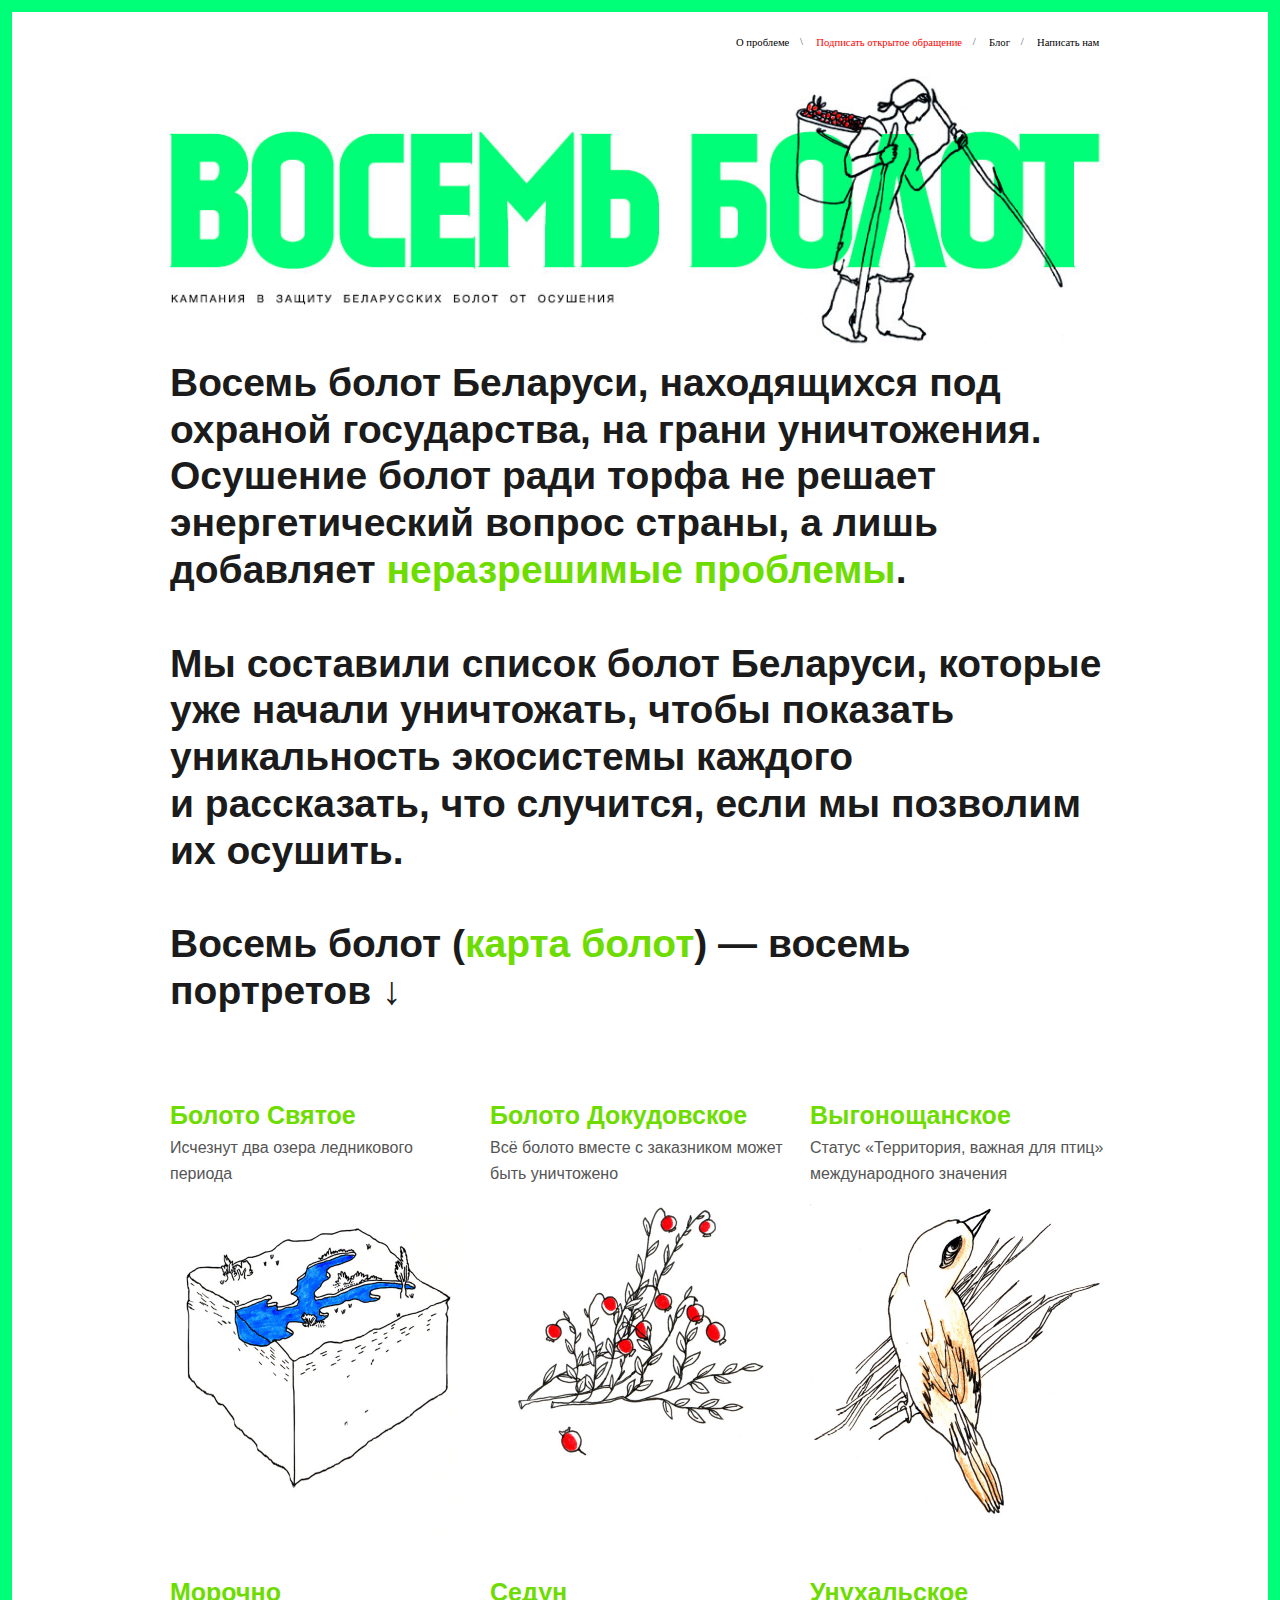
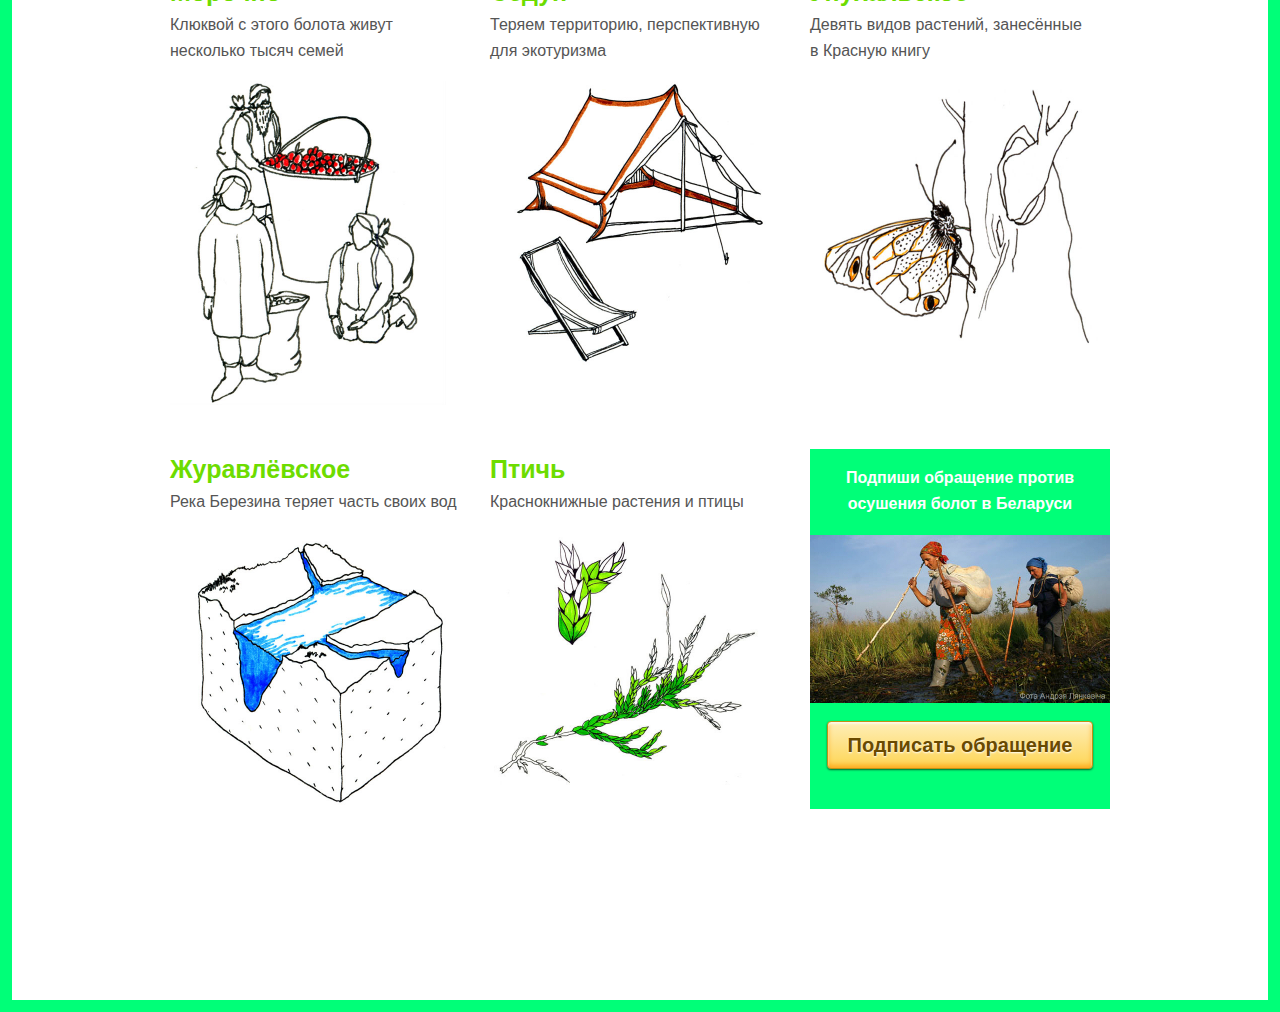
<file: index.html>
<!DOCTYPE html PUBLIC "-//W3C//DTD XHTML 1.0 Transitional//EN" "http://www.w3.org/TR/xhtml1/DTD/xhtml1-transitional.dtd">
<html xmlns:fb="http://ogp.me/ns/fb#">
<head>
  <meta http-equiv="Content-Type" content="text/html; charset=utf-8" />
  <meta name="description" content="Сайт о восьми болотах Беларуси, которые безосновательно находятся в планах по осушению и которые нужно сохранить этому вопреки." />
  <meta name="keywords" content="болота, безболот, Беларусь, экология, экодом, wetlands, Belarus, ecohome, greenbelarus, АПБ, bahna, bahna.land, торфодобыча, осушение болот в Беларуси, Лиштван, Иван Иванович, заказники, редкие виды, краснокнижные, животные, растения, водно-болотные, угодья, Постановление 794, природа Беларуси, дикая, реликтовые виды, Березина, неясыть, черный аист, камышевка" />
  <meta name="author" content="humans.txt">
  <!--Facebook Metadata /-->
	<meta property="og:image" content="http://eightwetlands.by/img/wetlib/2.jpg" />
	<meta property="og:title" content="Восемь болот Беларуси" />
	<meta property="og:url" content="http://eightwetlands.by/index.html" />
	<meta property="og:description" content="Восемь болот Беларуси, находящихся под охраной государства, на грани уничтожения. Осушение болот ради торфа не решает энергетический вопрос страны, а лишь добавляет неразрешимые проблемы." />
	
  <title>Восемь болот Беларуси</title>	  
  <link rel="shortcut icon" href="favicon.png" type="image/x-icon" />
  

  
  <!--Google+ Metadata /-->
	<meta itemprop="name" content="">
	<meta itemprop="description" content="">
	<meta itemprop="image" content="">

  <!-- Mobile viewport optimized: j.mp/bplateviewport -->
  <meta name="viewport" content="width=device-width,initial-scale=1">

  <!-- Place favicon.ico and apple-touch-icon.png in the root directory: mathiasbynens.be/notes/touch-icons -->

  <!-- CSS: implied media=all -->
  <!-- CSS concatenated and minified via ant build script-->
  <!-- <link rel="stylesheet" href="css/minified.css"> -->
  
  <!-- CSS imports non-minified for staging, minify before moving to production-->
  <link rel="stylesheet" href="css/imports.css">
  <!-- end CSS-->

  <!-- More ideas for your <head> here: h5bp.com/d/head-Tips -->

  <!-- All JavaScript at the bottom, except for Modernizr / Respond.
       Modernizr enables HTML5 elements & feature detects; Respond is a polyfill for min/max-width CSS3 Media Queries
       For optimal performance, use a custom Modernizr build: www.modernizr.com/download/ -->
  <script src="js/libs/modernizr-2.0.6.min.js"></script>

<!-- VK widget-->
<script type="text/javascript" src="//vk.com/js/api/openapi.js?75"></script>

<script type="text/javascript">
  VK.init({apiId: 3365099, onlyWidgets: true});
</script><!-- /VK widget-->

</head>

<body>
<!-- Facebook -->
<div id="fb-root"></div>
<script>(function(d, s, id) {
  var js, fjs = d.getElementsByTagName(s)[0];
  if (d.getElementById(id)) return;
  js = d.createElement(s); js.id = id;
  js.src = "//connect.facebook.net/en_US/all.js#xfbml=1";
  fjs.parentNode.insertBefore(js, fjs);
}(document, 'script', 'facebook-jssdk'));</script>
<!-- End Of Facebook -->

  <div class="container">
  
  	<div class="row">
	
		<div id="nav">
				<ul>
					<li><a href="http://bahna.land/o-nas/istorija/" title="Подробнее об осушении болот в Беларуси" class="black" target="_blank">О проблеме</a></li>\
					<li><a href="http://www.change.org/sohranim-belorusskie-bolota" title="Поддержите болота — оставьте свою подпись" target="_blank">Подписать открытое обращение</a></li>/
					<li><a href="http://bahna.land" title="Блог инициативы по защите болот от осушения" class="black" target="_blank">Блог</a></li>/
					<li><a href="mailto:bahna.land@gmail.com" title="Написать письмо" class="black">Написать нам</a></li>
				</ul>
		</div>
		
		
  	  <div class="twelve special head">
  	  	<h1><img src="img/wetlib/title.jpg" alt="Восемь болот"/><span style="display:none;">Восемь болот</span></h1>
  	  	<h2>Восемь болот Беларуси, находящихся под охраной государства, на грани уничтожения. Осушение болот ради торфа не решает энергетический вопрос страны, а лишь добавляет <a href="http://www.google.com/search?q=торфодобыча&hl=ru&client=safari&tbo=u&rls=en&tbm=isch&source=univ&sa=X&ei=_bPfUO2vL9DJswapv4DgDg&ved=0CGQQsAQ&biw=1113&bih=666#hl=ru&client=safari&tbo=d&rls=en&tbm=isch&sa=1&q=торфодобыча&oq=торфодобыча&gs_l=img.3...75720.75720.2.75908.1.1.0.0.0.0.0.0..0.0...0.0...1c.1.yiArtms-Oqg&bav=on.2,or.r_gc.r_pw.r_cp.r_qf.&bvm=bv.1355534169,d.Yms&fp=84786adb3fc91491&bpcl=40096503&biw=1113&bih=666">неразрешимые проблемы</a>. <br /><br />Мы составили список болот Беларуси, которые уже начали уничтожать, чтобы показать уникальность экосистемы каждого и&nbsp;рассказать, что случится, если мы позволим их осушить. <br /><br />Восемь болот (<a href="https://maps.google.ru/maps/ms?msid=213802908187187228107.0004cf9fbb428223717f8&msa=0&ll=53.501117,27.531738&spn=3.666226,8.481445">карта болот</a>) &mdash; восемь портретов &darr; </h2>
  	  </div>
  	</div>

    <div class="row">
    	<div class="four columns">
			<h4><a href="1-svyatoe.html">Болото Святое</a></h4>
			<p>Исчезнут два озера ледникового периода</p>
			<p><a href="1-svyatoe.html"><img src="img/wetlib/1.jpg" onMouseOver="this.src='img/wetlib/1_hover.jpg'" onMouseOut="this.src='img/wetlib/1.jpg'"/></a></p>
    	</div>
    	<div class="four columns">
			<h4><a href="2-dokudovskoe.html">Болото Докудовское</a></h4>
			<p>Всё болото вместе с заказником может быть уничтожено</p>
			<p><a href="2-dokudovskoe.html"><img src="img/wetlib/2.jpg" onMouseOver="this.src='img/wetlib/2_hover.jpg'" onMouseOut="this.src='img/wetlib/2.jpg'"/></a></p>
    	</div>
    	<div class="four columns">
			<h4><a href="3-vygonowanskoe.html">Выгонощанское</a></h4>
			<p>Cтатус «Территория, важная для птиц» международного значения</p>
			<p><a href="3-vygonowanskoe.html"><img src="img/wetlib/3.jpg" onMouseOver="this.src='img/wetlib/3_hover.jpg'" onMouseOut="this.src='img/wetlib/3.jpg'"/></a></p>
    	</div>
    </div>

	<div class="row">
    	<div class="four columns">
			<h4><a href="4-morocno.html">Морочно</a></h4>
			<p>Клюквой с этого болота живут несколько тысяч семей</p>
			<p><a href="4-morocno.html"><img src="img/wetlib/4.jpg" onMouseOver="this.src='img/wetlib/4_hover.jpg'" onMouseOut="this.src='img/wetlib/4.jpg'"/></a></p>
    	</div>
    	<div class="four columns">
			<h4><a href="5-sedun.html">Седун</a></h4>
			<p>Теряем территорию, перспективную для экотуризма</p>
			<p><a href="5-sedun.html"><img src="img/wetlib/5.jpg" onMouseOver="this.src='img/wetlib/5_hover.jpg'" onMouseOut="this.src='img/wetlib/5.jpg'"/></a></p>
    	</div>
    	<div class="four columns">
			<h4><a href="6-unuhalskoe.html">Унухальское</a></h4>
			<p>Девять видов растений, занесённые в&nbsp;Красную книгу</p>
			<p><a href="6-unuhalskoe.html"><img src="img/wetlib/6.jpg" onMouseOver="this.src='img/wetlib/6_hover.jpg'" onMouseOut="this.src='img/wetlib/6.jpg'"/></a></p>
    	</div>
    </div>

	<div class="row">
    	<div class="four columns">
			<h4><a href="7-zuravlevskoe.html">Журавлёвское</a></h4>
			<p>Река Березина теряет часть своих вод</p>
			<p><a href="7-zuravlevskoe.html"><img src="img/wetlib/7.jpg" onMouseOver="this.src='img/wetlib/7_hover.jpg'" onMouseOut="this.src='img/wetlib/7.jpg'"/></a></p>
    	</div>
    	<div class="four columns">
			<h4><a href="8-ptic.html">Птичь</a></h4>
			<p>Краснокнижные растения и птицы</p>
			<p><a href="8-ptic.html"><img src="img/wetlib/8.jpg" onMouseOver="this.src='img/wetlib/8_hover.jpg'" onMouseOut="this.src='img/wetlib/8.jpg'"/></a></p>
    	</div>
    	<div class="four columns" style="background: #00ff78; color: white; font-weight: bold; height: 360px; padding: 0em; text-align: center;">
			<p style="padding:1em 1em 0 1em;">Подпиши обращение против осушения болот в Беларуси</p>
			<p><a href="http://www.change.org/sohranim-belorusskie-bolota" target="_blank"><img src="img/wetlib/9.jpg"/></a></p>
			<p class="btn tertiary"><a href="http://www.change.org/sohranim-belorusskie-bolota" target="_blank">Подписать обращение</a></p>
    	</div>
    </div>
	</div>




  	<div class="row" style="margin-bottom: 3em;">
	    <div class="twelve columns">
	    	<div class="fb_share"><fb:like href="http://eightwetlands.by" send="true" width="450" show_faces="true"></fb:like></div><br /><br />
			
			<div id="vk_like"></div>
			<script type="text/javascript">
			VK.Widgets.Like("vk_like", {type: "button", verb: 1});
			</script>
	    </div>
    </div>

		

  </div> <!--! end of #container -->

  <!-- JavaScript at the bottom for fast page loading -->

  <!-- Grab Google CDN's jQuery, with a protocol relative URL; fall back to local if offline -->
  <script src="http://ajax.googleapis.com/ajax/libs/jquery/1.7.2/jquery.min.js"></script>
  <script>window.jQuery || document.write('<script src="js/libs/jquery-1.7.2.min.js"><\/script>')</script>

  <script src="js/libs/gumby.min.js"></script>
  <script src="js/plugins.js"></script>
  <script src="js/main.js"></script>
  <!-- end scripts-->


  <!-- Prompt IE 6 users to install Chrome Frame. We suggest that you not support IE 6.
       chromium.org/developers/how-tos/chrome-frame-getting-started -->
  <!--[if lt IE 7 ]>
    <script src="//ajax.googleapis.com/ajax/libs/chrome-frame/1.0.3/CFInstall.min.js"></script>
    <script>window.attachEvent('onload',function(){CFInstall.check({mode:'overlay'})})</script>
  <![endif]-->
  
  <!-- Social Widget Rendering Javascript /-->
  <script src="http://platform.twitter.com/widgets.js"></script>
  <script src="http://connect.facebook.net/en_US/all.js#xfbml=1"></script>
  <script type="text/javascript">
    (function() {
      var po = document.createElement('script'); po.type = 'text/javascript'; po.async = true;
      po.src = 'https://apis.google.com/js/plusone.js';
      var s = document.getElementsByTagName('script')[0]; s.parentNode.insertBefore(po, s);
    })();
  </script>
  <!-- End Social Widget Rendering Javascript /-->

  <!-- Google Analytics-->
<script type="text/javascript">

  var _gaq = _gaq || [];
  _gaq.push(['_setAccount', 'UA-37694125-1']);
  _gaq.push(['_trackPageview']);

  (function() {
    var ga = document.createElement('script'); ga.type = 'text/javascript'; ga.async = true;
    ga.src = ('https:' == document.location.protocol ? 'https://ssl' : 'http://www') + '.google-analytics.com/ga.js';
    var s = document.getElementsByTagName('script')[0]; s.parentNode.insertBefore(ga, s);
  })();

</script>
 <!-- End of Google Analytics-->

<!-- VK widget-->
<!-- /VK widget-->



</body>
</html>
</file>
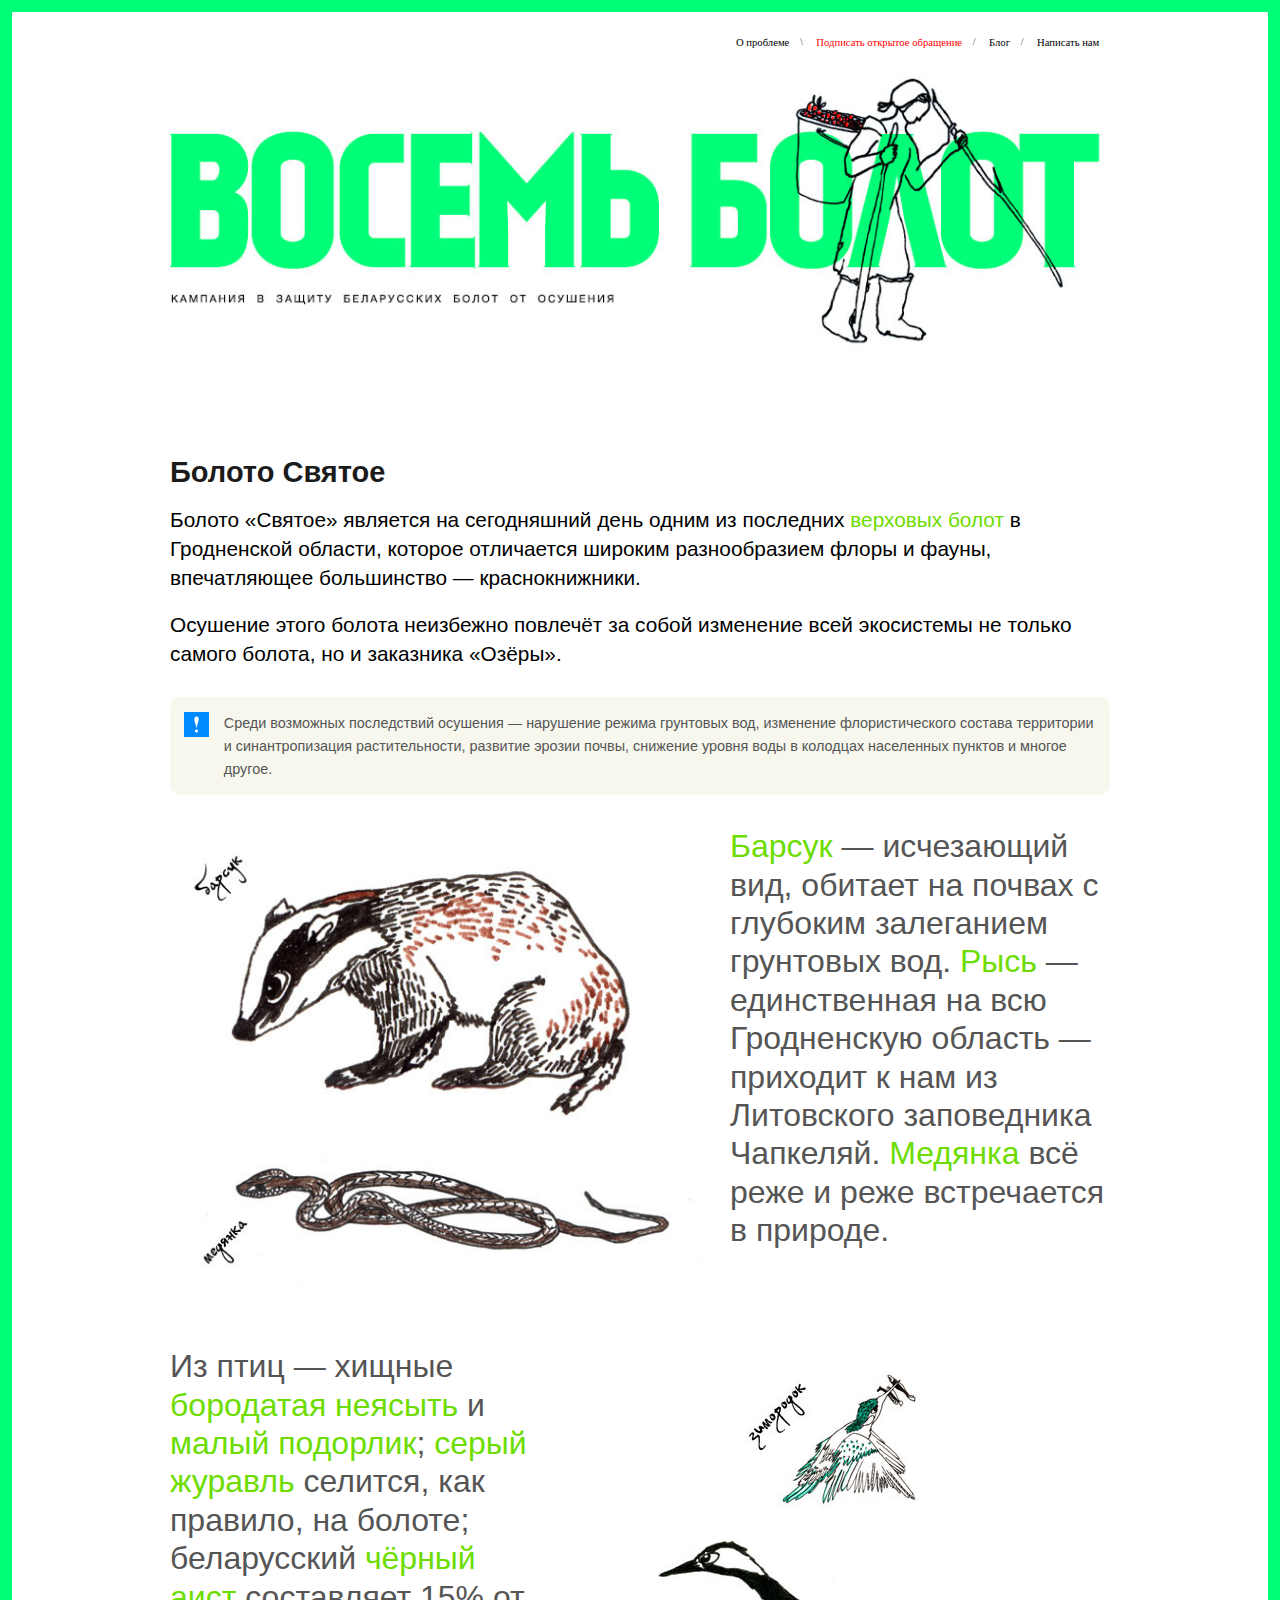
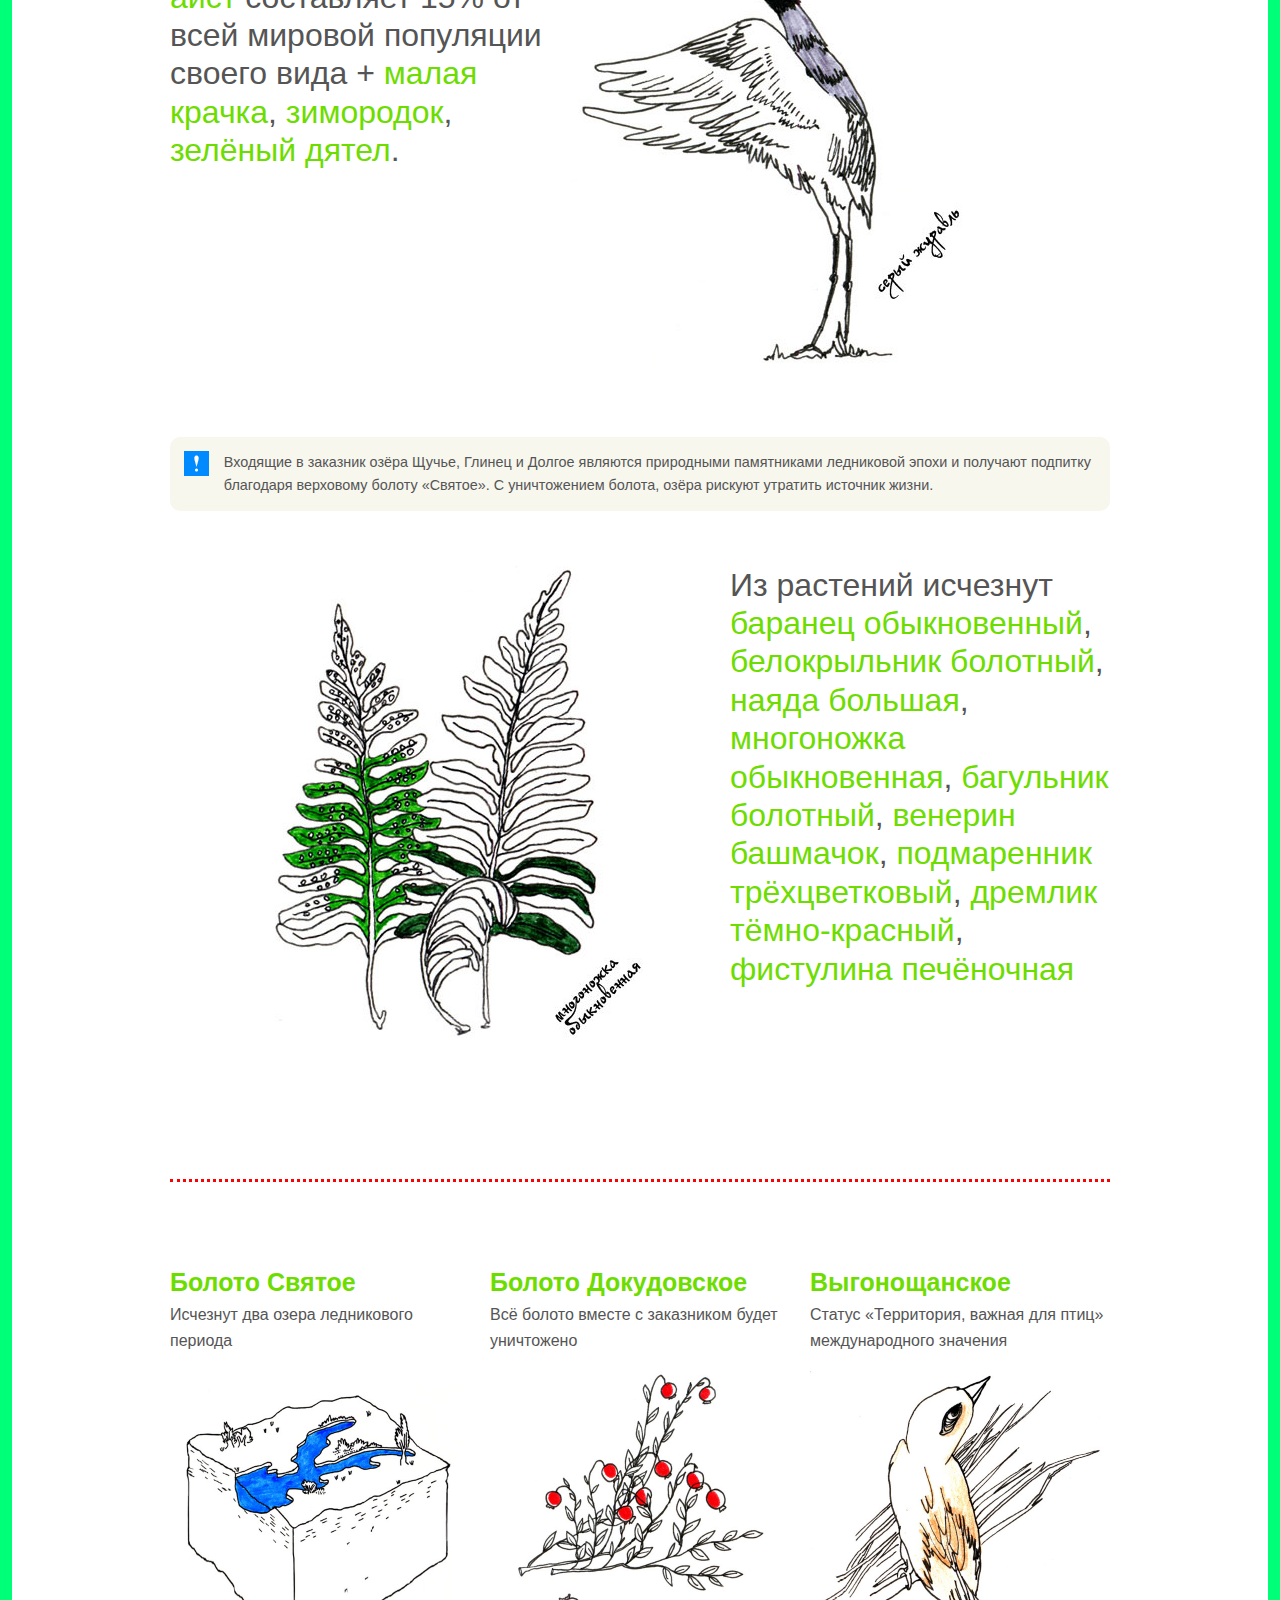
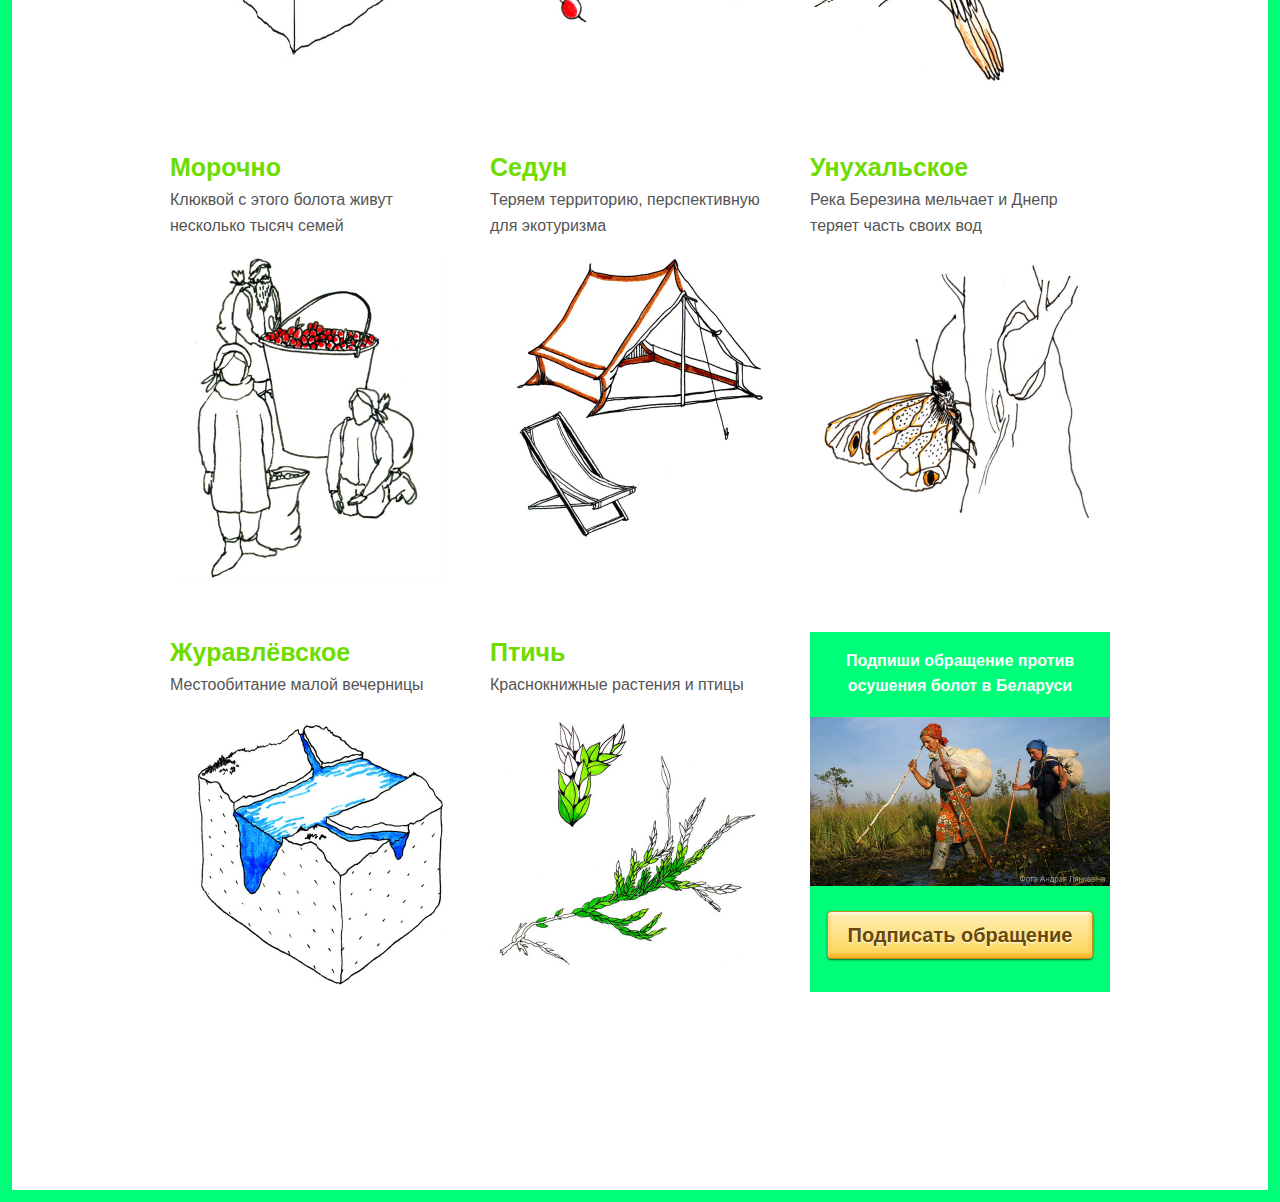
<file: 1-svyatoe.html>
<!doctype html>
<!-- paulirish.com/2008/conditional-stylesheets-vs-css-hacks-answer-neither/ -->
<!--[if lt IE 7]> <html class="no-js ie6 oldie" lang="en"> <![endif]-->
<!--[if IE 7]>    <html class="no-js ie7 oldie" lang="en"> <![endif]-->
<!--[if IE 8]>    <html class="no-js ie8 oldie" lang="en"> <![endif]-->
<!--[if IE 9]>    <html class="no-js ie9" lang="en" itemscope itemtype="http://schema.org/Product"> <![endif]-->
<!-- Consider adding an manifest.appcache: h5bp.com/d/Offline -->
<!--[if gt IE 9]><!--> <html class="no-js" lang="en" itemscope itemtype="http://schema.org/Product"> <!--<![endif]-->
<head>
  <meta charset="utf-8">

  <!-- Use the .htaccess and remove these lines to avoid edge case issues.
       More info: h5bp.com/b/378 -->
  <meta http-equiv="X-UA-Compatible" content="IE=edge,chrome=1">

  <title>Болото Святое</title>
  <meta name="description" content="" />
  <meta name="keywords" content="" />
  <meta name="author" content="humans.txt">
  
  <link rel="shortcut icon" href="favicon.png" type="image/x-icon" />
  
  <!--Facebook Metadata /-->
  <meta property="fb:page_id" content="" />
	<meta property="og:image" content="" />
	<meta property="og:description" content=""/>
	<meta property="og:title" content=""/>
  
  <!--Google+ Metadata /-->
	<meta itemprop="name" content="">
	<meta itemprop="description" content="">
	<meta itemprop="image" content="">

  <!-- Mobile viewport optimized: j.mp/bplateviewport -->
  <meta name="viewport" content="width=device-width,initial-scale=1">

  <!-- Place favicon.ico and apple-touch-icon.png in the root directory: mathiasbynens.be/notes/touch-icons -->

  <!-- CSS: implied media=all -->
  <!-- CSS concatenated and minified via ant build script-->
  <!-- <link rel="stylesheet" href="css/minified.css"> -->
  
  <!-- CSS imports non-minified for staging, minify before moving to production-->
  <link rel="stylesheet" href="css/imports.css">
  <!-- end CSS-->

  <!-- More ideas for your <head> here: h5bp.com/d/head-Tips -->

  <!-- All JavaScript at the bottom, except for Modernizr / Respond.
       Modernizr enables HTML5 elements & feature detects; Respond is a polyfill for min/max-width CSS3 Media Queries
       For optimal performance, use a custom Modernizr build: www.modernizr.com/download/ -->
  <script src="js/libs/modernizr-2.0.6.min.js"></script>

<!-- VK widget-->
<script type="text/javascript" src="//vk.com/js/api/openapi.js?75"></script>

<script type="text/javascript">
  VK.init({apiId: 3365099, onlyWidgets: true});
</script><!-- /VK widget-->

</head>

<body>

  <div class="container">

  	<div class="row">

		<div id="nav">
				<ul>
					<li><a href="http://bahna.land/o-nas/istorija/" title="Подробнее об осушении болот в Беларуси" class="black" target="_blank">О проблеме</a></li>\
					<li><a href="http://www.change.org/sohranim-belorusskie-bolota" title="Поддержите болота — оставьте свою подпись" target="_blank">Подписать открытое обращение</a></li>/
					<li><a href="http://bahna.land" title="Блог инициативы по защите болот от осушения" class="black" target="_blank">Блог</a></li>/
					<li><a href="mailto:bahna.land@gmail.com" title="Написать письмо" class="black">Написать нам</a></li>
				</ul>
		</div>

  	  <div class="twelve special head">
  	  	<h1><a href="index.html" title="Вернуться на главную"><img src="img/wetlib/title.jpg" alt="Восемь болот"/><span style="display:none;">Восемь болот</span></a></h1>
  	  </div>
  	</div>

  	<div class="row">
	    <div class="twelve columns post">
	    	<h3>Болото Святое</h3>
			<p class="lead">Болото «Святое» является на сегодняшний день одним из последних <a href="http://bezbolot.net/2012/02/10/эволюция-болота/attachment/112/">верховых болот</a> в Гродненской области, которое отличается широким разнообразием флоры и фауны, впечатляющее большинство &mdash; краснокнижники.</p>
            <p class="lead">Осушение этого болота неизбежно повлечёт за собой изменение всей экосистемы не только самого болота, но и заказника «Озёры».</p>
            <p class="info"><img src="img/wetlib/info-sign.png" class="sign" width="25"/>Среди возможных последствий осушения &mdash; нарушение режима грунтовых вод, изменение флористического состава территории и синантропизация растительности, развитие эрозии почвы, снижение уровня воды в колодцах населенных пунктов и многое другое.</p>
     

			<!-- start table -->
            
    <div class="row" style="margin-top: 2em;">
    	<div class="seven columns">
    		<p style="text-align: right;"><img src="img/1/animals.jpg"></p>
    	</div>
      <div class="five columns">
      	<p style="font-size: 200%; line-height: 1.2em;"><a href="http://redbook.minpriroda.by/animalsinfo.html?id=16">Барсук</a> — исчезающий вид, обитает на почвах с глубоким залеганием грунтовых вод. <a href="http://redbook.minpriroda.by/animalsinfo.html?id=14">Рысь</a> — единственная на всю Гродненскую область — приходит к нам из Литовского заповедника Чапкеляй. <a href="http://redbook.minpriroda.by/animalsinfo.html?id=93">Медянка</a> всё реже и реже встречается в природе. </p>
      </div>
    </div>    
    
    <div class="row" style="margin-top: 2em;">
    	<div class="five columns">
    	<p style="font-size: 200%; line-height: 1.2em;">Из птиц &mdash; хищные <a href="http://redbook.minpriroda.by/animalsinfo.html?id=74">бородатая неясыть</a> и <a href="http://redbook.minpriroda.by/animalsinfo.html?id=37">малый подорлик</a>; <a href="http://redbook.minpriroda.by/animalsinfo.html?id=50">серый журавль</a> селится, как правило, на болоте; беларусский <a href="http://redbook.minpriroda.by/animalsinfo.html?id=24">чёрный аист</a> составляет 15% от всей мировой популяции своего вида + <a href="http://redbook.minpriroda.by/animalsinfo.html?id=66">малая крачка</a>, <a href="http://redbook.minpriroda.by/animalsinfo.html?id=76">зимородок</a>, <a href="http://redbook.minpriroda.by/animalsinfo.html?id=79">зелёный дятел</a>.</p>	
    	</div>
      <div class="seven columns">     	
        <p style="text-align: left;"><img src="img/1/birds.jpg"></p>
      </div>
    </div>                


				<div class="row table">

			      <div class="twelve columns">
			      	<p class="info"><img src="img/wetlib/info-sign.png" class="sign" width="25"/>Входящие в заказник озёра Щучье, Глинец и Долгое являются природными памятниками ледниковой эпохи и получают подпитку благодаря верховому болоту «Святое». С уничтожением болота, озёра рискуют утратить источник жизни.</p>
			      </div>
			
			    </div>

            
    <div class="row" style="margin-top: 2em;">
    	<div class="seven columns">
    		<p style="text-align: right;"><img src="img/1/plants.jpg"></p>
    	</div>
      <div class="five columns">
      	<p style="font-size: 200%; line-height: 1.2em;">Из растений исчезнут <a href="http://redbook.minpriroda.by/plantsinfo.html?id=2">баранец обыкновенный</a>, <a href="http://ru.wikipedia.org/wiki/Белокрыльник">белокрыльник болотный</a>, <a href="http://redbook.minpriroda.by/plantsinfo.html?id=120">наяда большая</a>, <a href="http://redbook.minpriroda.by/plantsinfo.html?id=10">многоножка обыкновенная</a>, <a href="http://ru.wikipedia.org/wiki/Багульник_болотный">багульник болотный</a>, <a href="http://redbook.minpriroda.by/plantsinfo.html?id=131">венерин башмачок</a>, <a href="http://redbook.minpriroda.by/plantsinfo.html?id=84">подмаренник трёхцветковый</a>, <a href="http://redbook.minpriroda.by/plantsinfo.html?id=132">дремлик тёмно-красный</a>, <a href="http://redbook.minpriroda.by/plantsinfo.html?id=261">фистулина печёночная</a>
</p>
      </div>
    </div>              
            
            
            

			<!-- end of table-->
			
			
	    </div>
    </div>

<!-- Paste content from index.html here -->

 <div class="row">
 	<div class="four columns">
			<h4><a href="1-svyatoe.html">Болото Святое</a></h4>
			<p>Исчезнут два озера ледникового периода</p>
			<p><a href="1-svyatoe.html"><img src="img/wetlib/1.jpg" onMouseOver="this.src='img/wetlib/1_hover.jpg'" onMouseOut="this.src='img/wetlib/1.jpg'"/></a></p>
 	</div>
 	<div class="four columns">
			<h4><a href="2-dokudovskoe.html">Болото Докудовское</a></h4>
			<p>Всё болото вместе с заказником будет уничтожено</p>
			<p><a href="2-dokudovskoe.html"><img src="img/wetlib/2.jpg" onMouseOver="this.src='img/wetlib/2_hover.jpg'" onMouseOut="this.src='img/wetlib/2.jpg'"/></a></p>
 	</div>
 	<div class="four columns">
			<h4><a href="3-vygonowanskoe.html">Выгонощанское</a></h4>
			<p>Cтатус «Территория, важная для птиц» международного значения</p>
			<p><a href="3-vygonowanskoe.html"><img src="img/wetlib/3.jpg" onMouseOver="this.src='img/wetlib/3_hover.jpg'" onMouseOut="this.src='img/wetlib/3.jpg'"/></a></p>
 	</div>
 </div>

	<div class="row">
 	<div class="four columns">
			<h4><a href="4-morocno.html">Морочно</a></h4>
			<p>Клюквой с этого болота живут несколько тысяч семей</p>
			<p><a href="4-morocno.html"><img src="img/wetlib/4.jpg" onMouseOver="this.src='img/wetlib/4_hover.jpg'" onMouseOut="this.src='img/wetlib/4.jpg'"/></a></p>
 	</div>
 	<div class="four columns">
			<h4><a href="5-sedun.html">Седун</a></h4>
			<p>Теряем территорию, перспективную для экотуризма</p>
			<p><a href="5-sedun.html"><img src="img/wetlib/5.jpg" onMouseOver="this.src='img/wetlib/5_hover.jpg'" onMouseOut="this.src='img/wetlib/5.jpg'"/></a></p>
 	</div>
 	<div class="four columns">
			<h4><a href="6-unuhalskoe.html">Унухальское</a></h4>
			<p>Река Березина мельчает и Днепр теряет часть своих вод</p>
			<p><a href="6-unuhalskoe.html"><img src="img/wetlib/6.jpg" onMouseOver="this.src='img/wetlib/6_hover.jpg'" onMouseOut="this.src='img/wetlib/6.jpg'"/></a></p>
 	</div>
 </div>

	<div class="row">
 	<div class="four columns">
			<h4><a href="7-zuravlevskoe.html">Журавлёвское</a></h4>
			<p>Местообитание малой вечерницы</p>
			<p><a href="7-zuravlevskoe.html"><img src="img/wetlib/7.jpg" onMouseOver="this.src='img/wetlib/7_hover.jpg'" onMouseOut="this.src='img/wetlib/7.jpg'"/></a></p>
 	</div>
 	<div class="four columns">
			<h4><a href="8-ptic.html">Птичь</a></h4>
			<p>Краснокнижные растения и птицы</p>
			<p><a href="8-ptic.html"><img src="img/wetlib/8.jpg" onMouseOver="this.src='img/wetlib/8_hover.jpg'" onMouseOut="this.src='img/wetlib/8.jpg'"/></a></p>
 	</div>
	<div class="four columns" style="background: #00ff78; color: white; font-weight: bold; height: 360px; padding: 0em; text-align: center;">
		<p style="padding:1em 1em 0 1em;">Подпиши обращение против осушения болот в Беларуси</p>
		<p><a href="http://www.change.org/sohranim-belorusskie-bolota" target="_blank"><img src="img/wetlib/9.jpg"/></a></p>
		<p class="btn tertiary"><a href="http://www.change.org/sohranim-belorusskie-bolota" target="_blank">Подписать обращение</a></p>
	</div>
 </div>

	<div class="row" style="margin-bottom: 3em;">
	    <div class="twelve columns">
	    	<div class="fb-like" data-href="http://eightwetlands.by/" data-send="true" data-width="450" data-show-faces="true" data-font="lucida grande"></div><br /><br />
			<div id="vk_like"></div>
			<script type="text/javascript">
			VK.Widgets.Like("vk_like", {type: "button", verb: 1});
			</script>
	    </div>
 </div>



  </div> <!--! end of #container -->

  <!-- JavaScript at the bottom for fast page loading -->

  <!-- Grab Google CDN's jQuery, with a protocol relative URL; fall back to local if offline -->
  <script src="http://ajax.googleapis.com/ajax/libs/jquery/1.7.2/jquery.min.js"></script>
  <script>window.jQuery || document.write('<script src="js/libs/jquery-1.7.2.min.js"><\/script>')</script>

  <script src="js/libs/gumby.min.js"></script>
  <script src="js/plugins.js"></script>
  <script src="js/main.js"></script>
  <!-- end scripts-->


  <!-- Prompt IE 6 users to install Chrome Frame. We suggest that you not support IE 6.
       chromium.org/developers/how-tos/chrome-frame-getting-started -->
  <!--[if lt IE 7 ]>
    <script src="//ajax.googleapis.com/ajax/libs/chrome-frame/1.0.3/CFInstall.min.js"></script>
    <script>window.attachEvent('onload',function(){CFInstall.check({mode:'overlay'})})</script>
  <![endif]-->
  
  <!-- Social Widget Rendering Javascript /-->
  <script src="http://platform.twitter.com/widgets.js"></script>
  <script src="http://connect.facebook.net/en_US/all.js#xfbml=1"></script>
  <script type="text/javascript">
    (function() {
      var po = document.createElement('script'); po.type = 'text/javascript'; po.async = true;
      po.src = 'https://apis.google.com/js/plusone.js';
      var s = document.getElementsByTagName('script')[0]; s.parentNode.insertBefore(po, s);
    })();
  </script>
  <!-- End Social Widget Rendering Javascript /-->

  <!-- Google Analytics-->
<script type="text/javascript">

  var _gaq = _gaq || [];
  _gaq.push(['_setAccount', 'UA-37694125-1']);
  _gaq.push(['_trackPageview']);

  (function() {
    var ga = document.createElement('script'); ga.type = 'text/javascript'; ga.async = true;
    ga.src = ('https:' == document.location.protocol ? 'https://ssl' : 'http://www') + '.google-analytics.com/ga.js';
    var s = document.getElementsByTagName('script')[0]; s.parentNode.insertBefore(ga, s);
  })();

</script>
 <!-- End of Google Analytics-->
</body>
</html>
</file>
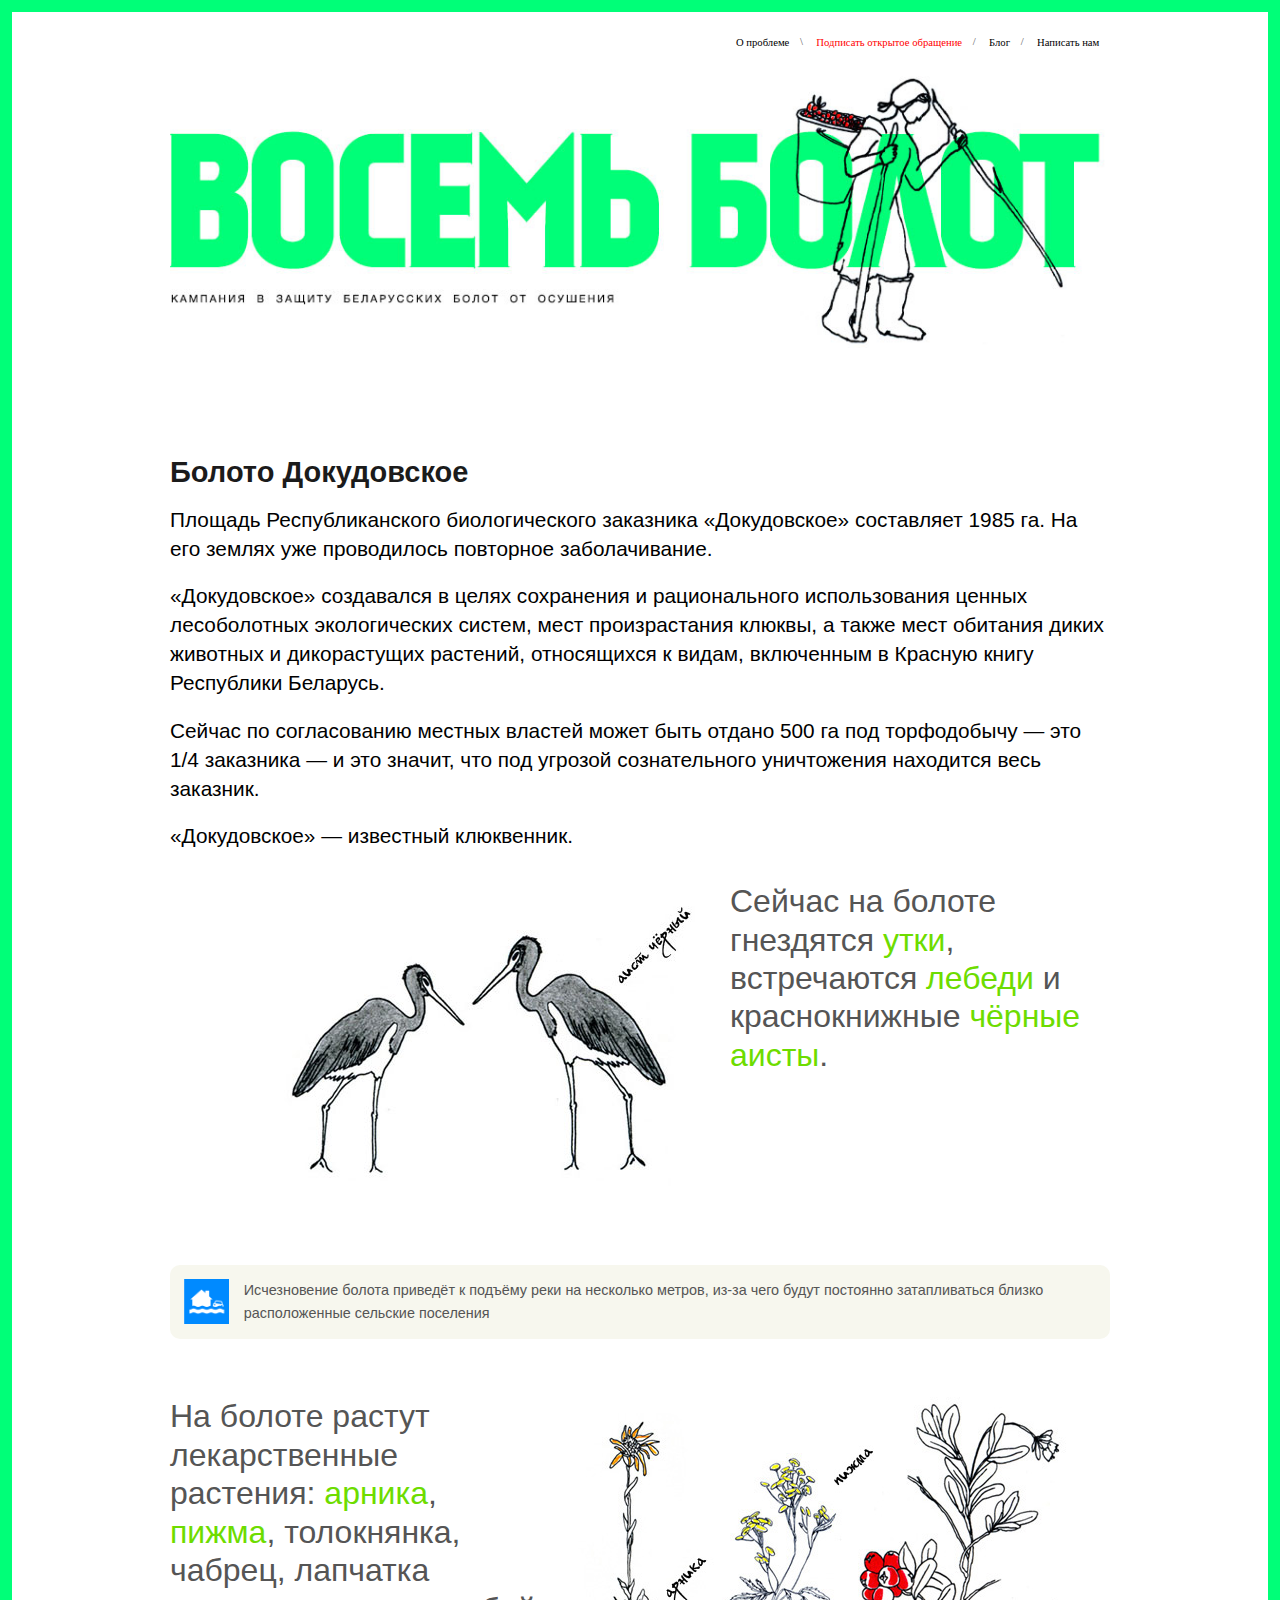
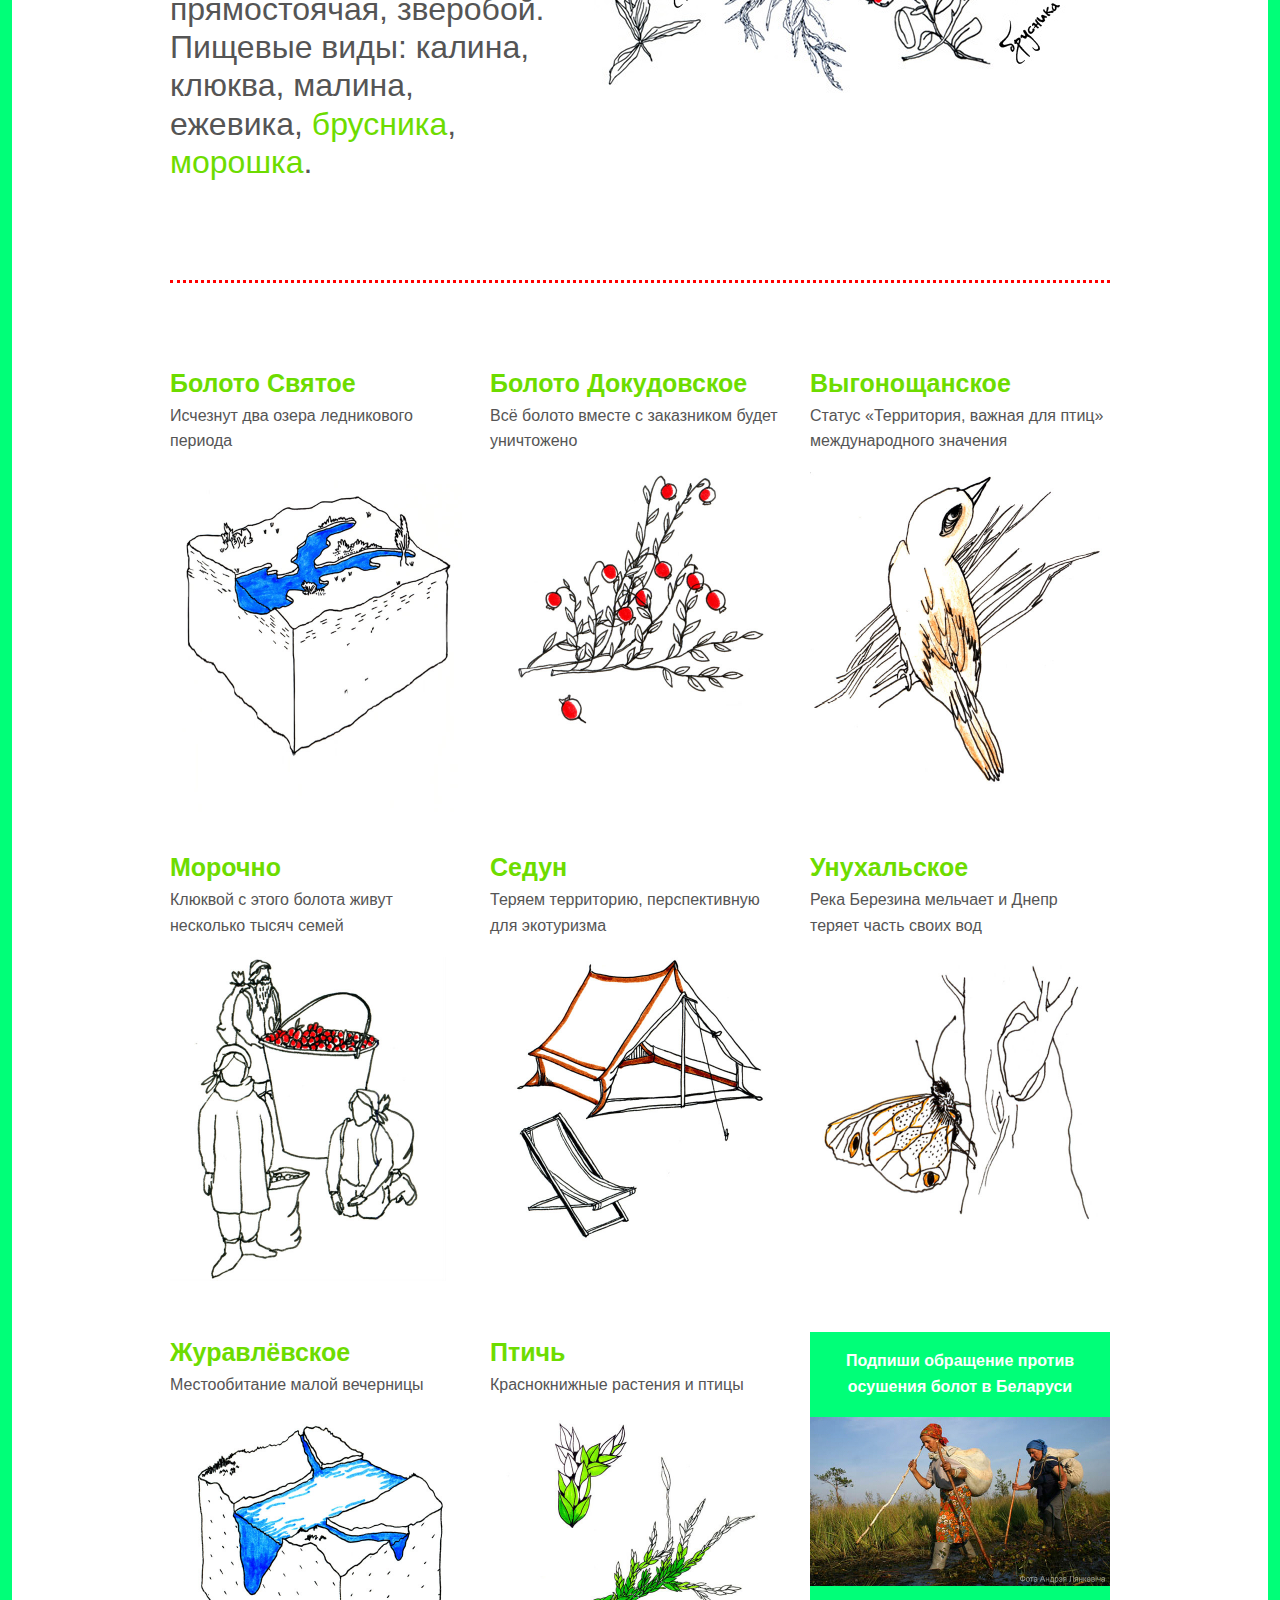
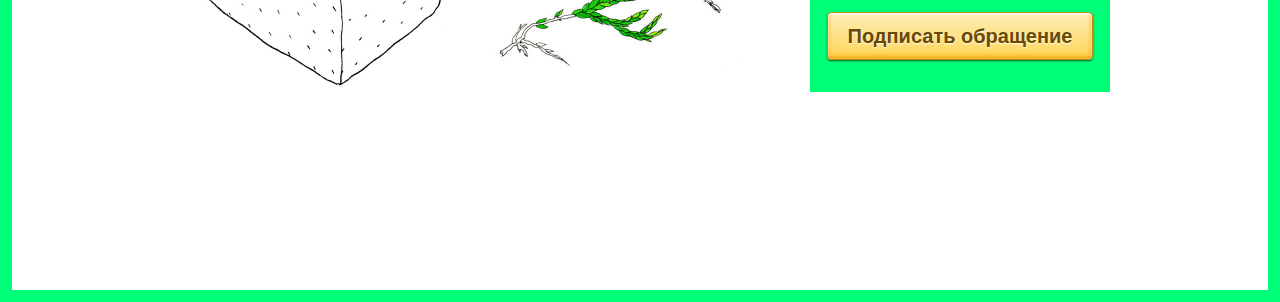
<file: 2-dokudovskoe.html>
<!doctype html>
<!-- paulirish.com/2008/conditional-stylesheets-vs-css-hacks-answer-neither/ -->
<!--[if lt IE 7]> <html class="no-js ie6 oldie" lang="en"> <![endif]-->
<!--[if IE 7]>    <html class="no-js ie7 oldie" lang="en"> <![endif]-->
<!--[if IE 8]>    <html class="no-js ie8 oldie" lang="en"> <![endif]-->
<!--[if IE 9]>    <html class="no-js ie9" lang="en" itemscope itemtype="http://schema.org/Product"> <![endif]-->
<!-- Consider adding an manifest.appcache: h5bp.com/d/Offline -->
<!--[if gt IE 9]><!--> <html class="no-js" lang="en" itemscope itemtype="http://schema.org/Product"> <!--<![endif]-->
<head>
  <meta charset="utf-8">

  <!-- Use the .htaccess and remove these lines to avoid edge case issues.
       More info: h5bp.com/b/378 -->
  <meta http-equiv="X-UA-Compatible" content="IE=edge,chrome=1">

  <title>Болото Докудовское</title>
  <meta name="description" content="" />
  <meta name="keywords" content="" />
  <meta name="author" content="humans.txt">
  
  <link rel="shortcut icon" href="favicon.png" type="image/x-icon" />
  
  <!--Facebook Metadata /-->
  <meta property="fb:page_id" content="" />
	<meta property="og:image" content="" />
	<meta property="og:description" content=""/>
	<meta property="og:title" content=""/>
  
  <!--Google+ Metadata /-->
	<meta itemprop="name" content="">
	<meta itemprop="description" content="">
	<meta itemprop="image" content="">

  <!-- Mobile viewport optimized: j.mp/bplateviewport -->
  <meta name="viewport" content="width=device-width,initial-scale=1">

  <!-- Place favicon.ico and apple-touch-icon.png in the root directory: mathiasbynens.be/notes/touch-icons -->

  <!-- CSS: implied media=all -->
  <!-- CSS concatenated and minified via ant build script-->
  <!-- <link rel="stylesheet" href="css/minified.css"> -->
  
  <!-- CSS imports non-minified for staging, minify before moving to production-->
  <link rel="stylesheet" href="css/imports.css">
  <!-- end CSS-->

  <!-- More ideas for your <head> here: h5bp.com/d/head-Tips -->

  <!-- All JavaScript at the bottom, except for Modernizr / Respond.
       Modernizr enables HTML5 elements & feature detects; Respond is a polyfill for min/max-width CSS3 Media Queries
       For optimal performance, use a custom Modernizr build: www.modernizr.com/download/ -->
  <script src="js/libs/modernizr-2.0.6.min.js"></script>
<!-- VK widget-->
<script type="text/javascript" src="//vk.com/js/api/openapi.js?75"></script>

<script type="text/javascript">
  VK.init({apiId: 3365099, onlyWidgets: true});
</script><!-- /VK widget-->

</head>

<body>

  <div class="container">

  	<div class="row">

		<div id="nav">
				<ul>
					<li><a href="http://bahna.land/o-nas/istorija/" title="Подробнее об осушении болот в Беларуси" class="black" target="_blank">О проблеме</a></li>\
					<li><a href="http://www.change.org/sohranim-belorusskie-bolota" title="Поддержите болота — оставьте свою подпись" target="_blank">Подписать открытое обращение</a></li>/
					<li><a href="http://bahna.land" title="Блог инициативы по защите болот от осушения" class="black" target="_blank">Блог</a></li>/
					<li><a href="mailto:bahna.land@gmail.com" title="Написать письмо" class="black">Написать нам</a></li>
				</ul>
		</div>


  	  <div class="twelve special head">
  	  	<h1><a href="index.html" title="Вернуться на главную"><img src="img/wetlib/title.jpg" alt="Восемь болот"/><span style="display:none;">Восемь болот</span></a></h1>
  	  </div>
  	</div>

  	<div class="row">
	    <div class="twelve columns post">
	    	<h3>Болото Докудовское</h3>
			<p class="lead">Площадь Республиканского биологического заказника «Докудовское» составляет 1985 га. На его землях уже проводилось повторное заболачивание. </p>
<p class="lead">«Докудовское» создавался в целях сохранения и рационального использования ценных лесоболотных экологических систем, мест произрастания клюквы, а также мест обитания диких животных и дикорастущих растений, относящихся к видам, включенным в Красную книгу Республики Беларусь.</p>
<p class="lead">Сейчас по согласованию местных властей может быть отдано 500 га под торфодобычу &mdash; это 1/4 заказника &mdash; и это значит, что под угрозой сознательного уничтожения находится весь заказник.</p>
<p class="lead">«Докудовское» &mdash; известный клюквенник. </p>
	
			<!-- start table -->

                
                
                
    <div class="row" style="margin-top: 2em;">
    	<div class="seven columns">
    		<p style="text-align: right;"><img src="img/2/aist.jpg"></p>
    	</div>
      <div class="five columns">
      	<p style="font-size: 200%; line-height: 1.2em;">Сейчас на болоте гнездятся <a href="http://ru.wikipedia.org/wiki/Утки" title="wikipedia">утки</a>, встречаются <a href="http://ru.wikipedia.org/wiki/Лебеди">лебеди</a> и краснокнижные <a href="http://redbook.minpriroda.by/animalsinfo.html?id=24">чёрные аисты</a>.</p>
      </div>
    </div>    
 
     <div class="row" style="margin-top: 1em;">	
     	<div class="twelve columns">	
    <p class="info"><img src="img/wetlib/flood-sign.png" class="sign" width="45" />Исчезновение болота приведёт к подъёму реки на несколько метров, из-за чего будут постоянно затапливаться близко расположенные сельские поселения</p> 
    	</div>  
    </div>      
 
    
    <div class="row" style="margin-top: 1em;">
    	<div class="five columns">
    	<p style="font-size: 200%; line-height: 1.2em;">На болоте растут лекарственные растения: <a href="http://ru.wikipedia.org/wiki/Арника">арника</a>, <a href="http://ru.wikipedia.org/wiki/Пижма">пижма</a>, толокнянка, чабрец, лапчатка прямостоячая, зверобой. Пищевые виды: калина, клюква, малина, ежевика, <a href="http://ru.wikipedia.org/wiki/Брусника">брусника</a>, <a href="http://redbook.minpriroda.by/plantsinfo.html?id=56">морошка</a>. </p>	
    	</div>
      <div class="seven columns">     	
        <p style="text-align: left;"><img src="img/2/veget.jpg"></p>
      </div>
    </div>  
    
     
                

			<!-- end of table-->
			
			
	    </div>
    </div>

<!-- Paste content from index.html here -->

<div class="row">
	<div class="four columns">
		<h4><a href="1-svyatoe.html">Болото Святое</a></h4>
		<p>Исчезнут два озера ледникового периода</p>
		<p><a href="1-svyatoe.html"><img src="img/wetlib/1.jpg" onMouseOver="this.src='img/wetlib/1_hover.jpg'" onMouseOut="this.src='img/wetlib/1.jpg'"/></a></p>
	</div>
	<div class="four columns">
		<h4><a href="2-dokudovskoe.html">Болото Докудовское</a></h4>
		<p>Всё болото вместе с заказником будет уничтожено</p>
		<p><a href="2-dokudovskoe.html"><img src="img/wetlib/2.jpg" onMouseOver="this.src='img/wetlib/2_hover.jpg'" onMouseOut="this.src='img/wetlib/2.jpg'"/></a></p>
	</div>
	<div class="four columns">
		<h4><a href="3-vygonowanskoe.html">Выгонощанское</a></h4>
		<p>Cтатус «Территория, важная для птиц» международного значения</p>
		<p><a href="3-vygonowanskoe.html"><img src="img/wetlib/3.jpg" onMouseOver="this.src='img/wetlib/3_hover.jpg'" onMouseOut="this.src='img/wetlib/3.jpg'"/></a></p>
	</div>
</div>

<div class="row">
	<div class="four columns">
		<h4><a href="4-morocno.html">Морочно</a></h4>
		<p>Клюквой с этого болота живут несколько тысяч семей</p>
		<p><a href="4-morocno.html"><img src="img/wetlib/4.jpg" onMouseOver="this.src='img/wetlib/4_hover.jpg'" onMouseOut="this.src='img/wetlib/4.jpg'"/></a></p>
	</div>
	<div class="four columns">
		<h4><a href="5-sedun.html">Седун</a></h4>
		<p>Теряем территорию, перспективную для экотуризма</p>
		<p><a href="5-sedun.html"><img src="img/wetlib/5.jpg" onMouseOver="this.src='img/wetlib/5_hover.jpg'" onMouseOut="this.src='img/wetlib/5.jpg'"/></a></p>
	</div>
	<div class="four columns">
		<h4><a href="6-unuhalskoe.html">Унухальское</a></h4>
		<p>Река Березина мельчает и Днепр теряет часть своих вод</p>
		<p><a href="6-unuhalskoe.html"><img src="img/wetlib/6.jpg" onMouseOver="this.src='img/wetlib/6_hover.jpg'" onMouseOut="this.src='img/wetlib/6.jpg'"/></a></p>
	</div>
</div>

<div class="row">
	<div class="four columns">
		<h4><a href="7-zuravlevskoe.html">Журавлёвское</a></h4>
		<p>Местообитание малой вечерницы</p>
		<p><a href="7-zuravlevskoe.html"><img src="img/wetlib/7.jpg" onMouseOver="this.src='img/wetlib/7_hover.jpg'" onMouseOut="this.src='img/wetlib/7.jpg'"/></a></p>
	</div>
	<div class="four columns">
		<h4><a href="8-ptic.html">Птичь</a></h4>
		<p>Краснокнижные растения и птицы</p>
		<p><a href="8-ptic.html"><img src="img/wetlib/8.jpg" onMouseOver="this.src='img/wetlib/8_hover.jpg'" onMouseOut="this.src='img/wetlib/8.jpg'"/></a></p>
	</div>
	<div class="four columns" style="background: #00ff78; color: white; font-weight: bold; height: 360px; padding: 0em; text-align: center;">
		<p style="padding:1em 1em 0 1em;">Подпиши обращение против осушения болот в Беларуси</p>
		<p><a href="http://www.change.org/sohranim-belorusskie-bolota" target="_blank"><img src="img/wetlib/9.jpg"/></a></p>
		<p class="btn tertiary"><a href="http://www.change.org/sohranim-belorusskie-bolota" target="_blank">Подписать обращение</a></p>
	</div>
</div>

<div class="row" style="margin-bottom: 3em;">
    <div class="twelve columns">
    	<div class="fb-like" data-href="http://eightwetlands.by/" data-send="true" data-width="450" data-show-faces="true" data-font="lucida grande"></div><br /><br />
		<div id="vk_like"></div>
		<script type="text/javascript">
		VK.Widgets.Like("vk_like", {type: "button", verb: 1});
		</script>
    </div>
</div>



  </div> <!--! end of #container -->

  <!-- JavaScript at the bottom for fast page loading -->

  <!-- Grab Google CDN's jQuery, with a protocol relative URL; fall back to local if offline -->
  <script src="http://ajax.googleapis.com/ajax/libs/jquery/1.7.2/jquery.min.js"></script>
  <script>window.jQuery || document.write('<script src="js/libs/jquery-1.7.2.min.js"><\/script>')</script>

  <script src="js/libs/gumby.min.js"></script>
  <script src="js/plugins.js"></script>
  <script src="js/main.js"></script>
  <!-- end scripts-->


  <!-- Prompt IE 6 users to install Chrome Frame. We suggest that you not support IE 6.
       chromium.org/developers/how-tos/chrome-frame-getting-started -->
  <!--[if lt IE 7 ]>
    <script src="//ajax.googleapis.com/ajax/libs/chrome-frame/1.0.3/CFInstall.min.js"></script>
    <script>window.attachEvent('onload',function(){CFInstall.check({mode:'overlay'})})</script>
  <![endif]-->
  
  <!-- Social Widget Rendering Javascript /-->
  <script src="http://platform.twitter.com/widgets.js"></script>
  <script src="http://connect.facebook.net/en_US/all.js#xfbml=1"></script>
  <script type="text/javascript">
    (function() {
      var po = document.createElement('script'); po.type = 'text/javascript'; po.async = true;
      po.src = 'https://apis.google.com/js/plusone.js';
      var s = document.getElementsByTagName('script')[0]; s.parentNode.insertBefore(po, s);
    })();
  </script>
  <!-- End Social Widget Rendering Javascript /-->

  <!-- Google Analytics-->
<script type="text/javascript">

  var _gaq = _gaq || [];
  _gaq.push(['_setAccount', 'UA-37694125-1']);
  _gaq.push(['_trackPageview']);

  (function() {
    var ga = document.createElement('script'); ga.type = 'text/javascript'; ga.async = true;
    ga.src = ('https:' == document.location.protocol ? 'https://ssl' : 'http://www') + '.google-analytics.com/ga.js';
    var s = document.getElementsByTagName('script')[0]; s.parentNode.insertBefore(ga, s);
  })();

</script>
 <!-- End of Google Analytics-->
</body>
</html>
</file>
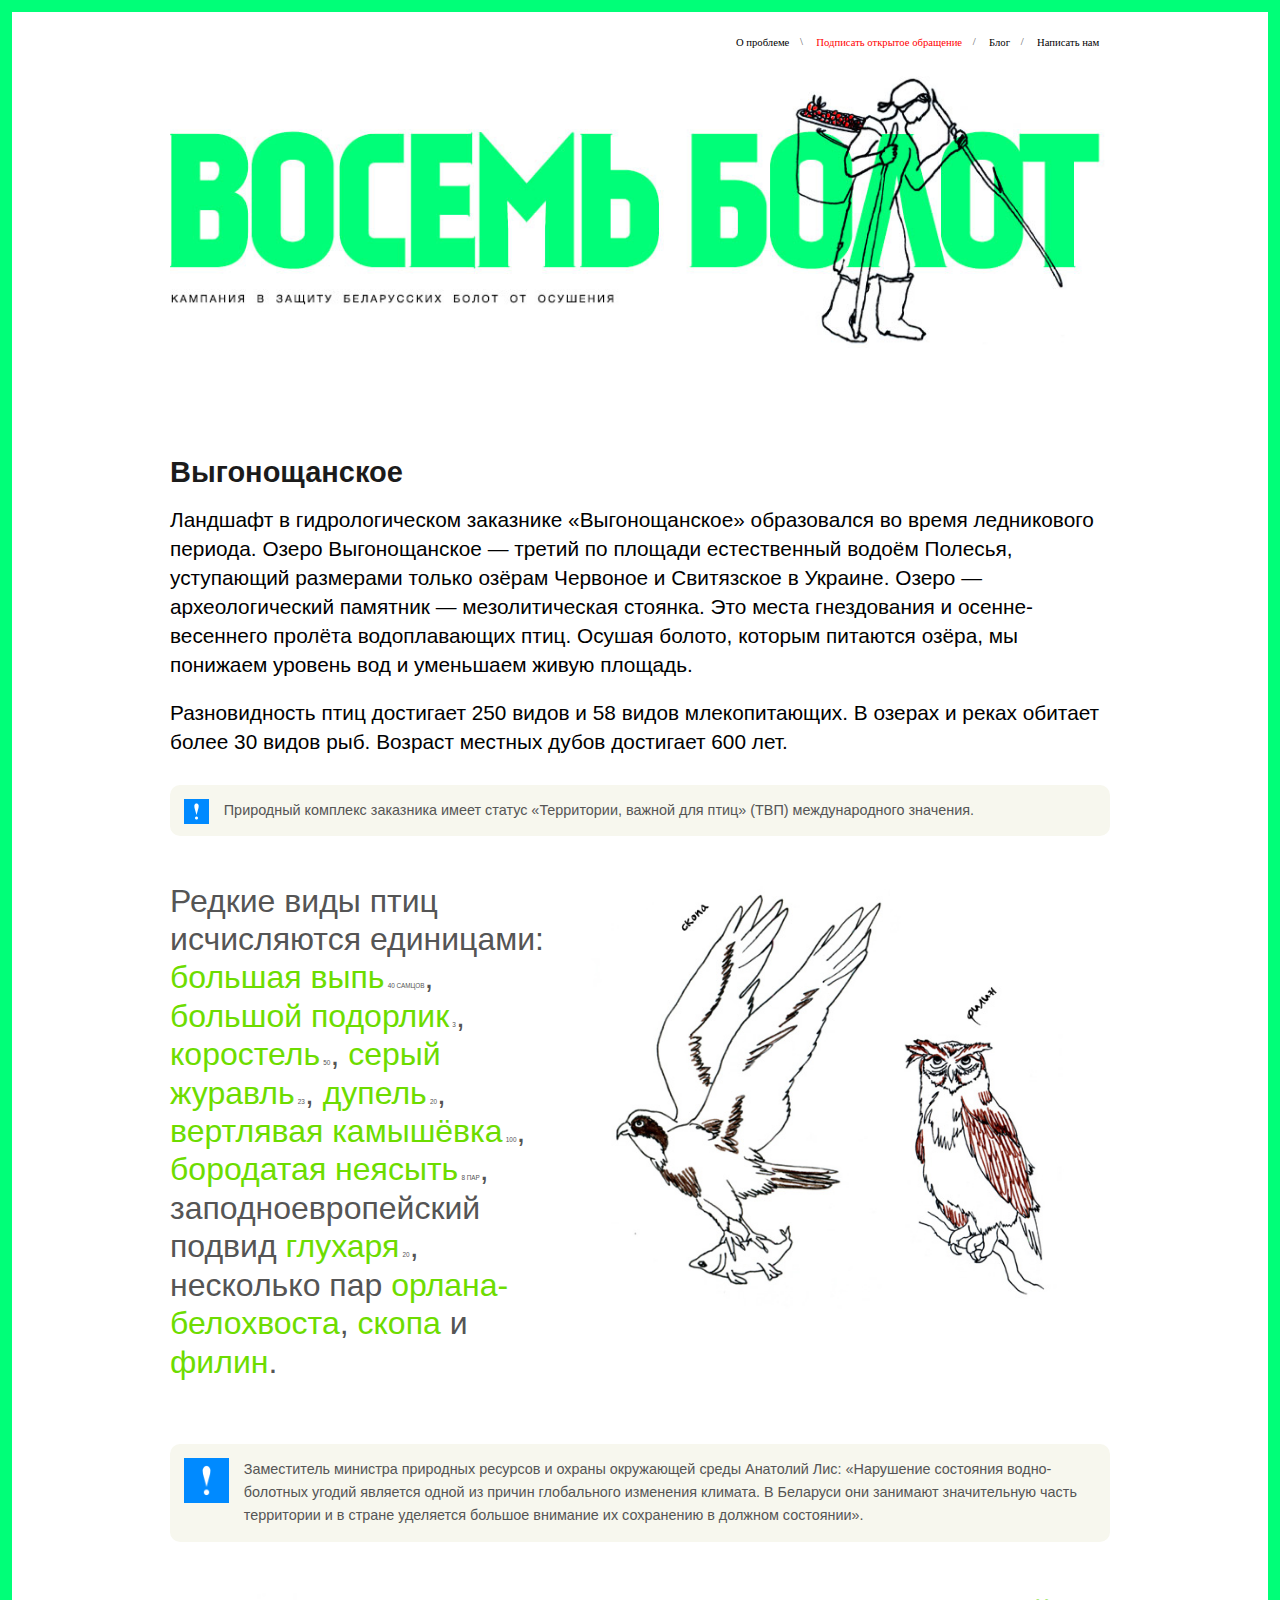
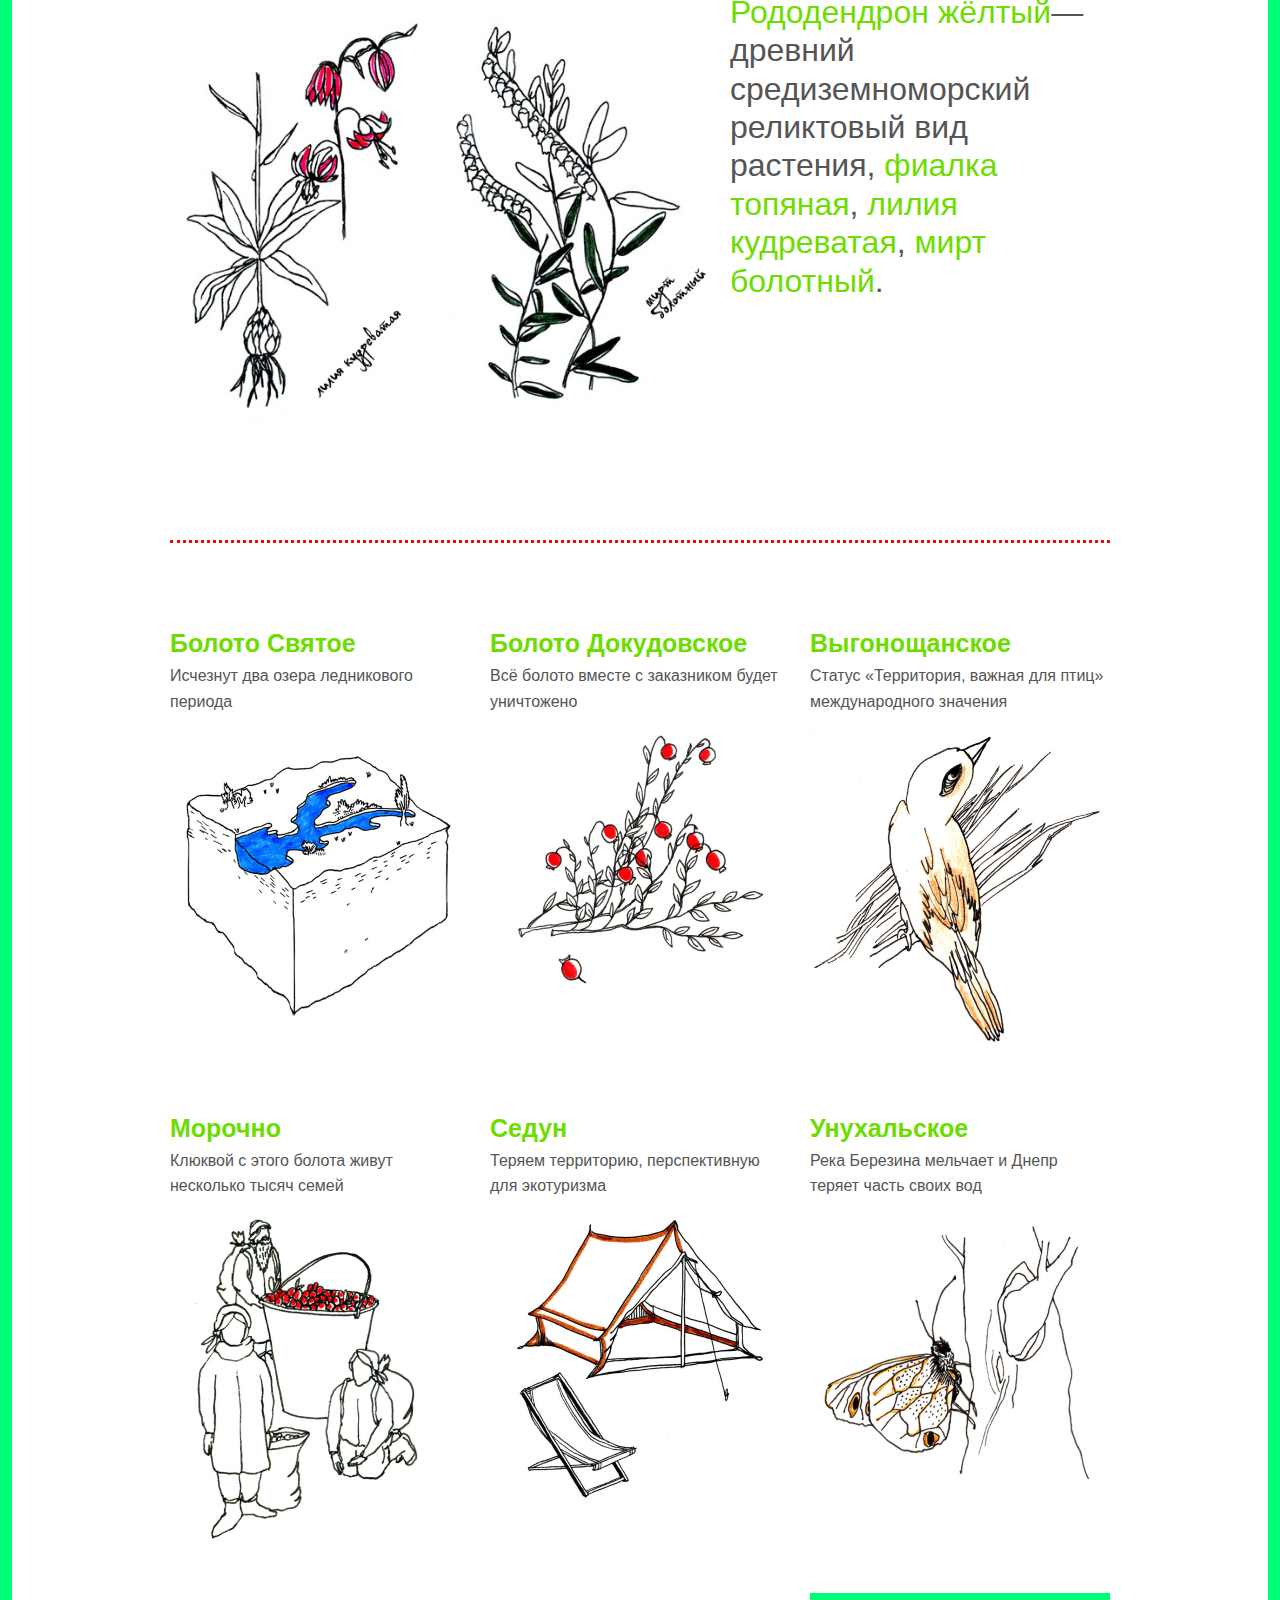
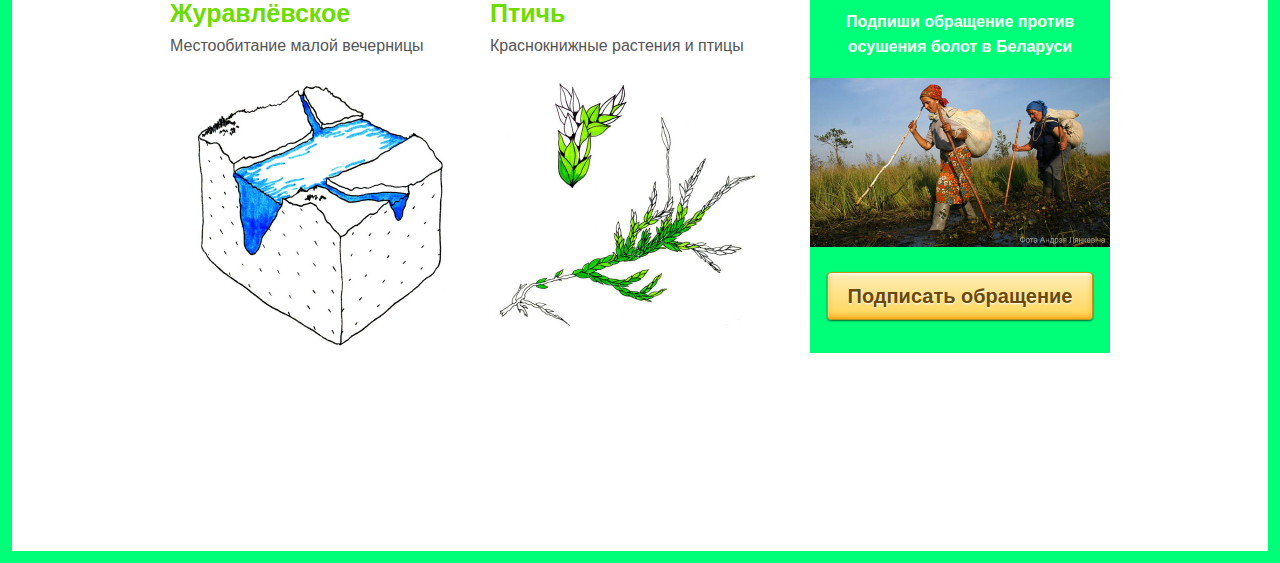
<file: 3-vygonowanskoe.html>
<!doctype html>
<!-- paulirish.com/2008/conditional-stylesheets-vs-css-hacks-answer-neither/ -->
<!--[if lt IE 7]> <html class="no-js ie6 oldie" lang="en"> <![endif]-->
<!--[if IE 7]>    <html class="no-js ie7 oldie" lang="en"> <![endif]-->
<!--[if IE 8]>    <html class="no-js ie8 oldie" lang="en"> <![endif]-->
<!--[if IE 9]>    <html class="no-js ie9" lang="en" itemscope itemtype="http://schema.org/Product"> <![endif]-->
<!-- Consider adding an manifest.appcache: h5bp.com/d/Offline -->
<!--[if gt IE 9]><!--> <html class="no-js" lang="en" itemscope itemtype="http://schema.org/Product"> <!--<![endif]-->
<head>
  <meta charset="utf-8">

  <!-- Use the .htaccess and remove these lines to avoid edge case issues.
       More info: h5bp.com/b/378 -->
  <meta http-equiv="X-UA-Compatible" content="IE=edge,chrome=1">

  <title>Болото Выгонощанское</title>
  <meta name="description" content="" />
  <meta name="keywords" content="" />
  <meta name="author" content="humans.txt">
  
  <link rel="shortcut icon" href="favicon.png" type="image/x-icon" />
  
  <!--Facebook Metadata /-->
  <meta property="fb:page_id" content="" />
	<meta property="og:image" content="" />
	<meta property="og:description" content=""/>
	<meta property="og:title" content=""/>
  
  <!--Google+ Metadata /-->
	<meta itemprop="name" content="">
	<meta itemprop="description" content="">
	<meta itemprop="image" content="">

  <!-- Mobile viewport optimized: j.mp/bplateviewport -->
  <meta name="viewport" content="width=device-width,initial-scale=1">

  <!-- Place favicon.ico and apple-touch-icon.png in the root directory: mathiasbynens.be/notes/touch-icons -->

  <!-- CSS: implied media=all -->
  <!-- CSS concatenated and minified via ant build script-->
  <!-- <link rel="stylesheet" href="css/minified.css"> -->
  
  <!-- CSS imports non-minified for staging, minify before moving to production-->
  <link rel="stylesheet" href="css/imports.css">
  <!-- end CSS-->

  <!-- More ideas for your <head> here: h5bp.com/d/head-Tips -->

  <!-- All JavaScript at the bottom, except for Modernizr / Respond.
       Modernizr enables HTML5 elements & feature detects; Respond is a polyfill for min/max-width CSS3 Media Queries
       For optimal performance, use a custom Modernizr build: www.modernizr.com/download/ -->
  <script src="js/libs/modernizr-2.0.6.min.js"></script>

<!-- VK widget-->
<script type="text/javascript" src="//vk.com/js/api/openapi.js?75"></script>

<script type="text/javascript">
  VK.init({apiId: 3365099, onlyWidgets: true});
</script><!-- /VK widget-->

</head>

<body>

  <div class="container">

  	<div class="row">

		<div id="nav">
				<ul>
					<li><a href="http://bahna.land/o-nas/istorija/" title="Подробнее об осушении болот в Беларуси" class="black" target="_blank">О проблеме</a></li>\
					<li><a href="http://www.change.org/sohranim-belorusskie-bolota" title="Поддержите болота — оставьте свою подпись" target="_blank">Подписать открытое обращение</a></li>/
					<li><a href="http://bahna.land" title="Блог инициативы по защите болот от осушения" class="black" target="_blank">Блог</a></li>/
					<li><a href="mailto:bahna.land@gmail.com" title="Написать письмо" class="black">Написать нам</a></li>
				</ul>
		</div>


  	  <div class="twelve special head">
  	  	<h1><a href="index.html" title="Вернуться на главную"><img src="img/wetlib/title.jpg" alt="Восемь болот"/><span style="display:none;">Восемь болот</span></a></h1>
  	  </div>
  	</div>

  	<div class="row">
	    <div class="twelve columns post">
	    	<h3>Выгонощанское</h3>
			<p class="lead">Ландшафт в гидрологическом заказнике «Выгонощанское» образовался во время ледникового периода. Озеро Выгонощанское — третий по площади естественный водоём Полесья, уступающий размерами только озёрам Червоное и Свитязское в Украине. Озеро — археологический памятник — мезолитическая стоянка. Это места гнездования и осенне-весеннего пролёта водоплавающих птиц. Осушая болото, которым питаются озёра, мы понижаем уровень вод и уменьшаем живую площадь. </p>
            <p class="lead">Разновидность птиц достигает 250 видов и 58 видов млекопитающих. В озерах и реках обитает более 30 видов рыб. Возраст местных дубов достигает 600 лет. </p>
            <p class="info"><img src="img/wetlib/info-sign.png" class="sign" width="25"/>Природный комплекс заказника имеет статус «Территории, важной для птиц» (ТВП) международного значения.</p>
            

			<!-- start table -->

    <div class="row" style="margin-top: 2em; clear: both;">
    	<div class="five columns">
    	<p style="font-size: 200%; line-height: 1.2em;">Редкие виды птиц исчисляются единицами: <a href="http://redbook.minpriroda.by/animalsinfo.html?id=20">большая выпь</a><span class="numbers">40 самцов</span>, <a href="http://redbook.minpriroda.by/animalsinfo.html?id=38">большой подорлик</a><span class="numbers">3</span>, <a href="http://redbook.minpriroda.by/animalsinfo.html?id=49">коростель</a><span class="numbers">50</span>, <a href="http://redbook.minpriroda.by/animalsinfo.html?id=50">серый журавль</a><span class="numbers">23</span>, <a href="http://redbook.minpriroda.by/animalsinfo.html?id=57">дупель</a><span class="numbers">20</span>, <a href="http://redbook.minpriroda.by/animalsinfo.html?id=84">вертлявая камышёвка</a><span class="numbers">100</span>, <a href="http://redbook.minpriroda.by/animalsinfo.html?id=74">бородатая неясыть</a><span class="numbers">8 пар</span>, заподноевропейский подвид <a href="http://ru.wikipedia.org/wiki/Глухарь">глухаря</a><span class="numbers">20</span>, несколько пар <a href="http://redbook.minpriroda.by/animalsinfo.html?id=34">орлана-белохвоста</a>, <a href="http://redbook.minpriroda.by/animalsinfo.html?id=41">скопа</a> и <a href="http://redbook.minpriroda.by/animalsinfo.html?id=70">филин</a>. </p>	
    	</div>
      <div class="seven columns">     	
        <p style="text-align: left;"><img src="img/3/birds.jpg"></p>
      </div>
    </div> 

     <div class="row" style="margin-top: 1em;">	
     	<div class="twelve columns">	
    <p class="info"><img src="img/wetlib/info-sign.png" class="sign" width="45" />Заместитель министра природных ресурсов и охраны окружающей среды Анатолий Лис: «Нарушение состояния водно-болотных угодий является одной из причин глобального изменения климата. В Беларуси они занимают значительную часть территории и в стране уделяется большое внимание их сохранению в должном состоянии».</p> 
    	</div>  
    </div>                  
            
	<div class="row" style="margin-top: 2em;">
    	<div class="seven columns">
    		<p style="text-align: right;"><img src="img/3/plants.jpg"></p>
    	</div>
      <div class="five columns">
      	<p style="font-size: 200%; line-height: 1.2em;"><a href="http://redbook.minpriroda.by/plantsinfo.html?id=42">Рододендрон жёлтый</a>&mdash; древний средиземноморский реликтовый вид растения, <a href="http://redbook.minpriroda.by/plantsinfo.html?id=37">фиалка топяная</a>, <a href="http://redbook.minpriroda.by/plantsinfo.html?id=123">лилия кудреватая</a>, <a href="http://ru.wikipedia.org/wiki/Восковница_обыкновенная">мирт болотный</a>. </p>
      </div>
    </div>    
    
           
			<!-- end of table-->
			
			
	    </div>
    </div>

<!-- Paste content from index.html here -->

<div class="row">
	<div class="four columns">
		<h4><a href="1-svyatoe.html">Болото Святое</a></h4>
		<p>Исчезнут два озера ледникового периода</p>
		<p><a href="1-svyatoe.html"><img src="img/wetlib/1.jpg" onMouseOver="this.src='img/wetlib/1_hover.jpg'" onMouseOut="this.src='img/wetlib/1.jpg'"/></a></p>
	</div>
	<div class="four columns">
		<h4><a href="2-dokudovskoe.html">Болото Докудовское</a></h4>
		<p>Всё болото вместе с заказником будет уничтожено</p>
		<p><a href="2-dokudovskoe.html"><img src="img/wetlib/2.jpg" onMouseOver="this.src='img/wetlib/2_hover.jpg'" onMouseOut="this.src='img/wetlib/2.jpg'"/></a></p>
	</div>
	<div class="four columns">
		<h4><a href="3-vygonowanskoe.html">Выгонощанское</a></h4>
		<p>Cтатус «Территория, важная для птиц» международного значения</p>
		<p><a href="3-vygonowanskoe.html"><img src="img/wetlib/3.jpg" onMouseOver="this.src='img/wetlib/3_hover.jpg'" onMouseOut="this.src='img/wetlib/3.jpg'"/></a></p>
	</div>
</div>

<div class="row">
	<div class="four columns">
		<h4><a href="4-morocno.html">Морочно</a></h4>
		<p>Клюквой с этого болота живут несколько тысяч семей</p>
		<p><a href="4-morocno.html"><img src="img/wetlib/4.jpg" onMouseOver="this.src='img/wetlib/4_hover.jpg'" onMouseOut="this.src='img/wetlib/4.jpg'"/></a></p>
	</div>
	<div class="four columns">
		<h4><a href="5-sedun.html">Седун</a></h4>
		<p>Теряем территорию, перспективную для экотуризма</p>
		<p><a href="5-sedun.html"><img src="img/wetlib/5.jpg" onMouseOver="this.src='img/wetlib/5_hover.jpg'" onMouseOut="this.src='img/wetlib/5.jpg'"/></a></p>
	</div>
	<div class="four columns">
		<h4><a href="6-unuhalskoe.html">Унухальское</a></h4>
		<p>Река Березина мельчает и Днепр теряет часть своих вод</p>
		<p><a href="6-unuhalskoe.html"><img src="img/wetlib/6.jpg" onMouseOver="this.src='img/wetlib/6_hover.jpg'" onMouseOut="this.src='img/wetlib/6.jpg'"/></a></p>
	</div>
</div>

<div class="row">
	<div class="four columns">
		<h4><a href="7-zuravlevskoe.html">Журавлёвское</a></h4>
		<p>Местообитание малой вечерницы</p>
		<p><a href="7-zuravlevskoe.html"><img src="img/wetlib/7.jpg" onMouseOver="this.src='img/wetlib/7_hover.jpg'" onMouseOut="this.src='img/wetlib/7.jpg'"/></a></p>
	</div>
	<div class="four columns">
		<h4><a href="8-ptic.html">Птичь</a></h4>
		<p>Краснокнижные растения и птицы</p>
		<p><a href="8-ptic.html"><img src="img/wetlib/8.jpg" onMouseOver="this.src='img/wetlib/8_hover.jpg'" onMouseOut="this.src='ititle.jpgmg/wetlib/8.jpg'"/></a></p>
	</div>
	<div class="four columns" style="background: #00ff78; color: white; font-weight: bold; height: 360px; padding: 0em; text-align: center;">
		<p style="padding:1em 1em 0 1em;">Подпиши обращение против осушения болот в Беларуси</p>
		<p><a href="http://www.change.org/sohranim-belorusskie-bolota" target="_blank"><img src="img/wetlib/9.jpg"/></a></p>
		<p class="btn tertiary"><a href="http://www.change.org/sohranim-belorusskie-bolota" target="_blank">Подписать обращение</a></p>
	</div>
</div>


<div class="row" style="margin-bottom: 3em;">
    <div class="twelve columns">
    	<div class="fb-like" data-href="http://eightwetlands.by/" data-send="true" data-width="450" data-show-faces="true" data-font="lucida grande"></div><br /><br />
		<div id="vk_like"></div>
		<script type="text/javascript">
		VK.Widgets.Like("vk_like", {type: "button", verb: 1});
		</script>
    </div>
</div>


  </div> <!--! end of #container -->

  <!-- JavaScript at the bottom for fast page loading -->

  <!-- Grab Google CDN's jQuery, with a protocol relative URL; fall back to local if offline -->
  <script src="http://ajax.googleapis.com/ajax/libs/jquery/1.7.2/jquery.min.js"></script>
  <script>window.jQuery || document.write('<script src="js/libs/jquery-1.7.2.min.js"><\/script>')</script>

  <script src="js/libs/gumby.min.js"></script>
  <script src="js/plugins.js"></script>
  <script src="js/main.js"></script>
  <!-- end scripts-->


  <!-- Prompt IE 6 users to install Chrome Frame. We suggest that you not support IE 6.
       chromium.org/developers/how-tos/chrome-frame-getting-started -->
  <!--[if lt IE 7 ]>
    <script src="//ajax.googleapis.com/ajax/libs/chrome-frame/1.0.3/CFInstall.min.js"></script>
    <script>window.attachEvent('onload',function(){CFInstall.check({mode:'overlay'})})</script>
  <![endif]-->
  
  <!-- Social Widget Rendering Javascript /-->
  <script src="http://platform.twitter.com/widgets.js"></script>
  <script src="http://connect.facebook.net/en_US/all.js#xfbml=1"></script>
  <script type="text/javascript">
    (function() {
      var po = document.createElement('script'); po.type = 'text/javascript'; po.async = true;
      po.src = 'https://apis.google.com/js/plusone.js';
      var s = document.getElementsByTagName('script')[0]; s.parentNode.insertBefore(po, s);
    })();
  </script>
  <!-- End Social Widget Rendering Javascript /-->

  <!-- Google Analytics-->
<script type="text/javascript">

  var _gaq = _gaq || [];
  _gaq.push(['_setAccount', 'UA-37694125-1']);
  _gaq.push(['_trackPageview']);

  (function() {
    var ga = document.createElement('script'); ga.type = 'text/javascript'; ga.async = true;
    ga.src = ('https:' == document.location.protocol ? 'https://ssl' : 'http://www') + '.google-analytics.com/ga.js';
    var s = document.getElementsByTagName('script')[0]; s.parentNode.insertBefore(ga, s);
  })();

</script>
 <!-- End of Google Analytics-->
</body>
</html>
</file>
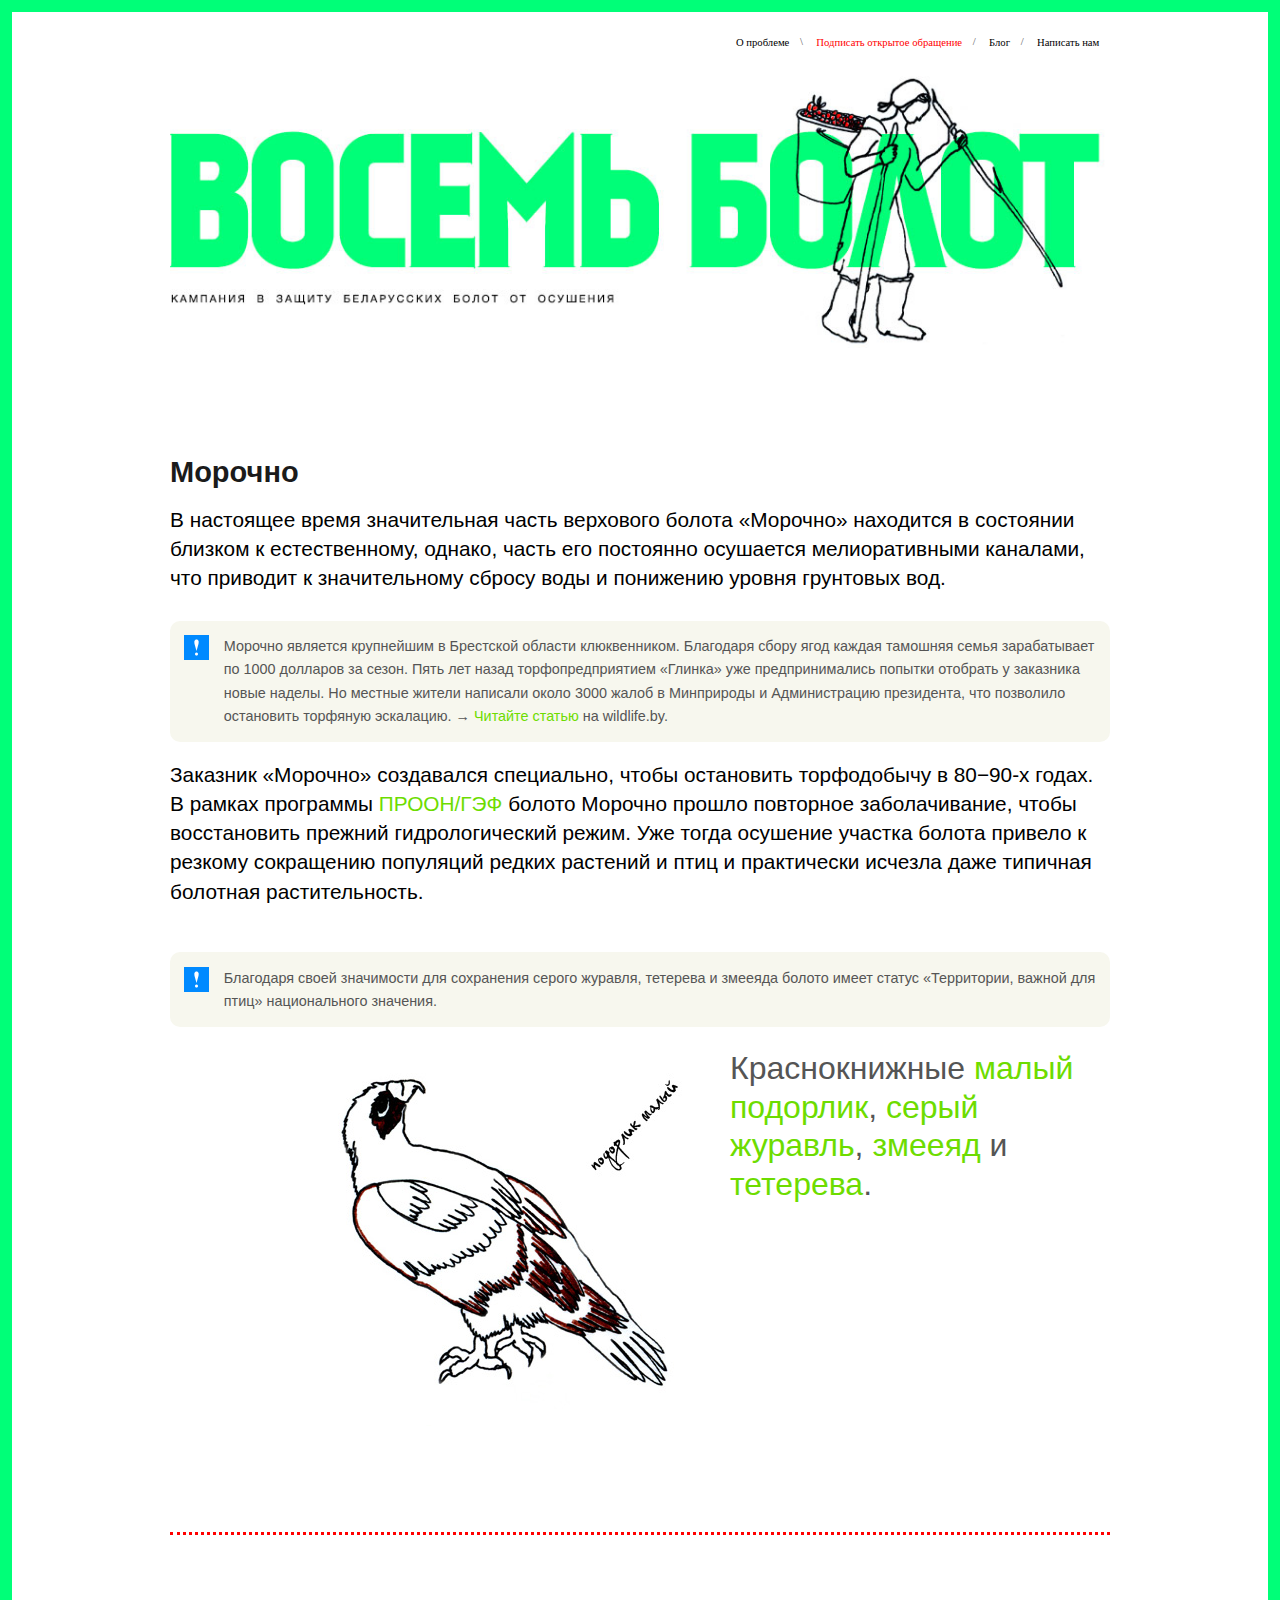
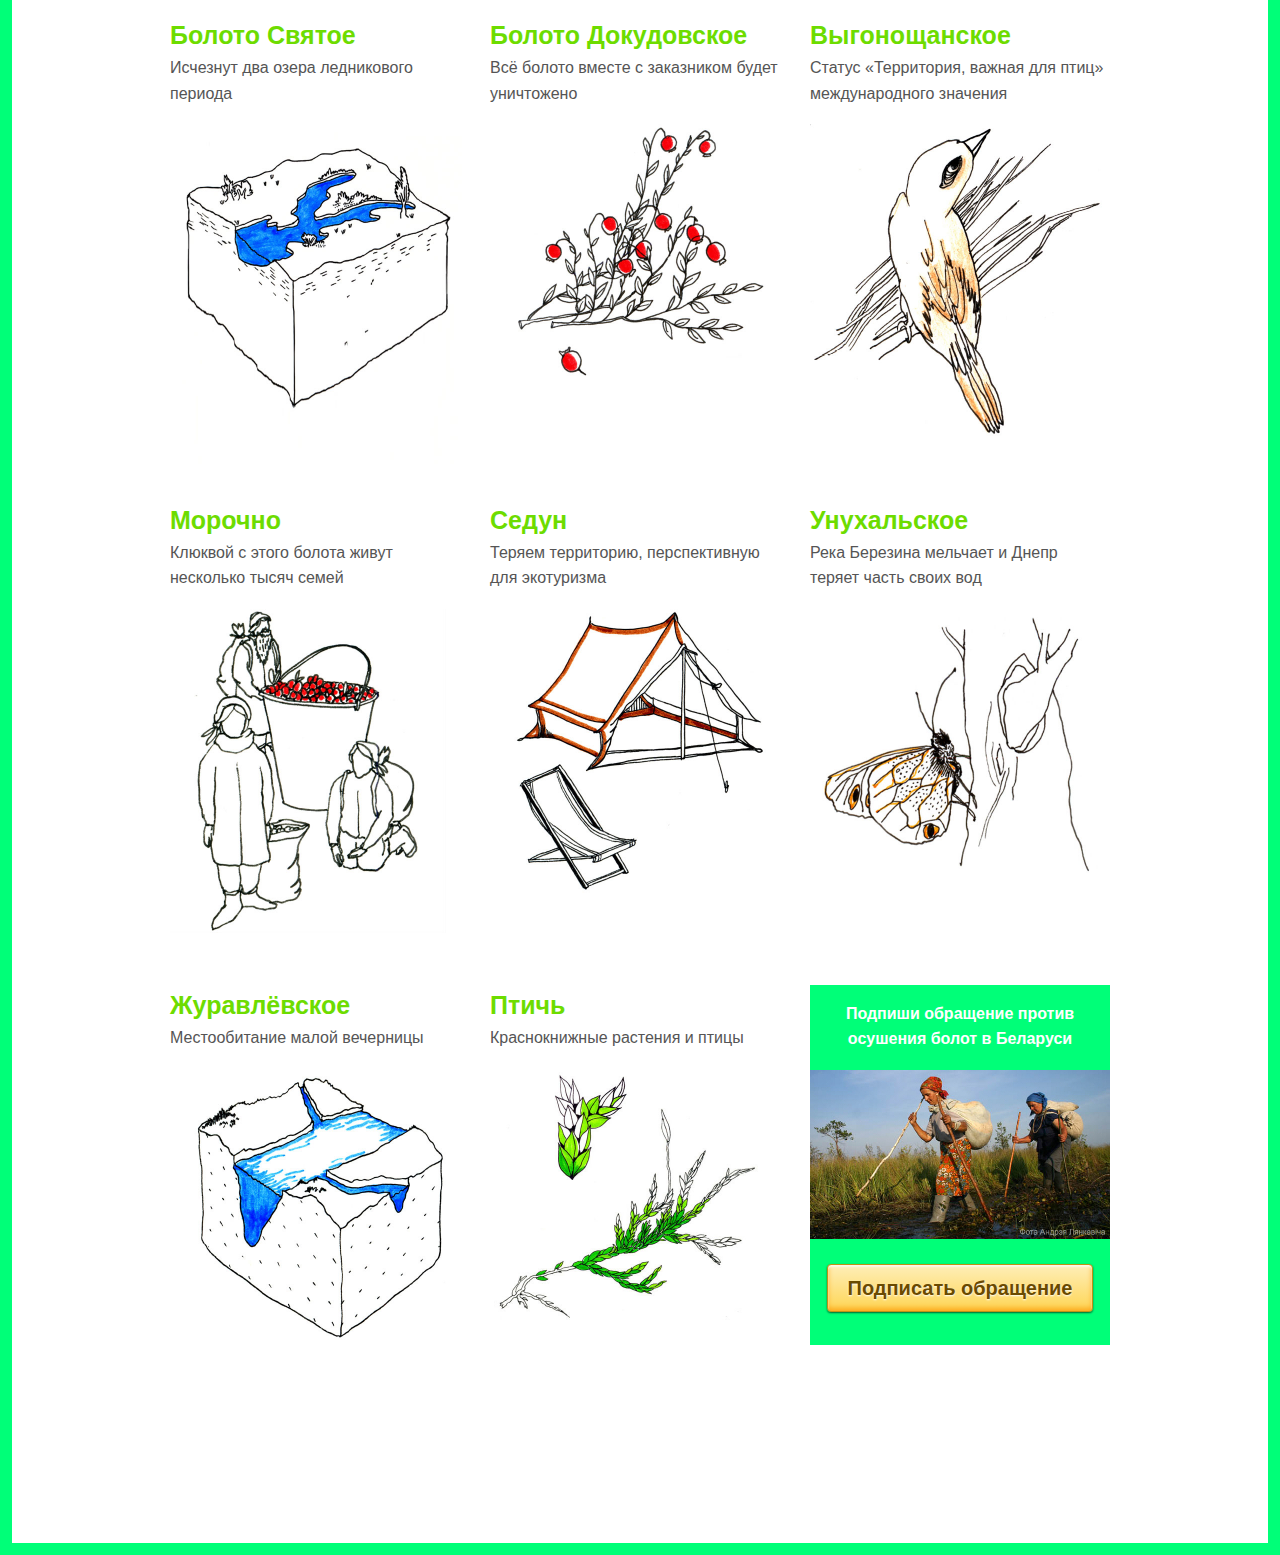
<file: 4-morocno.html>
<!doctype html>
<!-- paulirish.com/2008/conditional-stylesheets-vs-css-hacks-answer-neither/ -->
<!--[if lt IE 7]> <html class="no-js ie6 oldie" lang="en"> <![endif]-->
<!--[if IE 7]>    <html class="no-js ie7 oldie" lang="en"> <![endif]-->
<!--[if IE 8]>    <html class="no-js ie8 oldie" lang="en"> <![endif]-->
<!--[if IE 9]>    <html class="no-js ie9" lang="en" itemscope itemtype="http://schema.org/Product"> <![endif]-->
<!-- Consider adding an manifest.appcache: h5bp.com/d/Offline -->
<!--[if gt IE 9]><!--> <html class="no-js" lang="en" itemscope itemtype="http://schema.org/Product"> <!--<![endif]-->
<head>
  <meta charset="utf-8">

  <!-- Use the .htaccess and remove these lines to avoid edge case issues.
       More info: h5bp.com/b/378 -->
  <meta http-equiv="X-UA-Compatible" content="IE=edge,chrome=1">

  <title>Болото Морочно</title>
  <meta name="description" content="" />
  <meta name="keywords" content="" />
  <meta name="author" content="humans.txt">
  
  <link rel="shortcut icon" href="favicon.png" type="image/x-icon" />
  
  <!--Facebook Metadata /-->
  <meta property="fb:page_id" content="" />
	<meta property="og:image" content="" />
	<meta property="og:description" content=""/>
	<meta property="og:title" content=""/>
  
  <!--Google+ Metadata /-->
	<meta itemprop="name" content="">
	<meta itemprop="description" content="">
	<meta itemprop="image" content="">

  <!-- Mobile viewport optimized: j.mp/bplateviewport -->
  <meta name="viewport" content="width=device-width,initial-scale=1">

  <!-- Place favicon.ico and apple-touch-icon.png in the root directory: mathiasbynens.be/notes/touch-icons -->

  <!-- CSS: implied media=all -->
  <!-- CSS concatenated and minified via ant build script-->
  <!-- <link rel="stylesheet" href="css/minified.css"> -->
  
  <!-- CSS imports non-minified for staging, minify before moving to production-->
  <link rel="stylesheet" href="css/imports.css">
  <!-- end CSS-->

  <!-- More ideas for your <head> here: h5bp.com/d/head-Tips -->

  <!-- All JavaScript at the bottom, except for Modernizr / Respond.
       Modernizr enables HTML5 elements & feature detects; Respond is a polyfill for min/max-width CSS3 Media Queries
       For optimal performance, use a custom Modernizr build: www.modernizr.com/download/ -->
  <script src="js/libs/modernizr-2.0.6.min.js"></script>

<!-- VK widget-->
<script type="text/javascript" src="//vk.com/js/api/openapi.js?75"></script>

<script type="text/javascript">
  VK.init({apiId: 3365099, onlyWidgets: true});
</script><!-- /VK widget-->

</head>

<body>

  <div class="container">

  	<div class="row">

		<div id="nav">
				<ul>
					<li><a href="http://bahna.land/o-nas/istorija/" title="Подробнее об осушении болот в Беларуси" class="black" target="_blank">О проблеме</a></li>\
					<li><a href="http://www.change.org/sohranim-belorusskie-bolota" title="Поддержите болота — оставьте свою подпись" target="_blank">Подписать открытое обращение</a></li>/
					<li><a href="http://bahna.land" title="Блог инициативы по защите болот от осушения" class="black" target="_blank">Блог</a></li>/
					<li><a href="mailto:bahna.land@gmail.com" title="Написать письмо" class="black">Написать нам</a></li>
				</ul>
		</div>


  	  <div class="twelve special head">
  	  	<h1><a href="index.html" title="Вернуться на главную"><img src="img/wetlib/title.jpg" alt="Восемь болот"/><span style="display:none;">Восемь болот</span></a></h1>
  	  </div>
  	</div>

  	<div class="row">
	    <div class="twelve columns post">
	    	<h3>Морочно</h3>
			<p class="lead">В настоящее время значительная часть верхового болота «Морочно» находится в состоянии близком к естественному, однако, часть его постоянно осушается мелиоративными каналами, что приводит к значительному сбросу воды и понижению уровня грунтовых вод.
</p>
<p class="info"><img src="img/wetlib/info-sign.png" class="sign" width="25" style="margin-bottom: 4em;" />Морочно является крупнейшим в Брестской области клюквенником. Благодаря сбору ягод каждая тамошняя семья зарабатывает по 1000 долларов за сезон. Пять лет назад торфопредприятием «Глинка» уже предпринимались попытки отобрать у заказника новые наделы. Но местные жители написали около 3000 жалоб в Минприроды и Администрацию президента, что  позволило остановить торфяную эскалацию. → <a href="http://www.wildlife.by/node/10216">Читайте статью</a> на wildlife.by.</p>
            <p class="lead">Заказник «Морочно» создавался специально, чтобы остановить торфодобычу в 80−90-х годах. В рамках программы <a href="http://undp.by/ru/undp/db/00043201.html">ПРООН/ГЭФ</a> болото Морочно прошло повторное заболачивание, чтобы восстановить прежний гидрологический режим. Уже тогда осушение участка болота привело к резкому сокращению популяций редких растений и птиц и практически исчезла даже типичная болотная растительность.</p>

            
			<!-- start table -->

				<div class="row table">

			      <div class="twelve columns">
<p class="info" ><img src="img/wetlib/info-sign.png" class="sign" width="25" />Благодаря своей значимости для сохранения серого журавля, тетерева и змееяда болото имеет статус «Территории, важной для птиц» национального значения.</p>
			      </div>
                  
                </div>

				<div class="row table">

			      <div class="seven columns">
                    <p style="text-align: right;"><img src="img/4/podorlik.jpg" /></p>

			      </div>
			
				  <div class="five columns">
			      	<p style="font-size: 200%; line-height: 1.2em;">Краснокнижные <a href="http://redbook.minpriroda.by/animalsinfo.html?id=37">малый подорлик</a>, <a href="http://redbook.minpriroda.by/animalsinfo.html?id=50">серый журавль</a>, <a href="http://redbook.minpriroda.by/animalsinfo.html?id=35">змееяд</a> и <a href="http://ru.wikipedia.org/wiki/Тетерева">тетерева</a>.</p>
			      </div>			
	
			
			    </div>
                
			<!-- end of table-->
			
			
	    </div>
    </div>

<!-- Paste content from index.html here -->

<div class="row">
	<div class="four columns">
		<h4><a href="1-svyatoe.html">Болото Святое</a></h4>
		<p>Исчезнут два озера ледникового периода</p>
		<p><a href="1-svyatoe.html"><img src="img/wetlib/1.jpg" onMouseOver="this.src='img/wetlib/1_hover.jpg'" onMouseOut="this.src='img/wetlib/1.jpg'"/></a></p>
	</div>
	<div class="four columns">
		<h4><a href="2-dokudovskoe.html">Болото Докудовское</a></h4>
		<p>Всё болото вместе с заказником будет уничтожено</p>
		<p><a href="2-dokudovskoe.html"><img src="img/wetlib/2.jpg" onMouseOver="this.src='img/wetlib/2_hover.jpg'" onMouseOut="this.src='img/wetlib/2.jpg'"/></a></p>
	</div>
	<div class="four columns">
		<h4><a href="3-vygonowanskoe.html">Выгонощанское</a></h4>
		<p>Cтатус «Территория, важная для птиц» международного значения</p>
		<p><a href="3-vygonowanskoe.html"><img src="img/wetlib/3.jpg" onMouseOver="this.src='img/wetlib/3_hover.jpg'" onMouseOut="this.src='img/wetlib/3.jpg'"/></a></p>
	</div>
</div>

<div class="row">
	<div class="four columns">
		<h4><a href="4-morocno.html">Морочно</a></h4>
		<p>Клюквой с этого болота живут несколько тысяч семей</p>
		<p><a href="4-morocno.html"><img src="img/wetlib/4.jpg" onMouseOver="this.src='img/wetlib/4_hover.jpg'" onMouseOut="this.src='img/wetlib/4.jpg'"/></a></p>
	</div>
	<div class="four columns">
		<h4><a href="5-sedun.html">Седун</a></h4>
		<p>Теряем территорию, перспективную для экотуризма</p>
		<p><a href="5-sedun.html"><img src="img/wetlib/5.jpg" onMouseOver="this.src='img/wetlib/5_hover.jpg'" onMouseOut="this.src='img/wetlib/5.jpg'"/></a></p>
	</div>
	<div class="four columns">
		<h4><a href="6-unuhalskoe.html">Унухальское</a></h4>
		<p>Река Березина мельчает и Днепр теряет часть своих вод</p>
		<p><a href="6-unuhalskoe.html"><img src="img/wetlib/6.jpg" onMouseOver="this.src='img/wetlib/6_hover.jpg'" onMouseOut="this.src='img/wetlib/6.jpg'"/></a></p>
	</div>
</div>

<div class="row">
	<div class="four columns">
		<h4><a href="7-zuravlevskoe.html">Журавлёвское</a></h4>
		<p>Местообитание малой вечерницы</p>
		<p><a href="7-zuravlevskoe.html"><img src="img/wetlib/7.jpg" onMouseOver="this.src='img/wetlib/7_hover.jpg'" onMouseOut="this.src='img/wetlib/7.jpg'"/></a></p>
	</div>
	<div class="four columns">
		<h4><a href="8-ptic.html">Птичь</a></h4>
		<p>Краснокнижные растения и птицы</p>
		<p><a href="8-ptic.html"><img src="img/wetlib/8.jpg" onMouseOver="this.src='img/wetlib/8_hover.jpg'" onMouseOut="this.src='img/wetlib/8.jpg'"/></a></p>
	</div>
	<div class="four columns" style="background: #00ff78; color: white; font-weight: bold; height: 360px; padding: 0em; text-align: center;">
		<p style="padding:1em 1em 0 1em;">Подпиши обращение против осушения болот в Беларуси</p>
		<p><a href="http://www.change.org/sohranim-belorusskie-bolota" target="_blank"><img src="img/wetlib/9.jpg"/></a></p>
		<p class="btn tertiary"><a href="http://www.change.org/sohranim-belorusskie-bolota" target="_blank">Подписать обращение</a></p>
	</div>
</div>

<div class="row" style="margin-bottom: 3em;">
    <div class="twelve columns">
    	<div class="fb-like" data-href="http://eightwetlands.by/" data-send="true" data-width="450" data-show-faces="true" data-font="lucida grande"></div><br /><br />
		<div id="vk_like"></div>
		<script type="text/javascript">
		VK.Widgets.Like("vk_like", {type: "button", verb: 1});
		</script>
    </div>
</div>



  </div> <!--! end of #container -->

  <!-- JavaScript at the bottom for fast page loading -->

  <!-- Grab Google CDN's jQuery, with a protocol relative URL; fall back to local if offline -->
  <script src="http://ajax.googleapis.com/ajax/libs/jquery/1.7.2/jquery.min.js"></script>
  <script>window.jQuery || document.write('<script src="js/libs/jquery-1.7.2.min.js"><\/script>')</script>

  <script src="js/libs/gumby.min.js"></script>
  <script src="js/plugins.js"></script>
  <script src="js/main.js"></script>
  <!-- end scripts-->


  <!-- Prompt IE 6 users to install Chrome Frame. We suggest that you not support IE 6.
       chromium.org/developers/how-tos/chrome-frame-getting-started -->
  <!--[if lt IE 7 ]>
    <script src="//ajax.googleapis.com/ajax/libs/chrome-frame/1.0.3/CFInstall.min.js"></script>
    <script>window.attachEvent('onload',function(){CFInstall.check({mode:'overlay'})})</script>
  <![endif]-->
  
  <!-- Social Widget Rendering Javascript /-->
  <script src="http://platform.twitter.com/widgets.js"></script>
  <script src="http://connect.facebook.net/en_US/all.js#xfbml=1"></script>
  <script type="text/javascript">
    (function() {
      var po = document.createElement('script'); po.type = 'text/javascript'; po.async = true;
      po.src = 'https://apis.google.com/js/plusone.js';
      var s = document.getElementsByTagName('script')[0]; s.parentNode.insertBefore(po, s);
    })();
  </script>
  <!-- End Social Widget Rendering Javascript /-->

  <!-- Google Analytics-->
<script type="text/javascript">

  var _gaq = _gaq || [];
  _gaq.push(['_setAccount', 'UA-37694125-1']);
  _gaq.push(['_trackPageview']);

  (function() {
    var ga = document.createElement('script'); ga.type = 'text/javascript'; ga.async = true;
    ga.src = ('https:' == document.location.protocol ? 'https://ssl' : 'http://www') + '.google-analytics.com/ga.js';
    var s = document.getElementsByTagName('script')[0]; s.parentNode.insertBefore(ga, s);
  })();

</script>
 <!-- End of Google Analytics-->
</body>
</html>
</file>
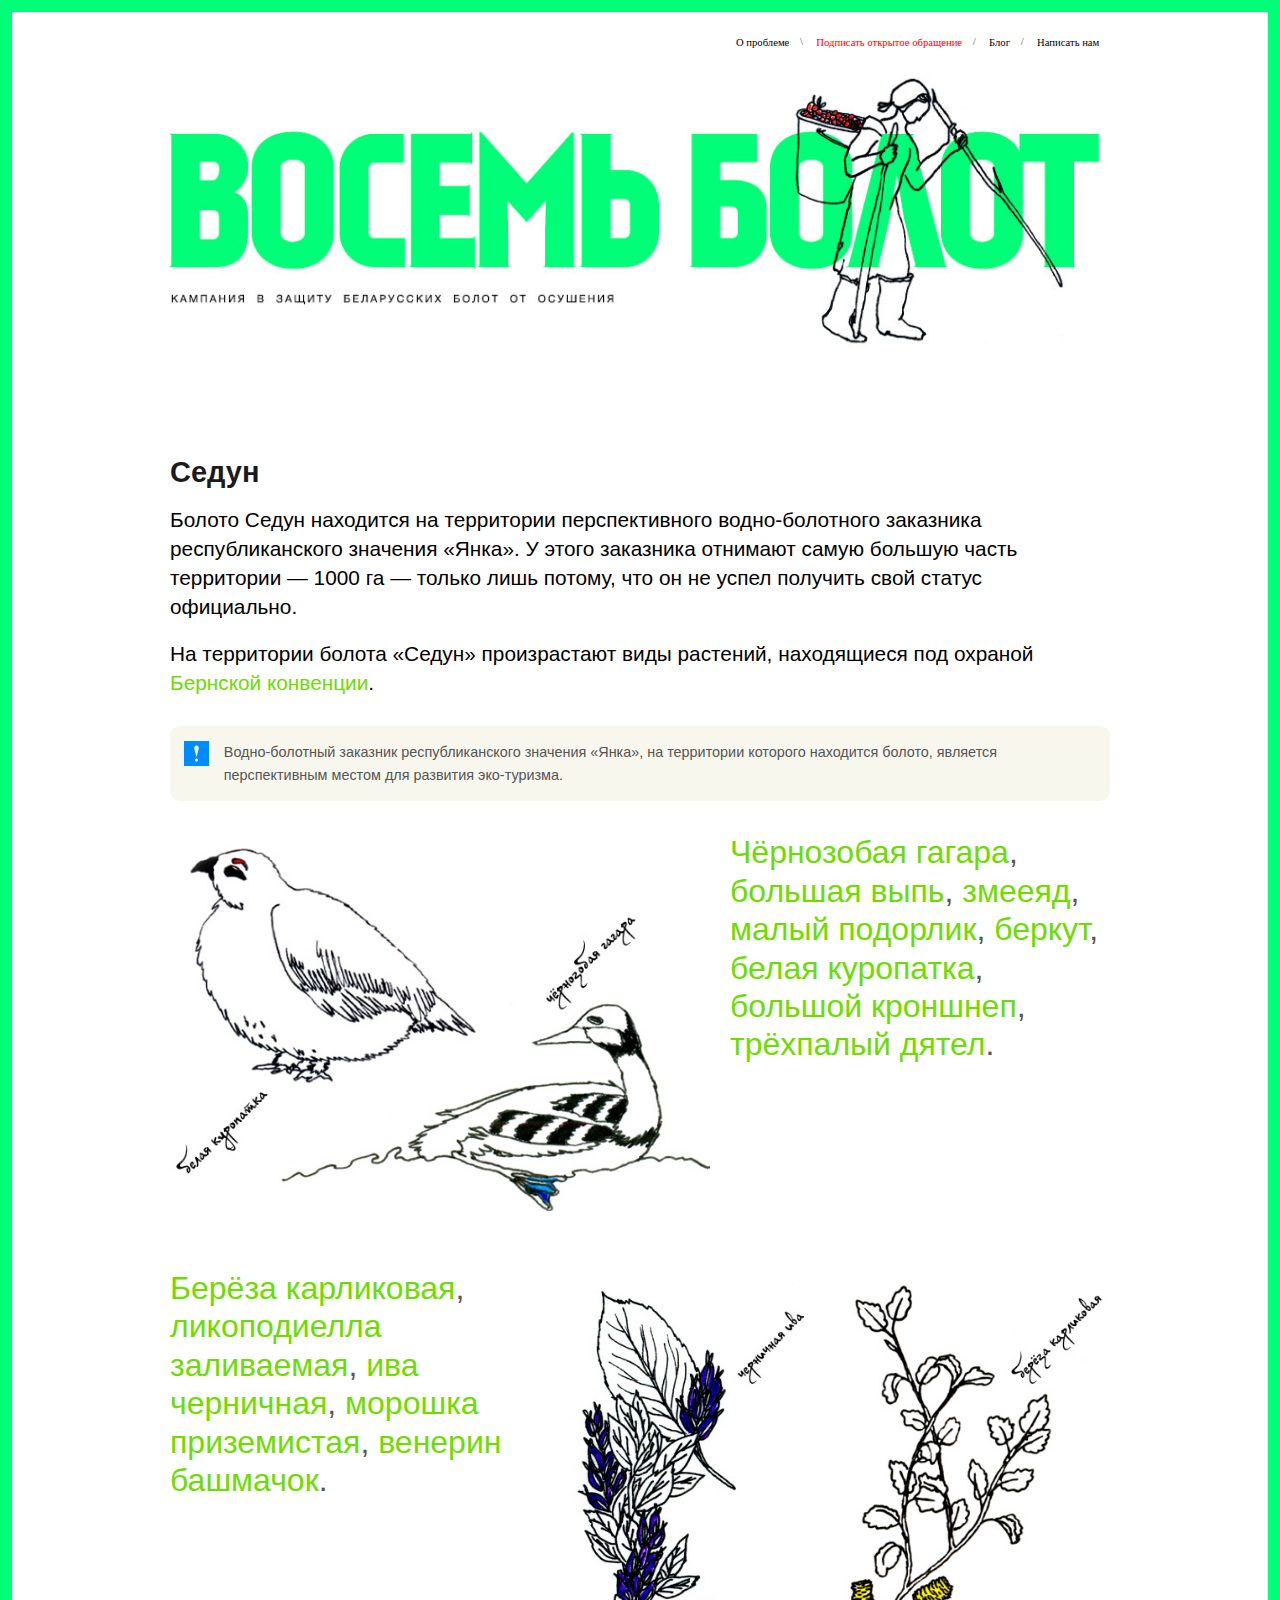
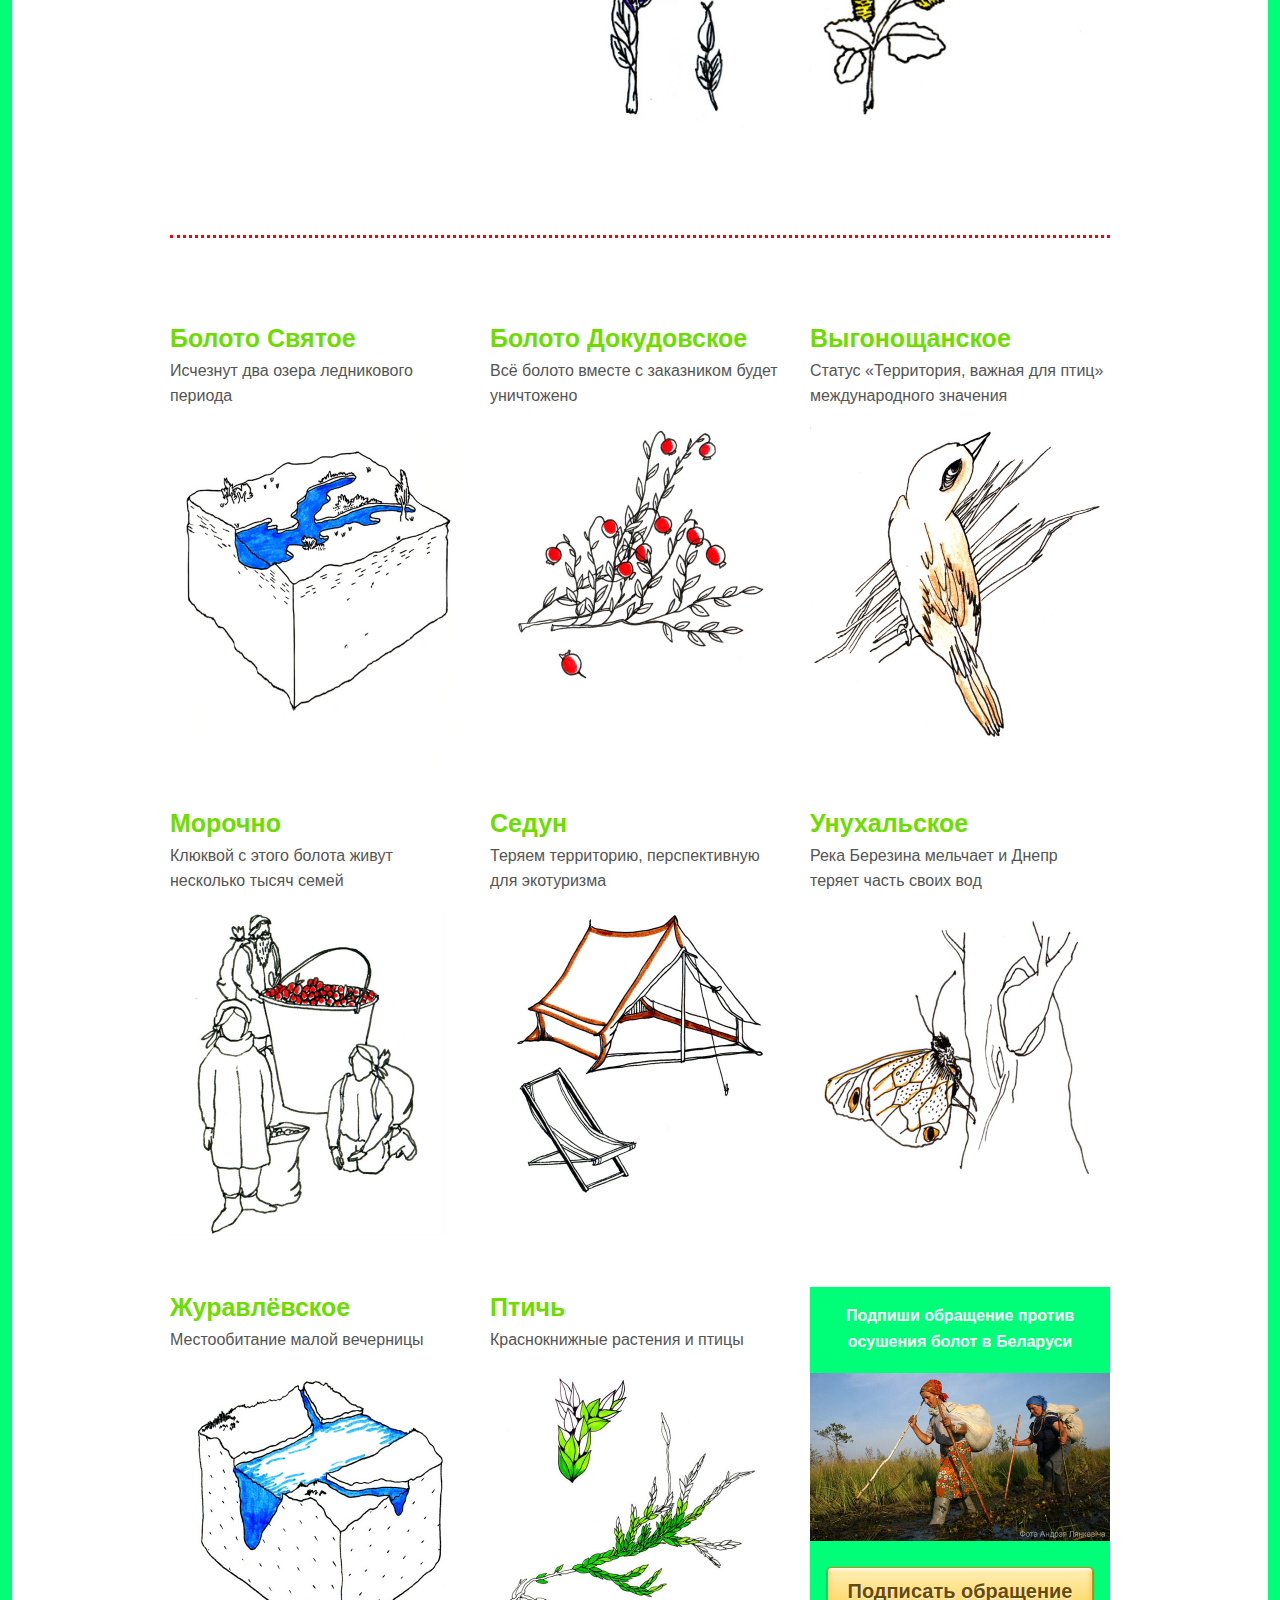
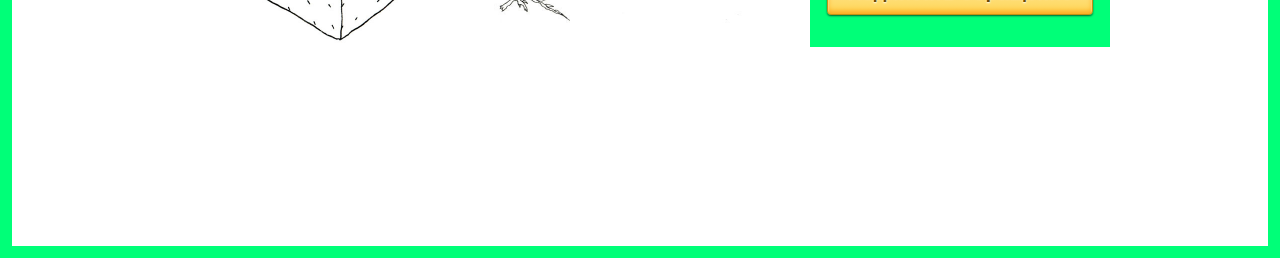
<file: 5-sedun.html>
<!doctype html>
<!-- paulirish.com/2008/conditional-stylesheets-vs-css-hacks-answer-neither/ -->
<!--[if lt IE 7]> <html class="no-js ie6 oldie" lang="en"> <![endif]-->
<!--[if IE 7]>    <html class="no-js ie7 oldie" lang="en"> <![endif]-->
<!--[if IE 8]>    <html class="no-js ie8 oldie" lang="en"> <![endif]-->
<!--[if IE 9]>    <html class="no-js ie9" lang="en" itemscope itemtype="http://schema.org/Product"> <![endif]-->
<!-- Consider adding an manifest.appcache: h5bp.com/d/Offline -->
<!--[if gt IE 9]><!--> <html class="no-js" lang="en" itemscope itemtype="http://schema.org/Product"> <!--<![endif]-->
<head>
  <meta charset="utf-8">

  <!-- Use the .htaccess and remove these lines to avoid edge case issues.
       More info: h5bp.com/b/378 -->
  <meta http-equiv="X-UA-Compatible" content="IE=edge,chrome=1">

  <title>Болото Седун</title>
  <meta name="description" content="" />
  <meta name="keywords" content="" />
  <meta name="author" content="humans.txt">
  
  <link rel="shortcut icon" href="favicon.png" type="image/x-icon" />
  
  <!--Facebook Metadata /-->
  <meta property="fb:page_id" content="" />
	<meta property="og:image" content="" />
	<meta property="og:description" content=""/>
	<meta property="og:title" content=""/>
  
  <!--Google+ Metadata /-->
	<meta itemprop="name" content="">
	<meta itemprop="description" content="">
	<meta itemprop="image" content="">

  <!-- Mobile viewport optimized: j.mp/bplateviewport -->
  <meta name="viewport" content="width=device-width,initial-scale=1">

  <!-- Place favicon.ico and apple-touch-icon.png in the root directory: mathiasbynens.be/notes/touch-icons -->

  <!-- CSS: implied media=all -->
  <!-- CSS concatenated and minified via ant build script-->
  <!-- <link rel="stylesheet" href="css/minified.css"> -->
  
  <!-- CSS imports non-minified for staging, minify before moving to production-->
  <link rel="stylesheet" href="css/imports.css">
  <!-- end CSS-->

  <!-- More ideas for your <head> here: h5bp.com/d/head-Tips -->

  <!-- All JavaScript at the bottom, except for Modernizr / Respond.
       Modernizr enables HTML5 elements & feature detects; Respond is a polyfill for min/max-width CSS3 Media Queries
       For optimal performance, use a custom Modernizr build: www.modernizr.com/download/ -->
  <script src="js/libs/modernizr-2.0.6.min.js"></script>

<!-- VK widget-->
<script type="text/javascript" src="//vk.com/js/api/openapi.js?75"></script>

<script type="text/javascript">
  VK.init({apiId: 3365099, onlyWidgets: true});
</script><!-- /VK widget-->

</head>

<body>

  <div class="container">

  	<div class="row">

		<div id="nav">
				<ul>
					<li><a href="http://bahna.land/o-nas/istorija/" title="Подробнее об осушении болот в Беларуси" class="black" target="_blank">О проблеме</a></li>\
					<li><a href="http://www.change.org/sohranim-belorusskie-bolota" title="Поддержите болота — оставьте свою подпись" target="_blank">Подписать открытое обращение</a></li>/
					<li><a href="http://bahna.land" title="Блог инициативы по защите болот от осушения" class="black" target="_blank">Блог</a></li>/
					<li><a href="mailto:bahna.land@gmail.com" title="Написать письмо" class="black">Написать нам</a></li>
				</ul>
		</div>


  	  <div class="twelve special head">
  	  	<h1><a href="index.html" title="Вернуться на главную"><img src="img/wetlib/title.jpg" alt="Восемь болот"/><span style="display:none;">Восемь болот</span></a></h1>
  	  </div>
  	</div>

  	<div class="row">
	    <div class="twelve columns post">
	    	<h3>Седун</h3>
            <p class="lead">Болото Седун находится на территории перспективного водно-болотного заказника республиканского значения «Янка». У этого заказника отнимают самую большую часть территории &mdash; 1000 га &mdash; только лишь потому, что он не успел получить свой статус официально.</p>
			<p class="lead">На территории болота «Седун» произрастают виды растений, находящиеся под охраной <a href="#">Бернской конвенции</a>.</p>
            <p class="info"><img src="img/wetlib/info-sign.png" width="25" class="sign" />Водно-болотный заказник республиканского значения «Янка», на территории которого находится болото, является перспективным местом для развития эко-туризма.</p>
            

			<!-- start table -->

    <div class="row" style="margin-top: 2em;">
    	<div class="seven columns">
    		<p style="text-align: right;"><img src="img/5/birds.jpg"></p>
    	</div>
      <div class="five columns">
      	<p style="font-size: 200%; line-height: 1.2em;"><a href="http://redbook.minpriroda.by/animalsinfo.html?id=18">Чёрнозобая гагара</a>, <a href="http://redbook.minpriroda.by/animalsinfo.html?id=20">большая выпь</a>, <a href="http://redbook.minpriroda.by/animalsinfo.html?id=35">змееяд</a>, <a href="http://redbook.minpriroda.by/animalsinfo.html?id=37">малый подорлик</a>, <a href="http://redbook.minpriroda.by/animalsinfo.html?id=39">беркут</a>, <a href="http://redbook.minpriroda.by/animalsinfo.html?id=47">белая куропатка</a>, <a href="http://redbook.minpriroda.by/animalsinfo.html?id=60">большой кроншнеп</a>, <a href="http://redbook.minpriroda.by/animalsinfo.html?id=81">трёхпалый дятел</a>.</p>
      </div>
    </div>    
    
    <div class="row" style="margin-top: 2em;">
    	<div class="five columns">
    	<p style="font-size: 200%; line-height: 1.2em;"><a href="http://redbook.minpriroda.by/plantsinfo.html?id=27">Берёза карликовая</a>, <a href="">ликоподиелла заливаемая</a>, <a href="">ива черничная</a>, <a href="http://redbook.minpriroda.by/plantsinfo.html?id=56">морошка приземистая</a>, <a href="http://redbook.minpriroda.by/plantsinfo.html?id=131">венерин башмачок</a>.</p>	
    	</div>
      <div class="seven columns">     	
        <p style="text-align: left;"><img src="img/5/plants.jpg"></p>
      </div>
    </div>                     


			<!-- end of table-->
			
			
	    </div>
    </div>

<!-- Paste content from index.html here -->

<div class="row">
	<div class="four columns">
		<h4><a href="1-svyatoe.html">Болото Святое</a></h4>
		<p>Исчезнут два озера ледникового периода</p>
		<p><a href="1-svyatoe.html"><img src="img/wetlib/1.jpg" onMouseOver="this.src='img/wetlib/1_hover.jpg'" onMouseOut="this.src='img/wetlib/1.jpg'"/></a></p>
	</div>
	<div class="four columns">
		<h4><a href="2-dokudovskoe.html">Болото Докудовское</a></h4>
		<p>Всё болото вместе с заказником будет уничтожено</p>
		<p><a href="2-dokudovskoe.html"><img src="img/wetlib/2.jpg" onMouseOver="this.src='img/wetlib/2_hover.jpg'" onMouseOut="this.src='img/wetlib/2.jpg'"/></a></p>
	</div>
	<div class="four columns">
		<h4><a href="3-vygonowanskoe.html">Выгонощанское</a></h4>
		<p>Cтатус «Территория, важная для птиц» международного значения</p>
		<p><a href="3-vygonowanskoe.html"><img src="img/wetlib/3.jpg" onMouseOver="this.src='img/wetlib/3_hover.jpg'" onMouseOut="this.src='img/wetlib/3.jpg'"/></a></p>
	</div>
</div>

<div class="row">
	<div class="four columns">
		<h4><a href="4-morocno.html">Морочно</a></h4>
		<p>Клюквой с этого болота живут несколько тысяч семей</p>
		<p><a href="4-morocno.html"><img src="img/wetlib/4.jpg" onMouseOver="this.src='img/wetlib/4_hover.jpg'" onMouseOut="this.src='img/wetlib/4.jpg'"/></a></p>
	</div>
	<div class="four columns">
		<h4><a href="5-sedun.html">Седун</a></h4>
		<p>Теряем территорию, перспективную для экотуризма</p>
		<p><a href="5-sedun.html"><img src="img/wetlib/5.jpg" onMouseOver="this.src='img/wetlib/5_hover.jpg'" onMouseOut="this.src='img/wetlib/5.jpg'"/></a></p>
	</div>
	<div class="four columns">
		<h4><a href="6-unuhalskoe.html">Унухальское</a></h4>
		<p>Река Березина мельчает и Днепр теряет часть своих вод</p>
		<p><a href="6-unuhalskoe.html"><img src="img/wetlib/6.jpg" onMouseOver="this.src='img/wetlib/6_hover.jpg'" onMouseOut="this.src='img/wetlib/6.jpg'"/></a></p>
	</div>
</div>

<div class="row">
	<div class="four columns">
		<h4><a href="7-zuravlevskoe.html">Журавлёвское</a></h4>
		<p>Местообитание малой вечерницы</p>
		<p><a href="7-zuravlevskoe.html"><img src="img/wetlib/7.jpg" onMouseOver="this.src='img/wetlib/7_hover.jpg'" onMouseOut="this.src='img/wetlib/7.jpg'"/></a></p>
	</div>
	<div class="four columns">
		<h4><a href="8-ptic.html">Птичь</a></h4>
		<p>Краснокнижные растения и птицы</p>
		<p><a href="8-ptic.html"><img src="img/wetlib/8.jpg" onMouseOver="this.src='img/wetlib/8_hover.jpg'" onMouseOut="this.src='img/wetlib/8.jpg'"/></a></p>
	</div>
	<div class="four columns" style="background: #00ff78; color: white; font-weight: bold; height: 360px; padding: 0em; text-align: center;">
		<p style="padding:1em 1em 0 1em;">Подпиши обращение против осушения болот в Беларуси</p>
		<p><a href="http://www.change.org/sohranim-belorusskie-bolota" target="_blank"><img src="img/wetlib/9.jpg"/></a></p>
		<p class="btn tertiary"><a href="http://www.change.org/sohranim-belorusskie-bolota" target="_blank">Подписать обращение</a></p>
	</div>
</div>

<div class="row" style="margin-bottom: 3em;">
    <div class="twelve columns">
    	<div class="fb-like" data-href="http://eightwetlands.by/" data-send="true" data-width="450" data-show-faces="true" data-font="lucida grande"></div><br /><br />
		<div id="vk_like"></div>
		<script type="text/javascript">
		VK.Widgets.Like("vk_like", {type: "button", verb: 1});
		</script>
    </div>
</div>



  </div> <!--! end of #container -->

  <!-- JavaScript at the bottom for fast page loading -->

  <!-- Grab Google CDN's jQuery, with a protocol relative URL; fall back to local if offline -->
  <script src="http://ajax.googleapis.com/ajax/libs/jquery/1.7.2/jquery.min.js"></script>
  <script>window.jQuery || document.write('<script src="js/libs/jquery-1.7.2.min.js"><\/script>')</script>

  <script src="js/libs/gumby.min.js"></script>
  <script src="js/plugins.js"></script>
  <script src="js/main.js"></script>
  <!-- end scripts-->


  <!-- Prompt IE 6 users to install Chrome Frame. We suggest that you not support IE 6.
       chromium.org/developers/how-tos/chrome-frame-getting-started -->
  <!--[if lt IE 7 ]>
    <script src="//ajax.googleapis.com/ajax/libs/chrome-frame/1.0.3/CFInstall.min.js"></script>
    <script>window.attachEvent('onload',function(){CFInstall.check({mode:'overlay'})})</script>
  <![endif]-->
  
  <!-- Social Widget Rendering Javascript /-->
  <script src="http://platform.twitter.com/widgets.js"></script>
  <script src="http://connect.facebook.net/en_US/all.js#xfbml=1"></script>
  <script type="text/javascript">
    (function() {
      var po = document.createElement('script'); po.type = 'text/javascript'; po.async = true;
      po.src = 'https://apis.google.com/js/plusone.js';
      var s = document.getElementsByTagName('script')[0]; s.parentNode.insertBefore(po, s);
    })();
  </script>
  <!-- End Social Widget Rendering Javascript /-->

  <!-- Google Analytics-->
<script type="text/javascript">

  var _gaq = _gaq || [];
  _gaq.push(['_setAccount', 'UA-37694125-1']);
  _gaq.push(['_trackPageview']);

  (function() {
    var ga = document.createElement('script'); ga.type = 'text/javascript'; ga.async = true;
    ga.src = ('https:' == document.location.protocol ? 'https://ssl' : 'http://www') + '.google-analytics.com/ga.js';
    var s = document.getElementsByTagName('script')[0]; s.parentNode.insertBefore(ga, s);
  })();

</script>
 <!-- End of Google Analytics-->
</body>
</html>
</file>
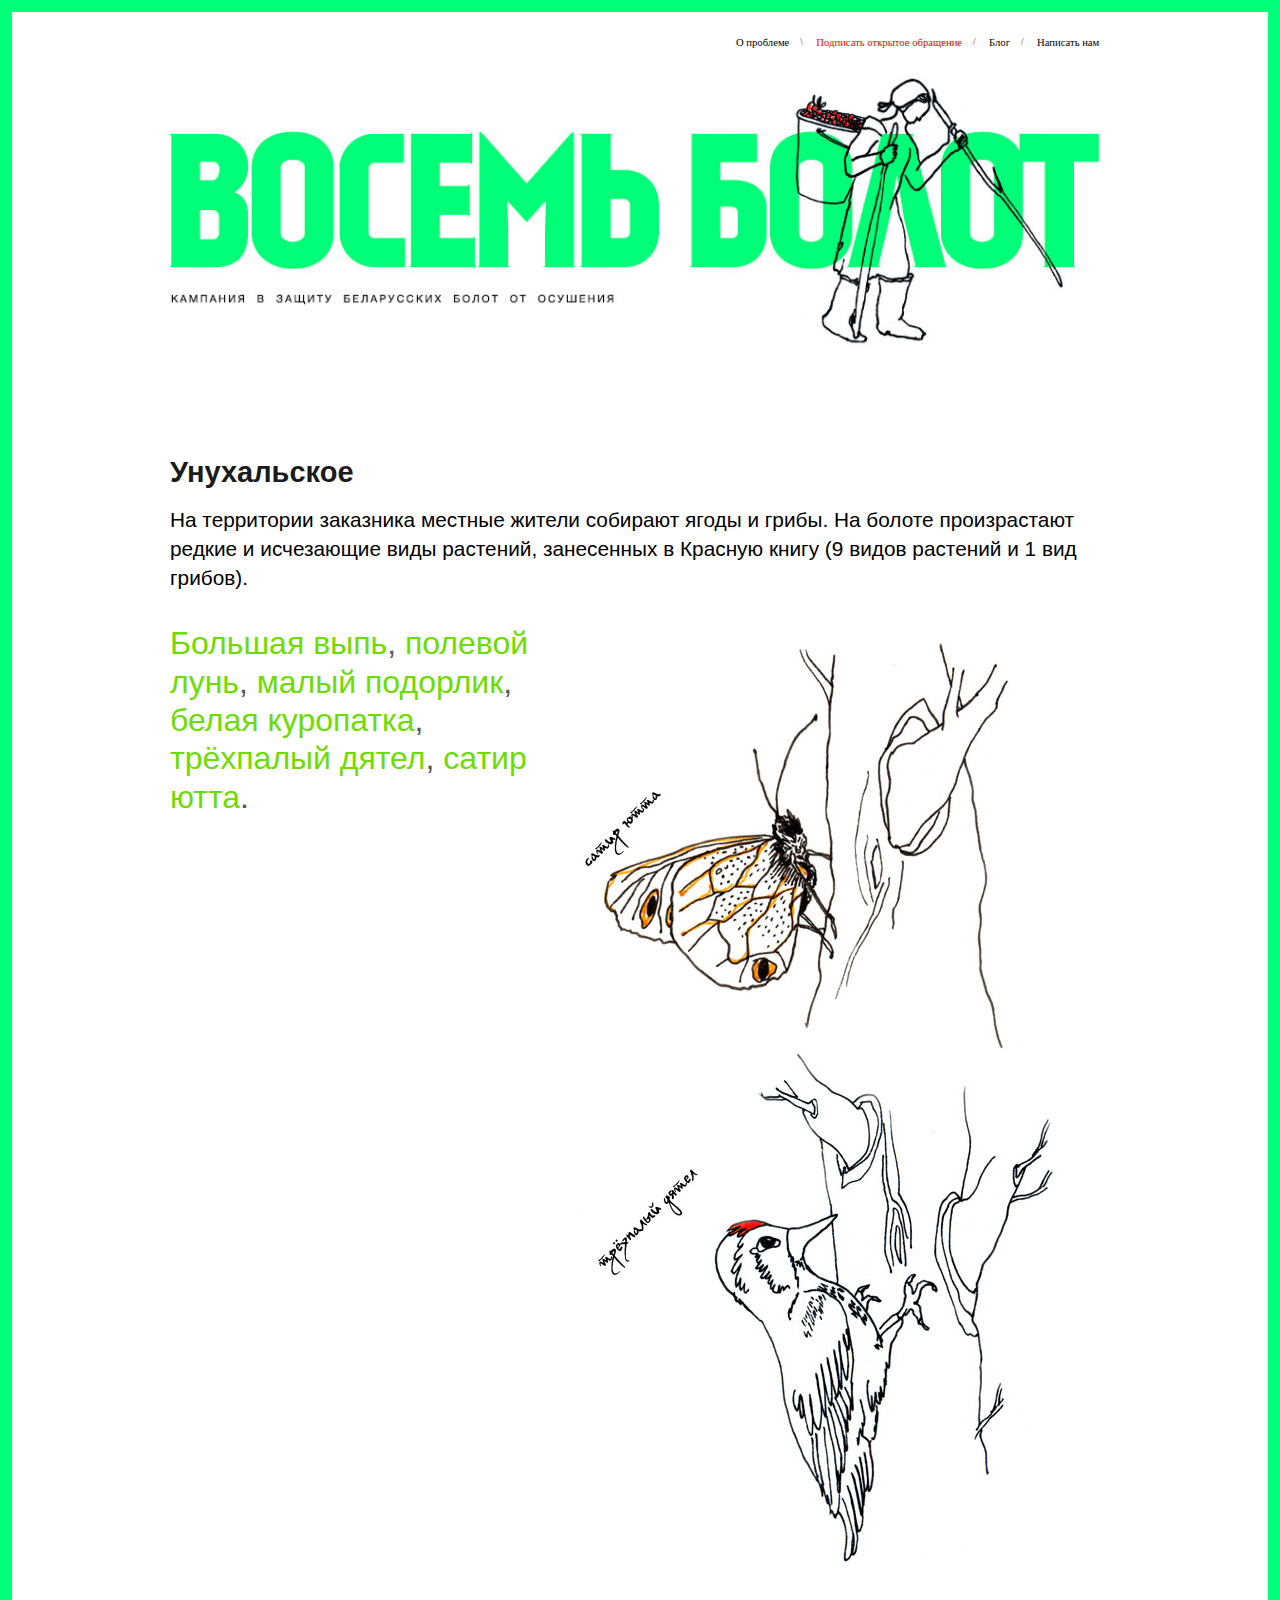
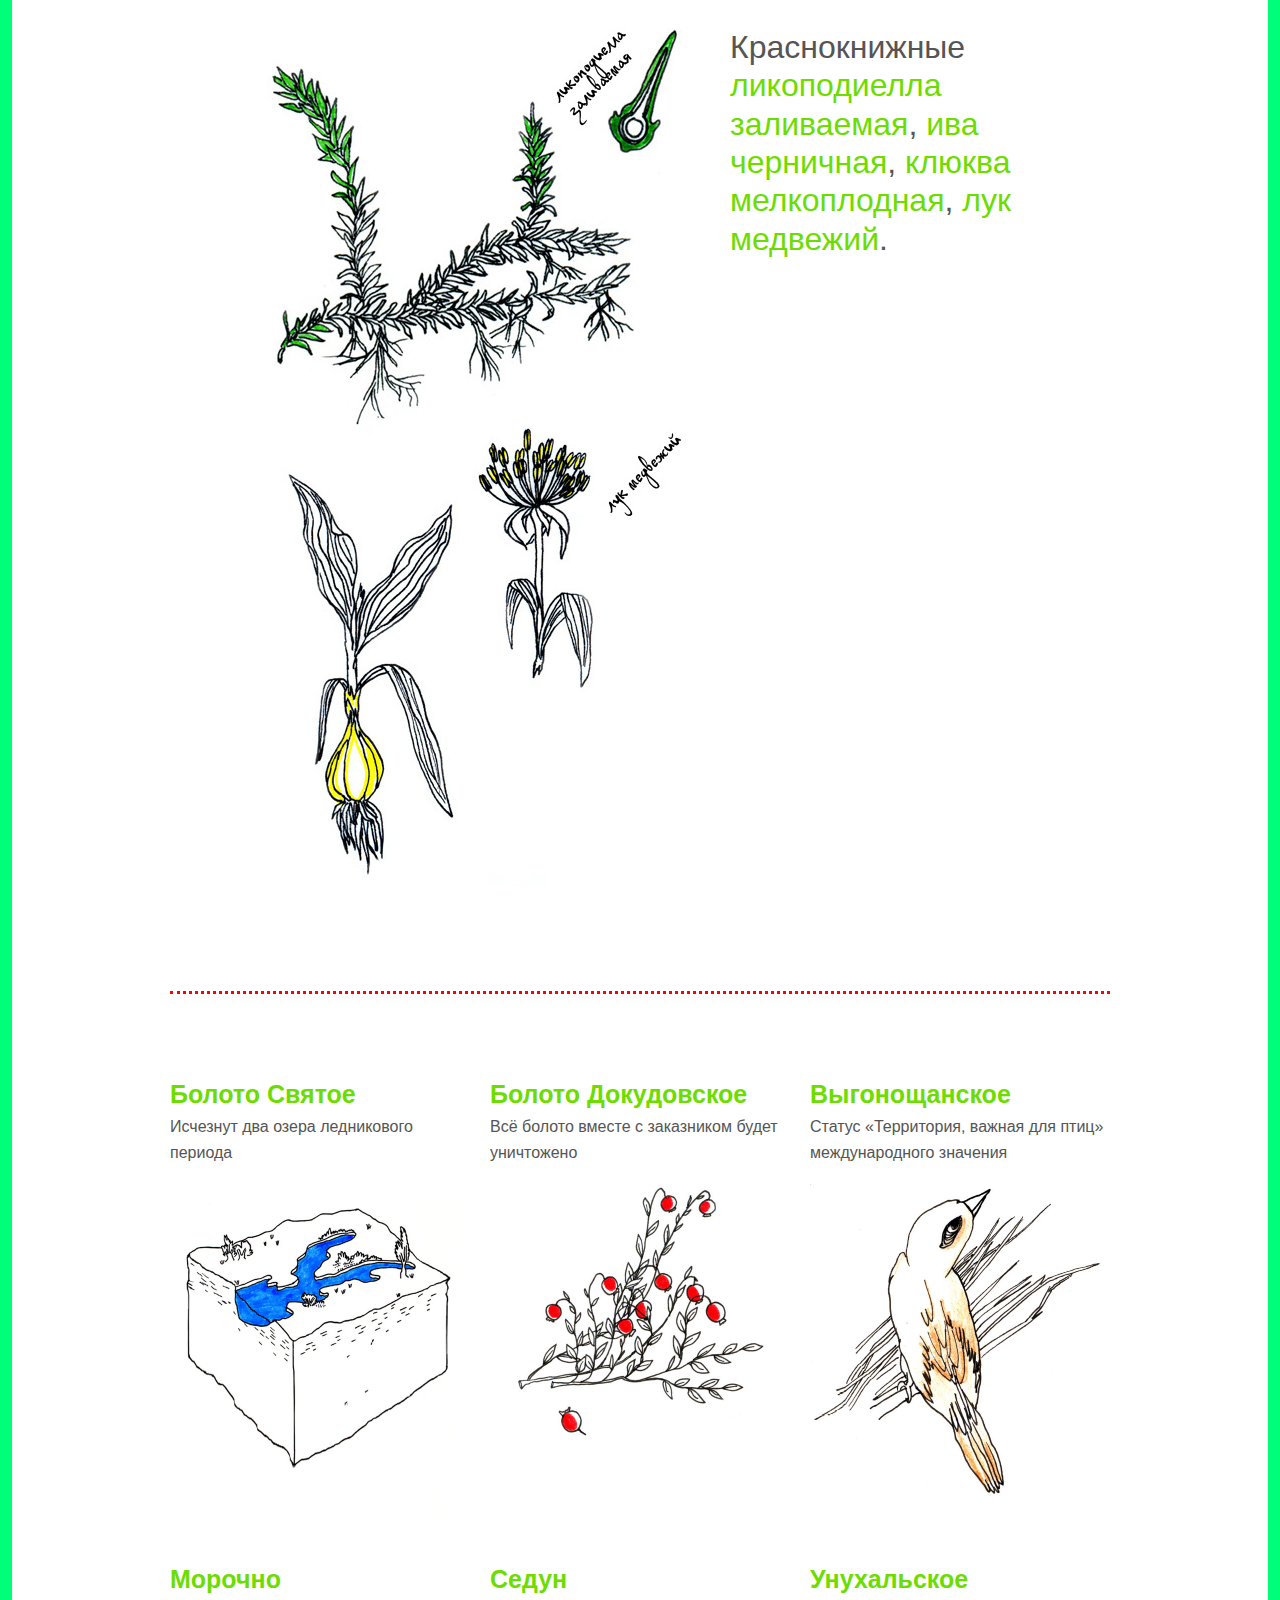
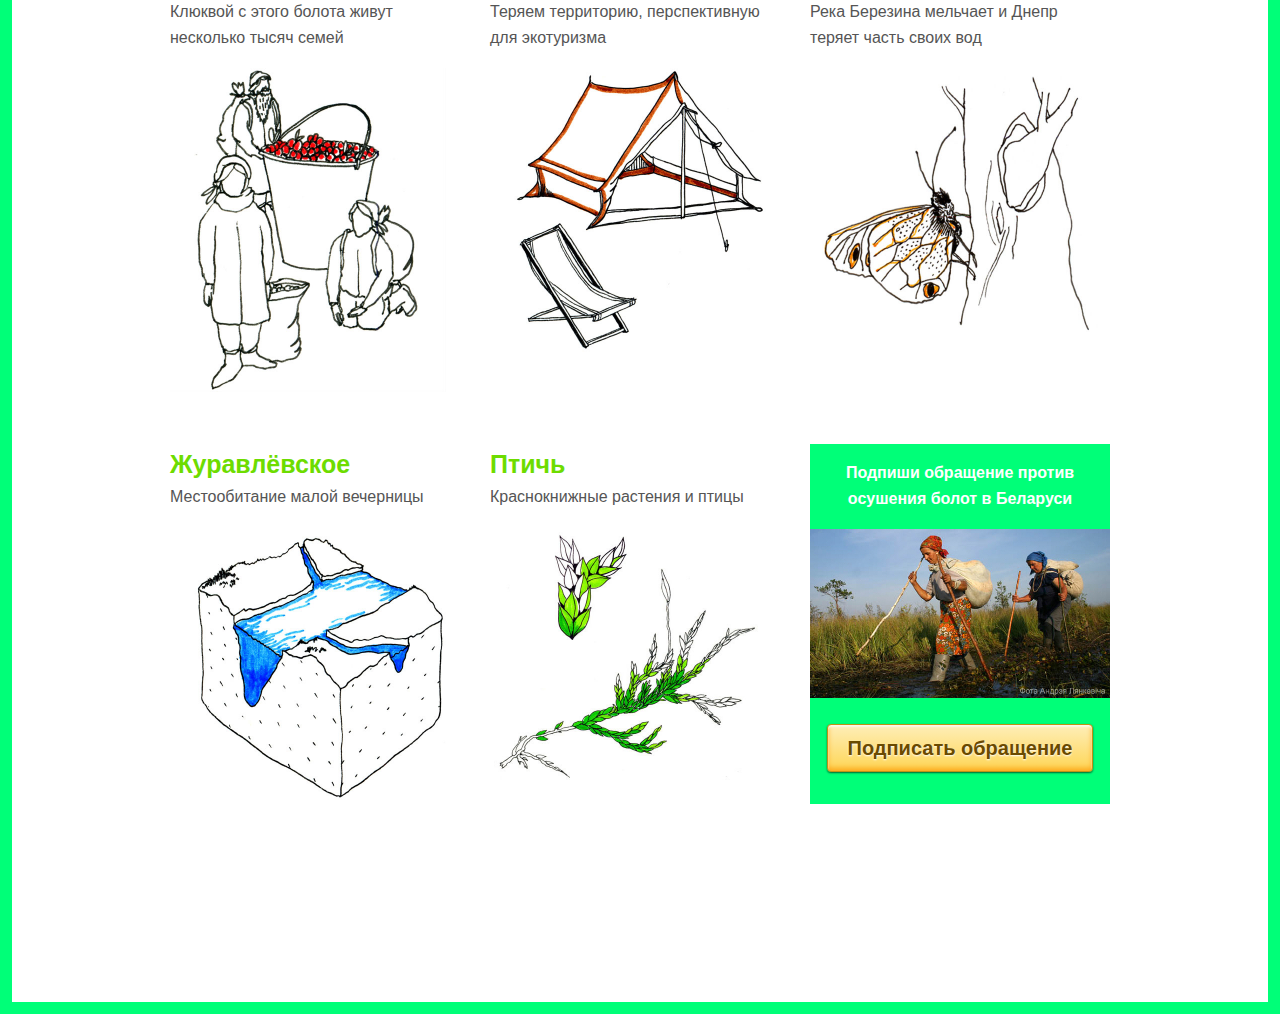
<file: 6-unuhalskoe.html>
<!doctype html>
<!-- paulirish.com/2008/conditional-stylesheets-vs-css-hacks-answer-neither/ -->
<!--[if lt IE 7]> <html class="no-js ie6 oldie" lang="en"> <![endif]-->
<!--[if IE 7]>    <html class="no-js ie7 oldie" lang="en"> <![endif]-->
<!--[if IE 8]>    <html class="no-js ie8 oldie" lang="en"> <![endif]-->
<!--[if IE 9]>    <html class="no-js ie9" lang="en" itemscope itemtype="http://schema.org/Product"> <![endif]-->
<!-- Consider adding an manifest.appcache: h5bp.com/d/Offline -->
<!--[if gt IE 9]><!--> <html class="no-js" lang="en" itemscope itemtype="http://schema.org/Product"> <!--<![endif]-->
<head>
  <meta charset="utf-8">

  <!-- Use the .htaccess and remove these lines to avoid edge case issues.
       More info: h5bp.com/b/378 -->
  <meta http-equiv="X-UA-Compatible" content="IE=edge,chrome=1">

  <title>Болото Унухальское</title>
  <meta name="description" content="" />
  <meta name="keywords" content="" />
  <meta name="author" content="humans.txt">
  
  <link rel="shortcut icon" href="favicon.png" type="image/x-icon" />
  
  <!--Facebook Metadata /-->
  <meta property="fb:page_id" content="" />
	<meta property="og:image" content="" />
	<meta property="og:description" content=""/>
	<meta property="og:title" content=""/>
  
  <!--Google+ Metadata /-->
	<meta itemprop="name" content="">
	<meta itemprop="description" content="">
	<meta itemprop="image" content="">

  <!-- Mobile viewport optimized: j.mp/bplateviewport -->
  <meta name="viewport" content="width=device-width,initial-scale=1">

  <!-- Place favicon.ico and apple-touch-icon.png in the root directory: mathiasbynens.be/notes/touch-icons -->

  <!-- CSS: implied media=all -->
  <!-- CSS concatenated and minified via ant build script-->
  <!-- <link rel="stylesheet" href="css/minified.css"> -->
  
  <!-- CSS imports non-minified for staging, minify before moving to production-->
  <link rel="stylesheet" href="css/imports.css">
  <!-- end CSS-->

  <!-- More ideas for your <head> here: h5bp.com/d/head-Tips -->

  <!-- All JavaScript at the bottom, except for Modernizr / Respond.
       Modernizr enables HTML5 elements & feature detects; Respond is a polyfill for min/max-width CSS3 Media Queries
       For optimal performance, use a custom Modernizr build: www.modernizr.com/download/ -->
  <script src="js/libs/modernizr-2.0.6.min.js"></script>

<!-- VK widget-->
<script type="text/javascript" src="//vk.com/js/api/openapi.js?75"></script>

<script type="text/javascript">
  VK.init({apiId: 3365099, onlyWidgets: true});
</script><!-- /VK widget-->

</head>

<body>

  <div class="container">

  	<div class="row">

		<div id="nav">
				<ul>
					<li><a href="http://bahna.land/o-nas/istorija/" title="Подробнее об осушении болот в Беларуси" class="black" target="_blank">О проблеме</a></li>\
					<li><a href="http://www.change.org/sohranim-belorusskie-bolota" title="Поддержите болота — оставьте свою подпись" target="_blank">Подписать открытое обращение</a></li>/
					<li><a href="http://bahna.land" title="Блог инициативы по защите болот от осушения" class="black" target="_blank">Блог</a></li>/
					<li><a href="mailto:bahna.land@gmail.com" title="Написать письмо" class="black">Написать нам</a></li>
				</ul>
		</div>


  	  <div class="twelve special head">
  	  	<h1><a href="index.html" title="Вернуться на главную"><img src="img/wetlib/title.jpg" alt="Восемь болот"/><span style="display:none;">Восемь болот</span></a></h1>
  	  </div>
  	</div>

  	<div class="row">
	    <div class="twelve columns post">
	    	<h3>Унухальское</h3>
			<p class="lead">На территории заказника местные жители собирают ягоды и грибы. На болоте произрастают редкие и исчезающие виды растений, занесенных в Красную книгу (9 видов растений и 1 вид грибов).</p>         

			<!-- start table -->
    <div class="row" style="margin-top: 2em; clear: both;">
    	<div class="five columns">
    	<p style="font-size: 200%; line-height: 1.2em;"><a href="http://redbook.minpriroda.by/animalsinfo.html?id=20">Большая выпь</a>, <a href="http://redbook.minpriroda.by/animalsinfo.html?id=36">полевой лунь</a>, <a href="http://redbook.minpriroda.by/animalsinfo.html?id=37">малый подорлик</a>, <a href="http://redbook.minpriroda.by/animalsinfo.html?id=47">белая куропатка</a>, <a href="http://redbook.minpriroda.by/animalsinfo.html?id=81">трёхпалый дятел</a>, <a href="http://redbook.minpriroda.by/animalsinfo.html?id=165">сатир ютта</a>.</p>	
    	</div>
      <div class="seven columns">     	
        <p style="text-align: left;"><img src="img/6/birds.jpg"></p>
      </div>
    </div> 
            
            
	<div class="row" style="margin-top: 2em;">
    	<div class="seven columns">
    		<p style="text-align: right;"><img src="img/6/plants.jpg"></p>
    	</div>
      <div class="five columns">
      	<p style="font-size: 200%; line-height: 1.2em;">Краснокнижные <a href="http://redbook.minpriroda.by/plantsinfo.html?id=1">ликоподиелла заливаемая</a>, <a href="http://redbook.minpriroda.by/plantsinfo.html?id=40">ива черничная</a>, <a href="http://redbook.minpriroda.by/plantsinfo.html?id=41">клюква мелкоплодная</a>, <a href="http://redbook.minpriroda.by/plantsinfo.html?id=125">лук медвежий</a>.</p>
      </div>
    </div>    
    



			<!-- end of table-->
			
			
	    </div>
    </div>

<!-- Paste content from index.html here -->

<div class="row">
	<div class="four columns">
		<h4><a href="1-svyatoe.html">Болото Святое</a></h4>
		<p>Исчезнут два озера ледникового периода</p>
		<p><a href="1-svyatoe.html"><img src="img/wetlib/1.jpg" onMouseOver="this.src='img/wetlib/1_hover.jpg'" onMouseOut="this.src='img/wetlib/1.jpg'"/></a></p>
	</div>
	<div class="four columns">
		<h4><a href="2-dokudovskoe.html">Болото Докудовское</a></h4>
		<p>Всё болото вместе с заказником будет уничтожено</p>
		<p><a href="2-dokudovskoe.html"><img src="img/wetlib/2.jpg" onMouseOver="this.src='img/wetlib/2_hover.jpg'" onMouseOut="this.src='img/wetlib/2.jpg'"/></a></p>
	</div>
	<div class="four columns">
		<h4><a href="3-vygonowanskoe.html">Выгонощанское</a></h4>
		<p>Cтатус «Территория, важная для птиц» международного значения</p>
		<p><a href="3-vygonowanskoe.html"><img src="img/wetlib/3.jpg" onMouseOver="this.src='img/wetlib/3_hover.jpg'" onMouseOut="this.src='img/wetlib/3.jpg'"/></a></p>
	</div>
</div>

<div class="row">
	<div class="four columns">
		<h4><a href="4-morocno.html">Морочно</a></h4>
		<p>Клюквой с этого болота живут несколько тысяч семей</p>
		<p><a href="4-morocno.html"><img src="img/wetlib/4.jpg" onMouseOver="this.src='img/wetlib/4_hover.jpg'" onMouseOut="this.src='img/wetlib/4.jpg'"/></a></p>
	</div>
	<div class="four columns">
		<h4><a href="5-sedun.html">Седун</a></h4>
		<p>Теряем территорию, перспективную для экотуризма</p>
		<p><a href="5-sedun.html"><img src="img/wetlib/5.jpg" onMouseOver="this.src='img/wetlib/5_hover.jpg'" onMouseOut="this.src='img/wetlib/5.jpg'"/></a></p>
	</div>
	<div class="four columns">
		<h4><a href="6-unuhalskoe.html">Унухальское</a></h4>
		<p>Река Березина мельчает и Днепр теряет часть своих вод</p>
		<p><a href="6-unuhalskoe.html"><img src="img/wetlib/6.jpg" onMouseOver="this.src='img/wetlib/6_hover.jpg'" onMouseOut="this.src='img/wetlib/6.jpg'"/></a></p>
	</div>
</div>

<div class="row">
	<div class="four columns">
		<h4><a href="7-zuravlevskoe.html">Журавлёвское</a></h4>
		<p>Местообитание малой вечерницы</p>
		<p><a href="7-zuravlevskoe.html"><img src="img/wetlib/7.jpg" onMouseOver="this.src='img/wetlib/7_hover.jpg'" onMouseOut="this.src='img/wetlib/7.jpg'"/></a></p>
	</div>
	<div class="four columns">
		<h4><a href="8-ptic.html">Птичь</a></h4>
		<p>Краснокнижные растения и птицы</p>
		<p><a href="8-ptic.html"><img src="img/wetlib/8.jpg" onMouseOver="this.src='img/wetlib/8_hover.jpg'" onMouseOut="this.src='img/wetlib/8.jpg'"/></a></p>
	</div>
	<div class="four columns" style="background: #00ff78; color: white; font-weight: bold; height: 360px; padding: 0em; text-align: center;">
		<p style="padding:1em 1em 0 1em;">Подпиши обращение против осушения болот в Беларуси</p>
		<p><a href="http://www.change.org/sohranim-belorusskie-bolota" target="_blank"><img src="img/wetlib/9.jpg"/></a></p>
		<p class="btn tertiary"><a href="http://www.change.org/sohranim-belorusskie-bolota" target="_blank">Подписать обращение</a></p>
	</div>
</div>

<div class="row" style="margin-bottom: 3em;">
    <div class="twelve columns">
    	<div class="fb-like" data-href="http://eightwetlands.by/" data-send="true" data-width="450" data-show-faces="true" data-font="lucida grande"></div><br /><br />
		<div id="vk_like"></div>
		<script type="text/javascript">
		VK.Widgets.Like("vk_like", {type: "button", verb: 1});
		</script>
    </div>
</div>



  </div> <!--! end of #container -->

  <!-- JavaScript at the bottom for fast page loading -->

  <!-- Grab Google CDN's jQuery, with a protocol relative URL; fall back to local if offline -->
  <script src="http://ajax.googleapis.com/ajax/libs/jquery/1.7.2/jquery.min.js"></script>
  <script>window.jQuery || document.write('<script src="js/libs/jquery-1.7.2.min.js"><\/script>')</script>

  <script src="js/libs/gumby.min.js"></script>
  <script src="js/plugins.js"></script>
  <script src="js/main.js"></script>
  <!-- end scripts-->


  <!-- Prompt IE 6 users to install Chrome Frame. We suggest that you not support IE 6.
       chromium.org/developers/how-tos/chrome-frame-getting-started -->
  <!--[if lt IE 7 ]>
    <script src="//ajax.googleapis.com/ajax/libs/chrome-frame/1.0.3/CFInstall.min.js"></script>
    <script>window.attachEvent('onload',function(){CFInstall.check({mode:'overlay'})})</script>
  <![endif]-->
  
  <!-- Social Widget Rendering Javascript /-->
  <script src="http://platform.twitter.com/widgets.js"></script>
  <script src="http://connect.facebook.net/en_US/all.js#xfbml=1"></script>
  <script type="text/javascript">
    (function() {
      var po = document.createElement('script'); po.type = 'text/javascript'; po.async = true;
      po.src = 'https://apis.google.com/js/plusone.js';
      var s = document.getElementsByTagName('script')[0]; s.parentNode.insertBefore(po, s);
    })();
  </script>
  <!-- End Social Widget Rendering Javascript /-->

  <!-- Google Analytics-->
<script type="text/javascript">

  var _gaq = _gaq || [];
  _gaq.push(['_setAccount', 'UA-37694125-1']);
  _gaq.push(['_trackPageview']);

  (function() {
    var ga = document.createElement('script'); ga.type = 'text/javascript'; ga.async = true;
    ga.src = ('https:' == document.location.protocol ? 'https://ssl' : 'http://www') + '.google-analytics.com/ga.js';
    var s = document.getElementsByTagName('script')[0]; s.parentNode.insertBefore(ga, s);
  })();

</script>
 <!-- End of Google Analytics-->
</body>
</html>
</file>
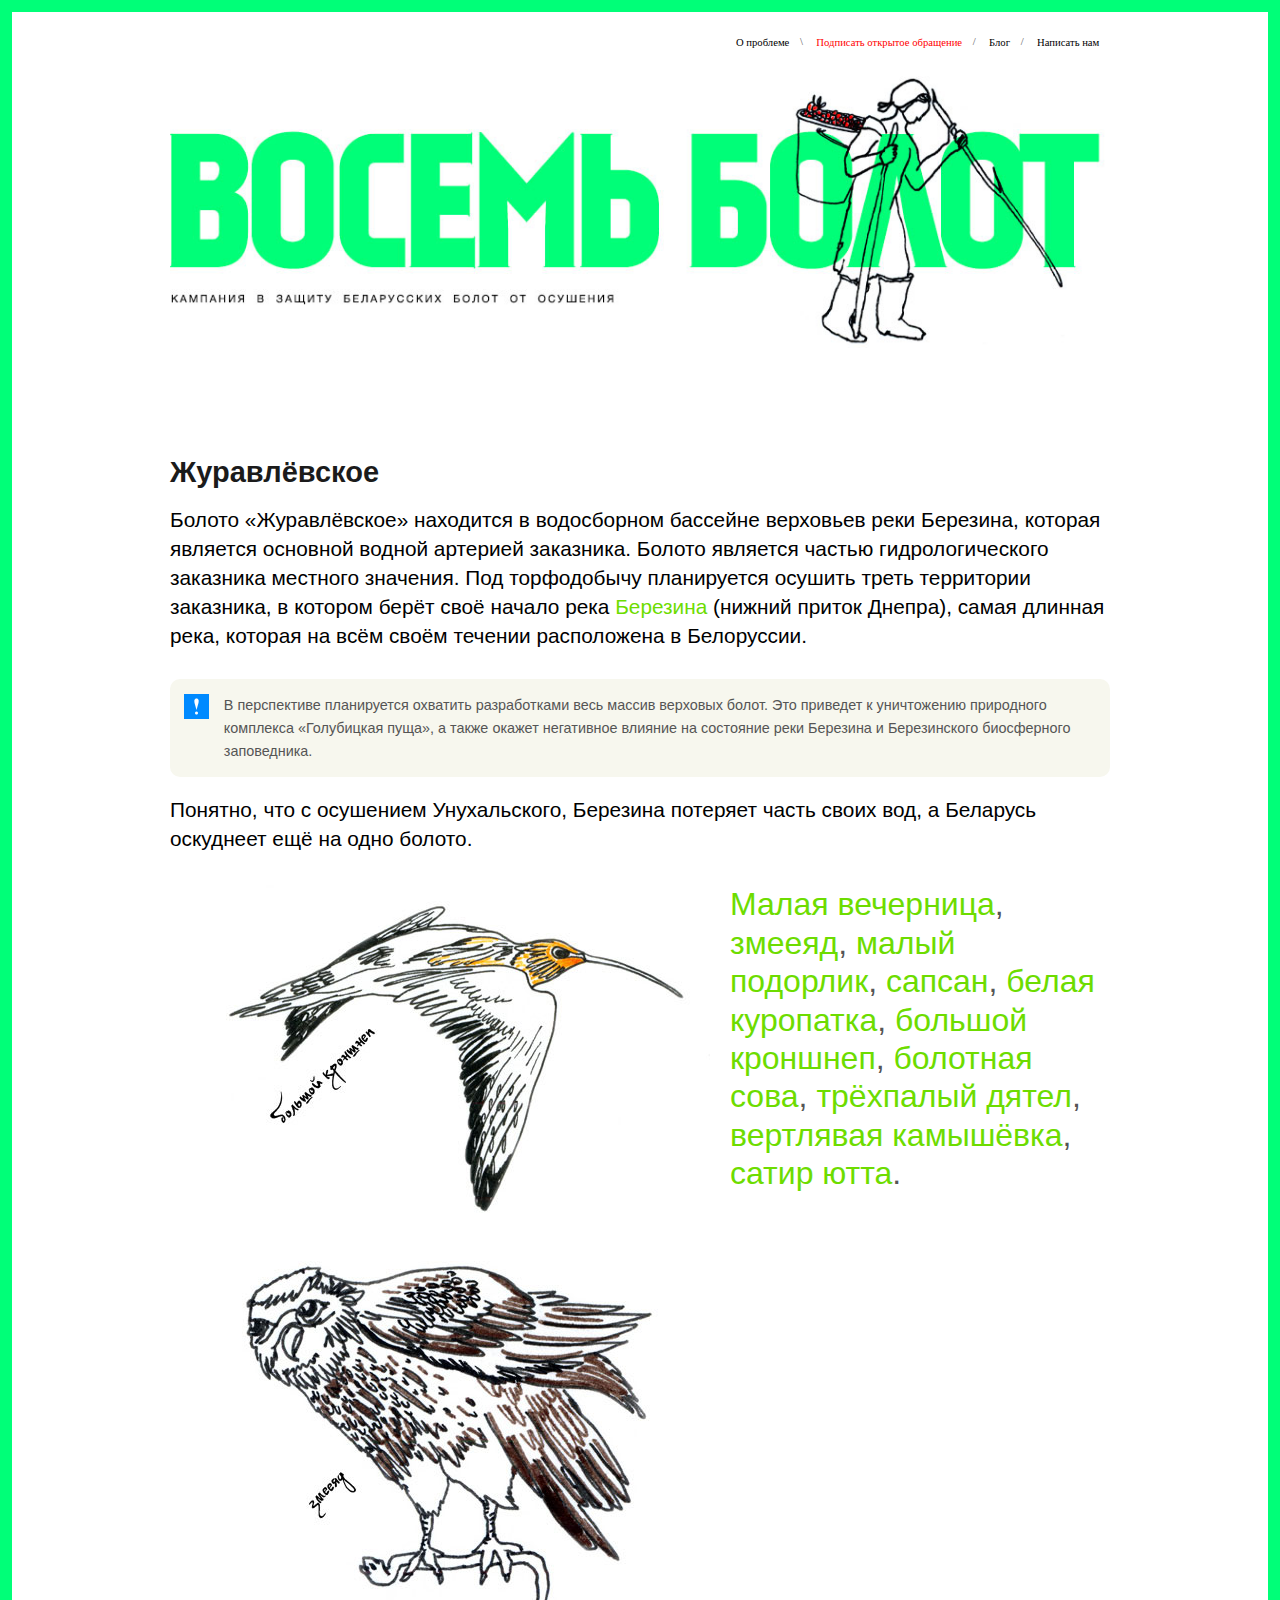
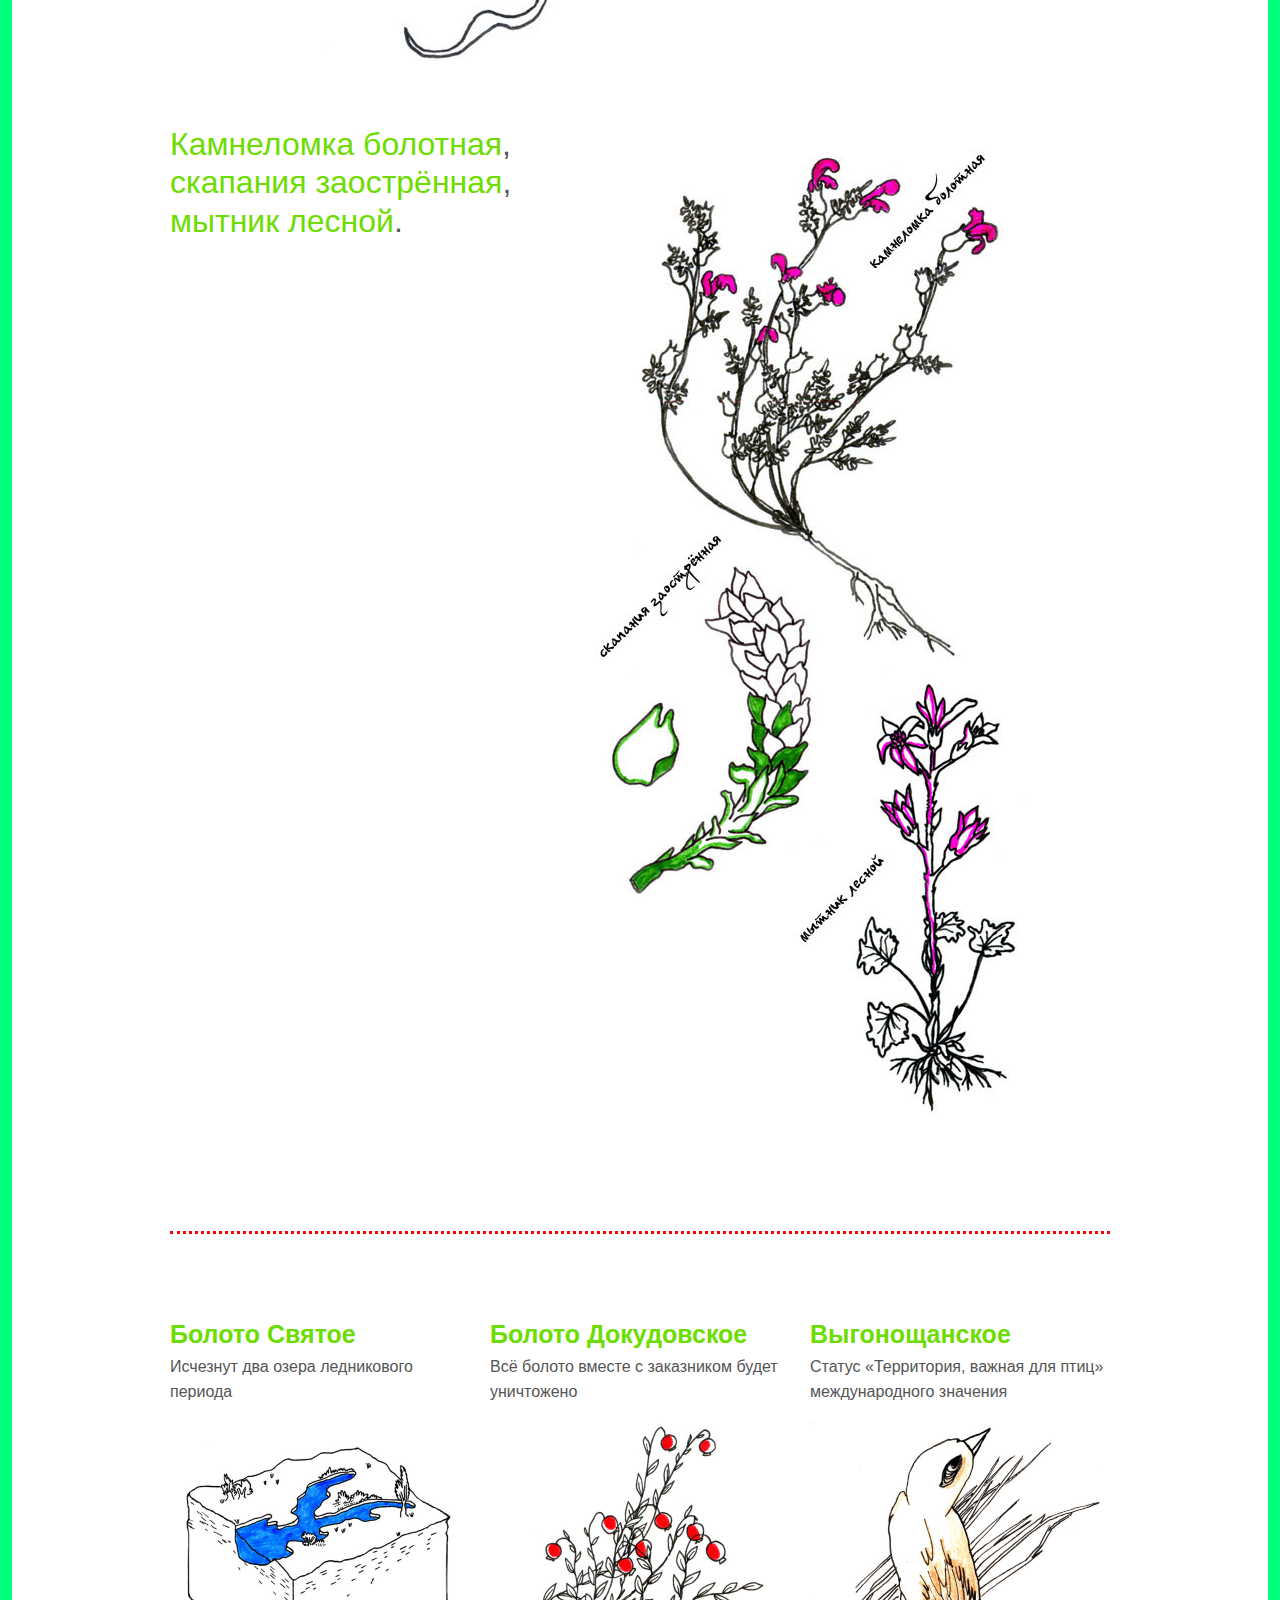
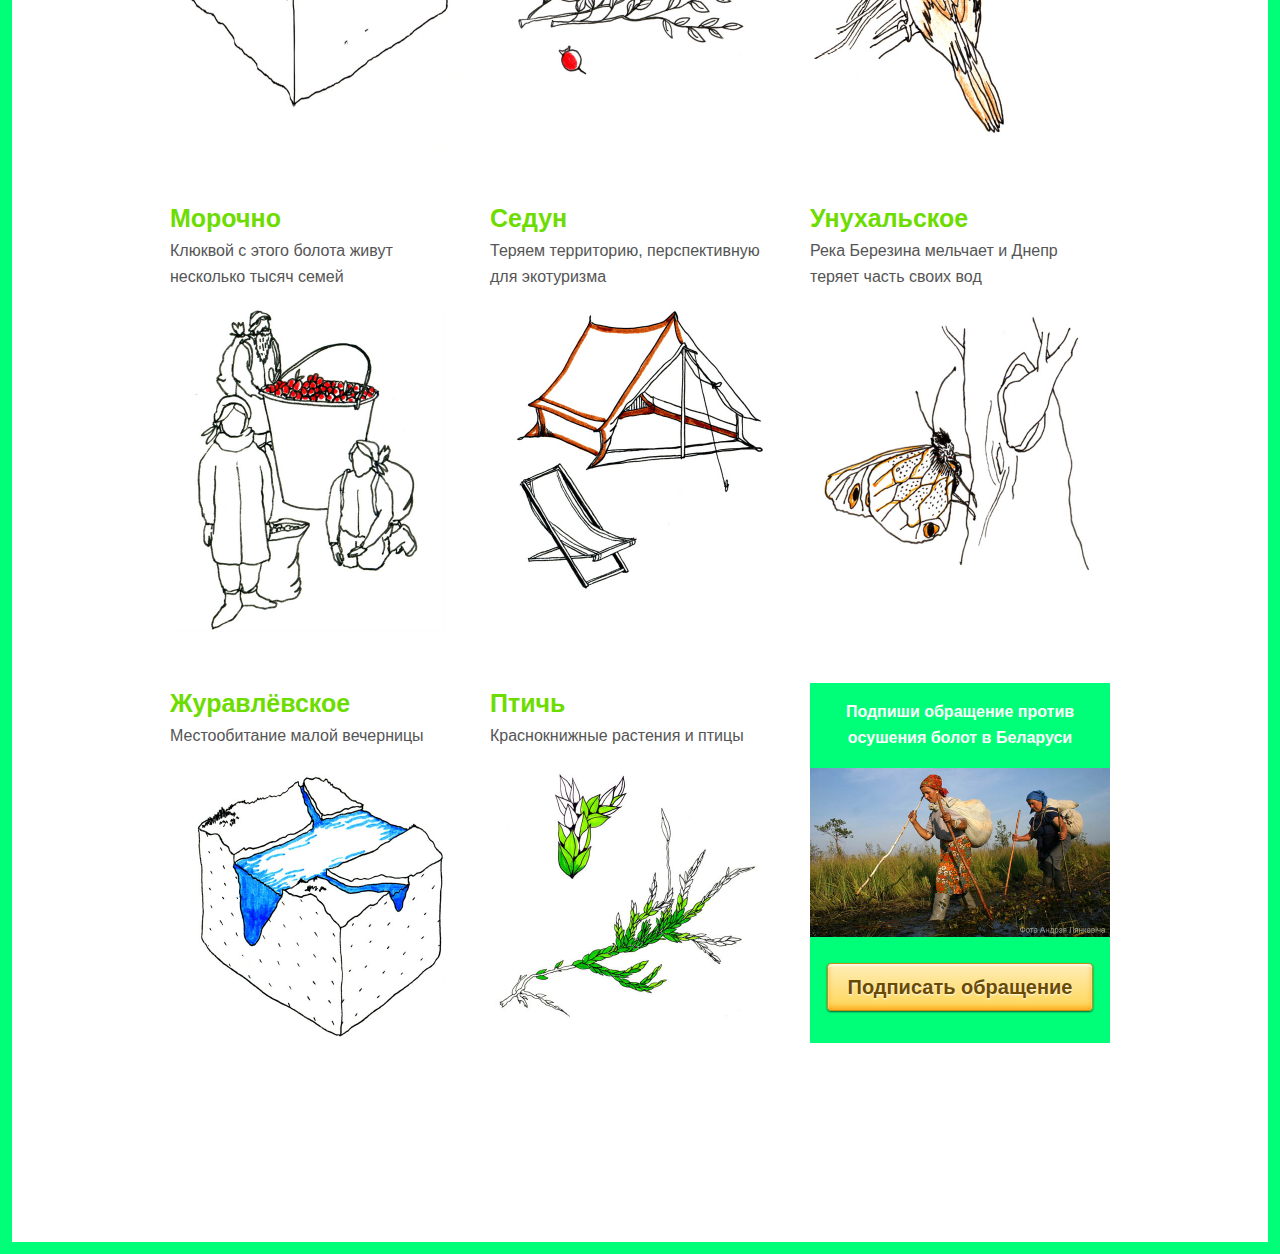
<file: 7-zuravlevskoe.html>
<!doctype html>
<!-- paulirish.com/2008/conditional-stylesheets-vs-css-hacks-answer-neither/ -->
<!--[if lt IE 7]> <html class="no-js ie6 oldie" lang="en"> <![endif]-->
<!--[if IE 7]>    <html class="no-js ie7 oldie" lang="en"> <![endif]-->
<!--[if IE 8]>    <html class="no-js ie8 oldie" lang="en"> <![endif]-->
<!--[if IE 9]>    <html class="no-js ie9" lang="en" itemscope itemtype="http://schema.org/Product"> <![endif]-->
<!-- Consider adding an manifest.appcache: h5bp.com/d/Offline -->
<!--[if gt IE 9]><!--> <html class="no-js" lang="en" itemscope itemtype="http://schema.org/Product"> <!--<![endif]-->
<head>
  <meta charset="utf-8">

  <!-- Use the .htaccess and remove these lines to avoid edge case issues.
       More info: h5bp.com/b/378 -->
  <meta http-equiv="X-UA-Compatible" content="IE=edge,chrome=1">

  <title>Болото Журавлёвское</title>
  <meta name="description" content="" />
  <meta name="keywords" content="" />
  <meta name="author" content="humans.txt">
  
  <link rel="shortcut icon" href="favicon.png" type="image/x-icon" />
  
  <!--Facebook Metadata /-->
  <meta property="fb:page_id" content="" />
	<meta property="og:image" content="" />
	<meta property="og:description" content=""/>
	<meta property="og:title" content=""/>
  
  <!--Google+ Metadata /-->
	<meta itemprop="name" content="">
	<meta itemprop="description" content="">
	<meta itemprop="image" content="">

  <!-- Mobile viewport optimized: j.mp/bplateviewport -->
  <meta name="viewport" content="width=device-width,initial-scale=1">

  <!-- Place favicon.ico and apple-touch-icon.png in the root directory: mathiasbynens.be/notes/touch-icons -->

  <!-- CSS: implied media=all -->
  <!-- CSS concatenated and minified via ant build script-->
  <!-- <link rel="stylesheet" href="css/minified.css"> -->
  
  <!-- CSS imports non-minified for staging, minify before moving to production-->
  <link rel="stylesheet" href="css/imports.css">
  <!-- end CSS-->

  <!-- More ideas for your <head> here: h5bp.com/d/head-Tips -->

  <!-- All JavaScript at the bottom, except for Modernizr / Respond.
       Modernizr enables HTML5 elements & feature detects; Respond is a polyfill for min/max-width CSS3 Media Queries
       For optimal performance, use a custom Modernizr build: www.modernizr.com/download/ -->
  <script src="js/libs/modernizr-2.0.6.min.js"></script>

<!-- VK widget-->
<script type="text/javascript" src="//vk.com/js/api/openapi.js?75"></script>

<script type="text/javascript">
  VK.init({apiId: 3365099, onlyWidgets: true});
</script><!-- /VK widget-->

</head>

<body>

  <div class="container">

  	<div class="row">

		<div id="nav">
				<ul>
					<li><a href="http://bahna.land/o-nas/istorija/" title="Подробнее об осушении болот в Беларуси" class="black" target="_blank">О проблеме</a></li>\
					<li><a href="http://www.change.org/sohranim-belorusskie-bolota" title="Поддержите болота — оставьте свою подпись" target="_blank">Подписать открытое обращение</a></li>/
					<li><a href="http://bahna.land" title="Блог инициативы по защите болот от осушения" class="black" target="_blank">Блог</a></li>/
					<li><a href="mailto:bahna.land@gmail.com" title="Написать письмо" class="black">Написать нам</a></li>
				</ul>
		</div>


  	  <div class="twelve special head">
  	  	<h1><a href="index.html" title="Вернуться на главную"><img src="img/wetlib/title.jpg" alt="Восемь болот"/><span style="display:none;">Восемь болот</span></a></h1>
  	  </div>
  	</div>

  	<div class="row">
	    <div class="twelve columns post">
	    	<h3>Журавлёвское</h3>
			<p class="lead">Болото «Журавлёвское» находится в водосборном бассейне верховьев реки Березина, которая является основной водной артерией заказника. Болото является частью гидрологического заказника местного значения. Под торфодобычу планируется осушить треть территории заказника, в котором берёт своё начало река <a href="http://ru.wikipedia.org/wiki/Березина_(нижний_приток_Днепра)">Березина</a> (нижний приток Днепра), самая длинная река, которая на всём своём течении расположена в Белоруссии.</p>
            <p class="info"><img src="img/wetlib/info-sign.png" class="sign" width="25"/>В перспективе планируется охватить разработками весь массив верховых болот. Это приведет к уничтожению природного комплекса «Голубицкая пуща», а также окажет негативное влияние на состояние реки Березина и Березинского биосферного заповедника.</p>
            <p class="lead">Понятно, что с осушением Унухальского, Березина потеряет  часть своих вод, а Беларусь оскуднеет ещё на одно болото. </p>   
            

			<!-- start table -->

    <div class="row" style="margin-top: 2em;">
    	<div class="seven columns">
    		<p style="text-align: right;"><img src="img/7/birds.jpg"></p>
    	</div>
      <div class="five columns">
      	<p style="font-size: 200%; line-height: 1.2em;"><a href="http://redbook.minpriroda.by/animalsinfo.html?id=5">Малая вечерница</a>, <a href="http://redbook.minpriroda.by/animalsinfo.html?id=35">змееяд</a>, <a href="http://redbook.minpriroda.by/animalsinfo.html?id=37">малый подорлик</a>, <a href="http://redbook.minpriroda.by/animalsinfo.html?id=46">сапсан</a>, <a href="http://redbook.minpriroda.by/animalsinfo.html?id=47">белая куропатка</a>, <a href="http://redbook.minpriroda.by/animalsinfo.html?id=60">большой кроншнеп</a>, <a href="http://redbook.minpriroda.by/animalsinfo.html?id=75">болотная сова</a>, <a href="http://redbook.minpriroda.by/animalsinfo.html?id=81">трёхпалый дятел</a>, <a href="http://redbook.minpriroda.by/animalsinfo.html?id=84">вертлявая камышёвка</a>, <a href="http://redbook.minpriroda.by/animalsinfo.html?id=165">сатир ютта</a>.</p>
      </div>
    </div>    
    
    <div class="row" style="margin-top: 2em;">
    	<div class="five columns">
    	<p style="font-size: 200%; line-height: 1.2em;"><a href="http://redbook.minpriroda.by/plantsinfo.html?id=48">Камнеломка болотная</a>, <a href="http://redbook.minpriroda.by/plantsinfo.html?id=178">скапания заострённая</a>, <a href="http://redbook.minpriroda.by/plantsinfo.html?id=89">мытник лесной</a>.</p>	
    	</div>
      <div class="seven columns">     	
        <p style="text-align: left;"><img src="img/7/plants.jpg"></p>
      </div>
    </div>                     
            

			<!-- end of table-->
			
			
	    </div>
    </div>

<!-- Paste content from index.html here -->

<div class="row">
	<div class="four columns">
		<h4><a href="1-svyatoe.html">Болото Святое</a></h4>
		<p>Исчезнут два озера ледникового периода</p>
		<p><a href="1-svyatoe.html"><img src="img/wetlib/1.jpg" onMouseOver="this.src='img/wetlib/1_hover.jpg'" onMouseOut="this.src='img/wetlib/1.jpg'"/></a></p>
	</div>
	<div class="four columns">
		<h4><a href="2-dokudovskoe.html">Болото Докудовское</a></h4>
		<p>Всё болото вместе с заказником будет уничтожено</p>
		<p><a href="2-dokudovskoe.html"><img src="img/wetlib/2.jpg" onMouseOver="this.src='img/wetlib/2_hover.jpg'" onMouseOut="this.src='img/wetlib/2.jpg'"/></a></p>
	</div>
	<div class="four columns">
		<h4><a href="3-vygonowanskoe.html">Выгонощанское</a></h4>
		<p>Cтатус «Территория, важная для птиц» международного значения</p>
		<p><a href="3-vygonowanskoe.html"><img src="img/wetlib/3.jpg" onMouseOver="this.src='img/wetlib/3_hover.jpg'" onMouseOut="this.src='img/wetlib/3.jpg'"/></a></p>
	</div>
</div>

<div class="row">
	<div class="four columns">
		<h4><a href="4-morocno.html">Морочно</a></h4>
		<p>Клюквой с этого болота живут несколько тысяч семей</p>
		<p><a href="4-morocno.html"><img src="img/wetlib/4.jpg" onMouseOver="this.src='img/wetlib/4_hover.jpg'" onMouseOut="this.src='img/wetlib/4.jpg'"/></a></p>
	</div>
	<div class="four columns">
		<h4><a href="5-sedun.html">Седун</a></h4>
		<p>Теряем территорию, перспективную для экотуризма</p>
		<p><a href="5-sedun.html"><img src="img/wetlib/5.jpg" onMouseOver="this.src='img/wetlib/5_hover.jpg'" onMouseOut="this.src='img/wetlib/5.jpg'"/></a></p>
	</div>
	<div class="four columns">
		<h4><a href="6-unuhalskoe.html">Унухальское</a></h4>
		<p>Река Березина мельчает и Днепр теряет часть своих вод</p>
		<p><a href="6-unuhalskoe.html"><img src="img/wetlib/6.jpg" onMouseOver="this.src='img/wetlib/6_hover.jpg'" onMouseOut="this.src='img/wetlib/6.jpg'"/></a></p>
	</div>
</div>

<div class="row">
	<div class="four columns">
		<h4><a href="7-zuravlevskoe.html">Журавлёвское</a></h4>
		<p>Местообитание малой вечерницы</p>
		<p><a href="7-zuravlevskoe.html"><img src="img/wetlib/7.jpg" onMouseOver="this.src='img/wetlib/7_hover.jpg'" onMouseOut="this.src='img/wetlib/7.jpg'"/></a></p>
	</div>
	<div class="four columns">
		<h4><a href="8-ptic.html">Птичь</a></h4>
		<p>Краснокнижные растения и птицы</p>
		<p><a href="8-ptic.html"><img src="img/wetlib/8.jpg" onMouseOver="this.src='img/wetlib/8_hover.jpg'" onMouseOut="this.src='img/wetlib/8.jpg'"/></a></p>
	</div>
	<div class="four columns" style="background: #00ff78; color: white; font-weight: bold; height: 360px; padding: 0em; text-align: center;">
		<p style="padding:1em 1em 0 1em;">Подпиши обращение против осушения болот в Беларуси</p>
		<p><a href="http://www.change.org/sohranim-belorusskie-bolota" target="_blank"><img src="img/wetlib/9.jpg"/></a></p>
		<p class="btn tertiary"><a href="http://www.change.org/sohranim-belorusskie-bolota" target="_blank">Подписать обращение</a></p>
	</div>
</div>

<div class="row" style="margin-bottom: 3em;">
    <div class="twelve columns">
    	<div class="fb-like" data-href="http://eightwetlands.by/" data-send="true" data-width="450" data-show-faces="true" data-font="lucida grande"></div><br /><br />
		<div id="vk_like"></div>
		<script type="text/javascript">
		VK.Widgets.Like("vk_like", {type: "button", verb: 1});
		</script>
    </div>
</div>



  </div> <!--! end of #container -->

  <!-- JavaScript at the bottom for fast page loading -->

  <!-- Grab Google CDN's jQuery, with a protocol relative URL; fall back to local if offline -->
  <script src="http://ajax.googleapis.com/ajax/libs/jquery/1.7.2/jquery.min.js"></script>
  <script>window.jQuery || document.write('<script src="js/libs/jquery-1.7.2.min.js"><\/script>')</script>

  <script src="js/libs/gumby.min.js"></script>
  <script src="js/plugins.js"></script>
  <script src="js/main.js"></script>
  <!-- end scripts-->


  <!-- Prompt IE 6 users to install Chrome Frame. We suggest that you not support IE 6.
       chromium.org/developers/how-tos/chrome-frame-getting-started -->
  <!--[if lt IE 7 ]>
    <script src="//ajax.googleapis.com/ajax/libs/chrome-frame/1.0.3/CFInstall.min.js"></script>
    <script>window.attachEvent('onload',function(){CFInstall.check({mode:'overlay'})})</script>
  <![endif]-->
  
  <!-- Social Widget Rendering Javascript /-->
  <script src="http://platform.twitter.com/widgets.js"></script>
  <script src="http://connect.facebook.net/en_US/all.js#xfbml=1"></script>
  <script type="text/javascript">
    (function() {
      var po = document.createElement('script'); po.type = 'text/javascript'; po.async = true;
      po.src = 'https://apis.google.com/js/plusone.js';
      var s = document.getElementsByTagName('script')[0]; s.parentNode.insertBefore(po, s);
    })();
  </script>
  <!-- End Social Widget Rendering Javascript /-->

  <!-- Google Analytics-->
<script type="text/javascript">

  var _gaq = _gaq || [];
  _gaq.push(['_setAccount', 'UA-37694125-1']);
  _gaq.push(['_trackPageview']);

  (function() {
    var ga = document.createElement('script'); ga.type = 'text/javascript'; ga.async = true;
    ga.src = ('https:' == document.location.protocol ? 'https://ssl' : 'http://www') + '.google-analytics.com/ga.js';
    var s = document.getElementsByTagName('script')[0]; s.parentNode.insertBefore(ga, s);
  })();

</script>
 <!-- End of Google Analytics-->
</body>
</html>
</file>
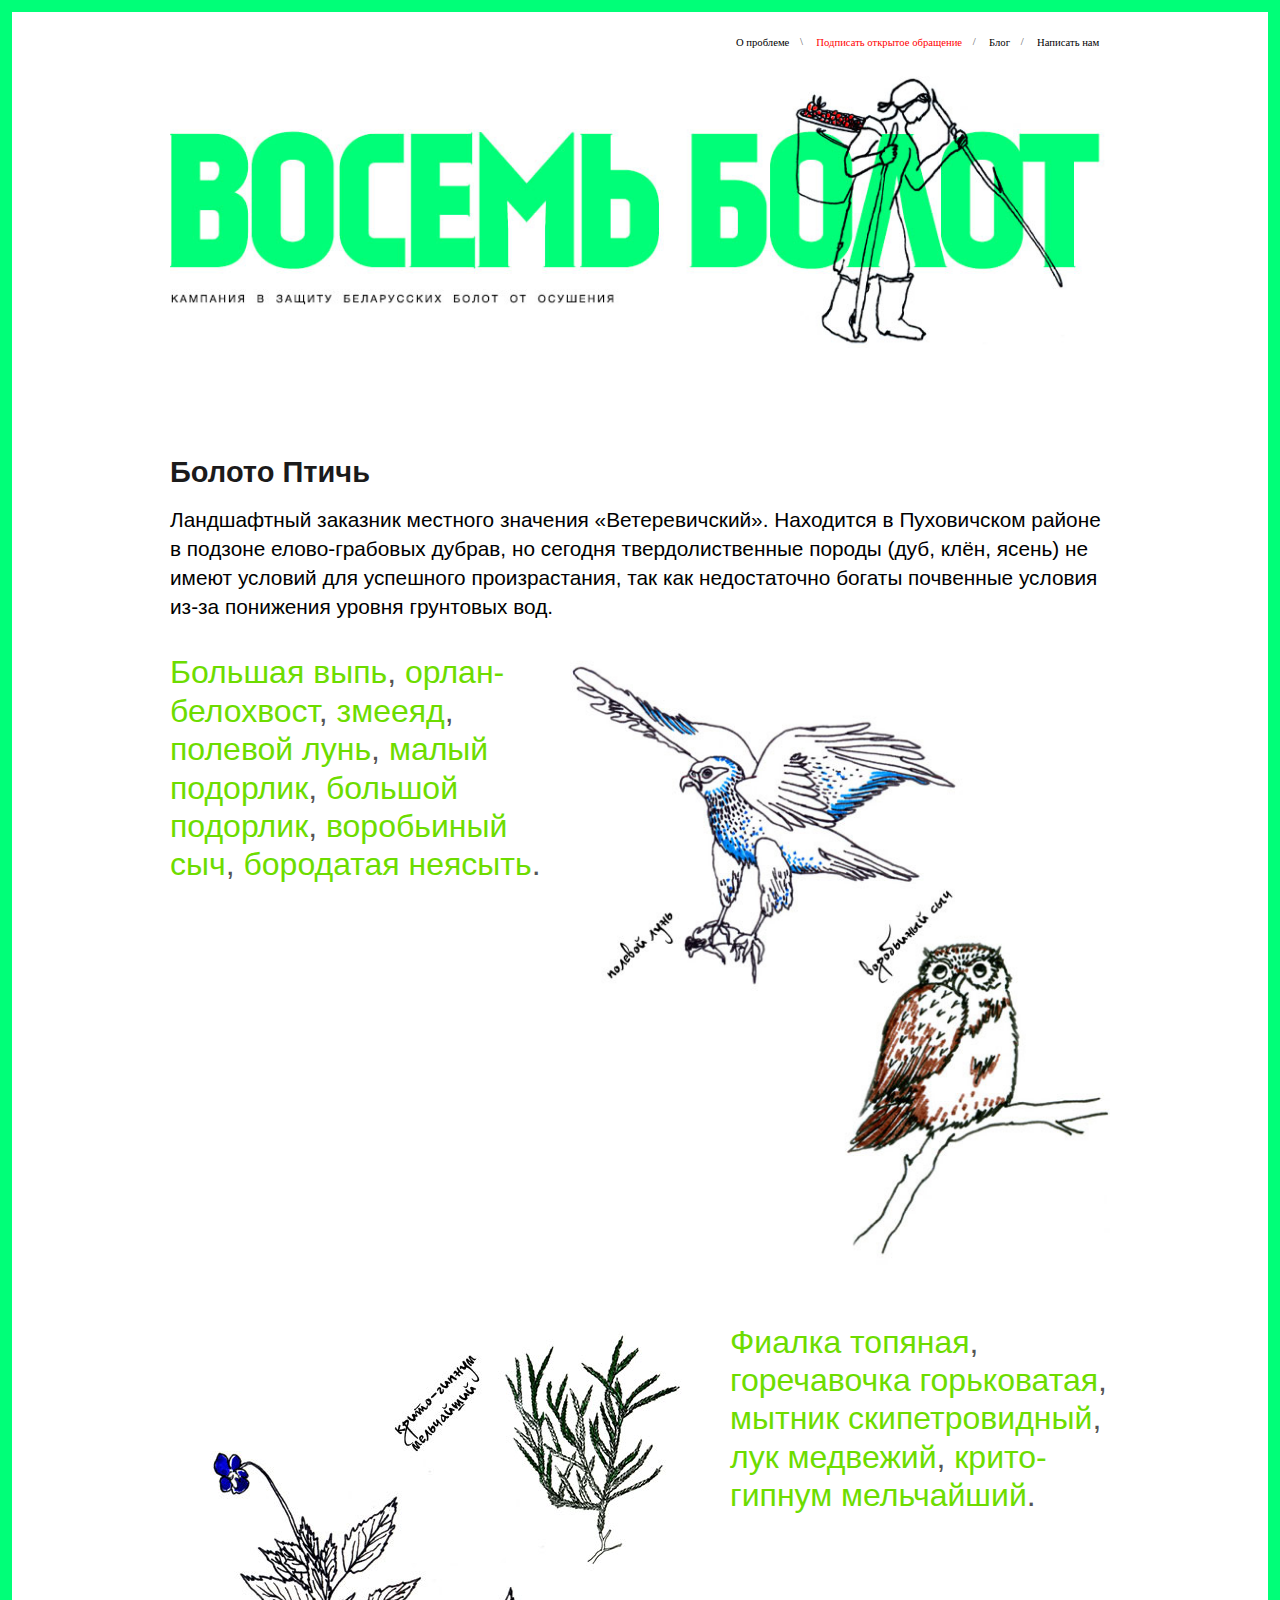
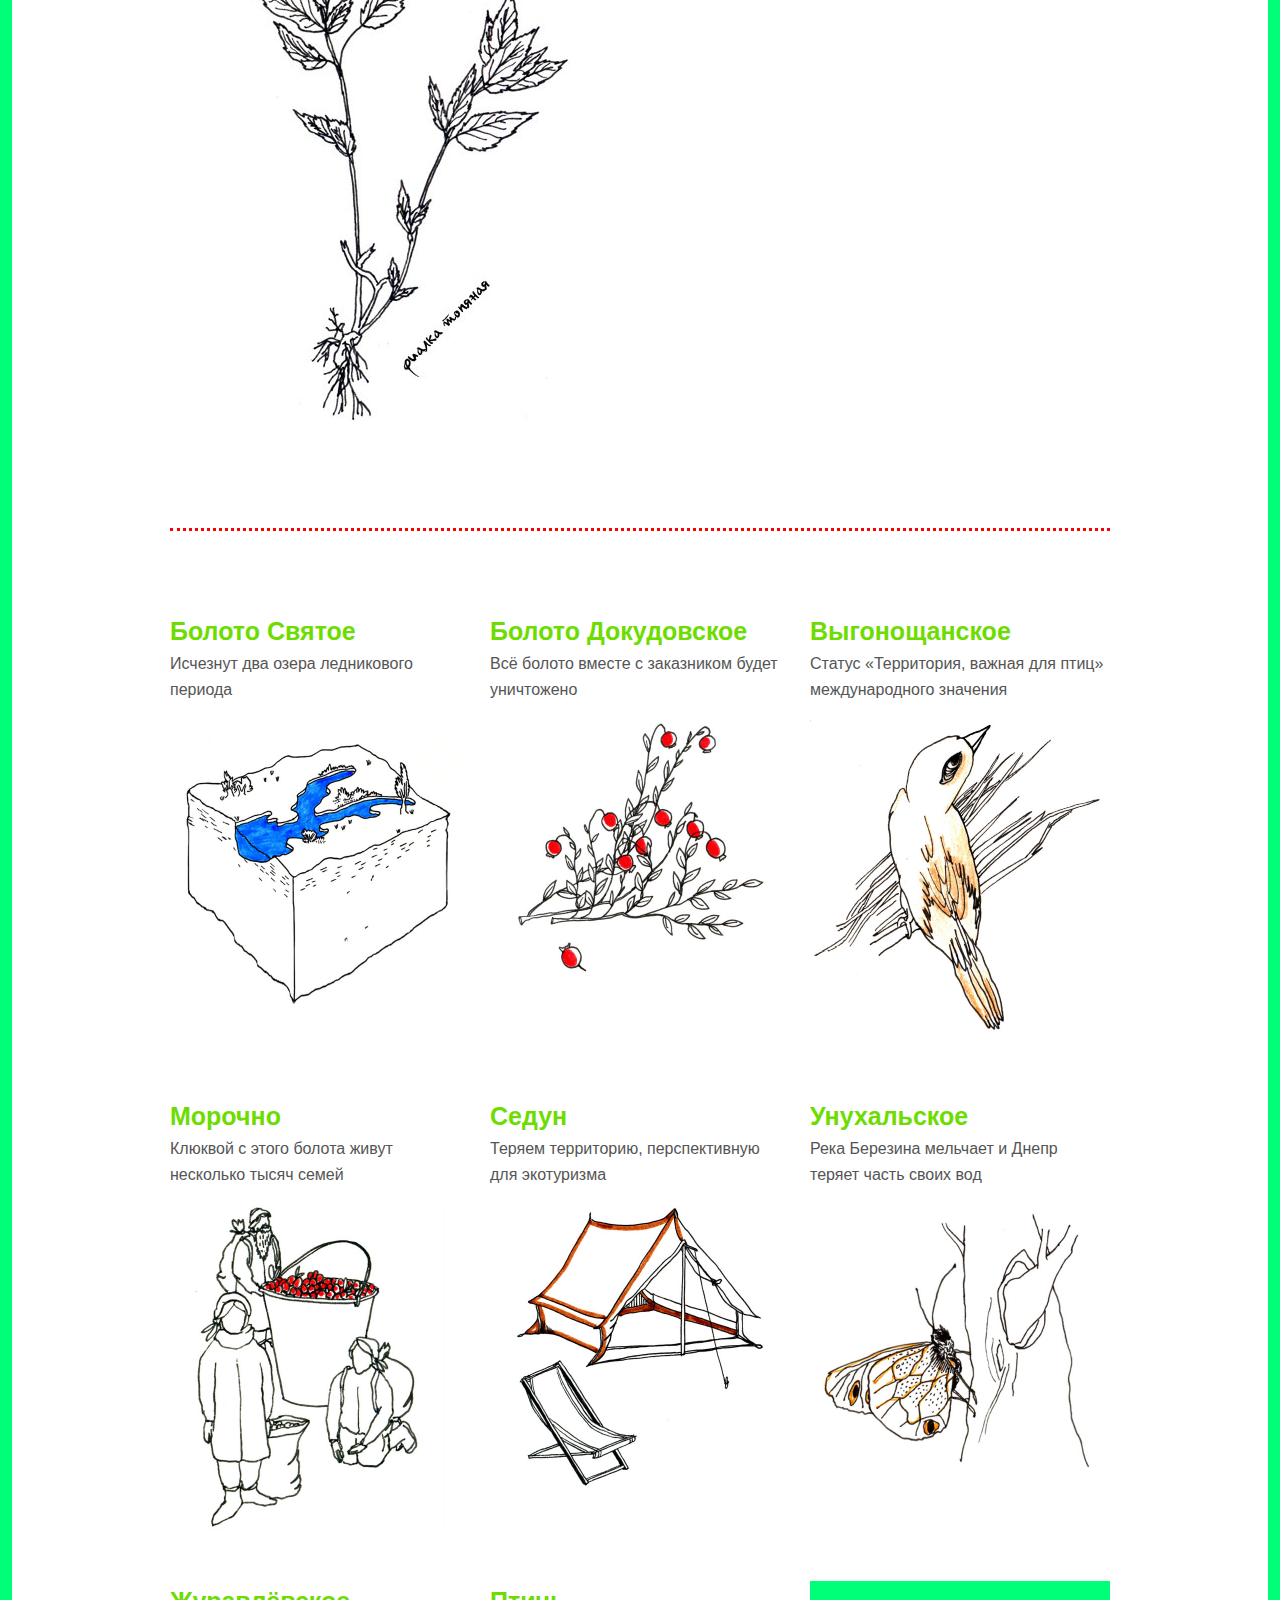
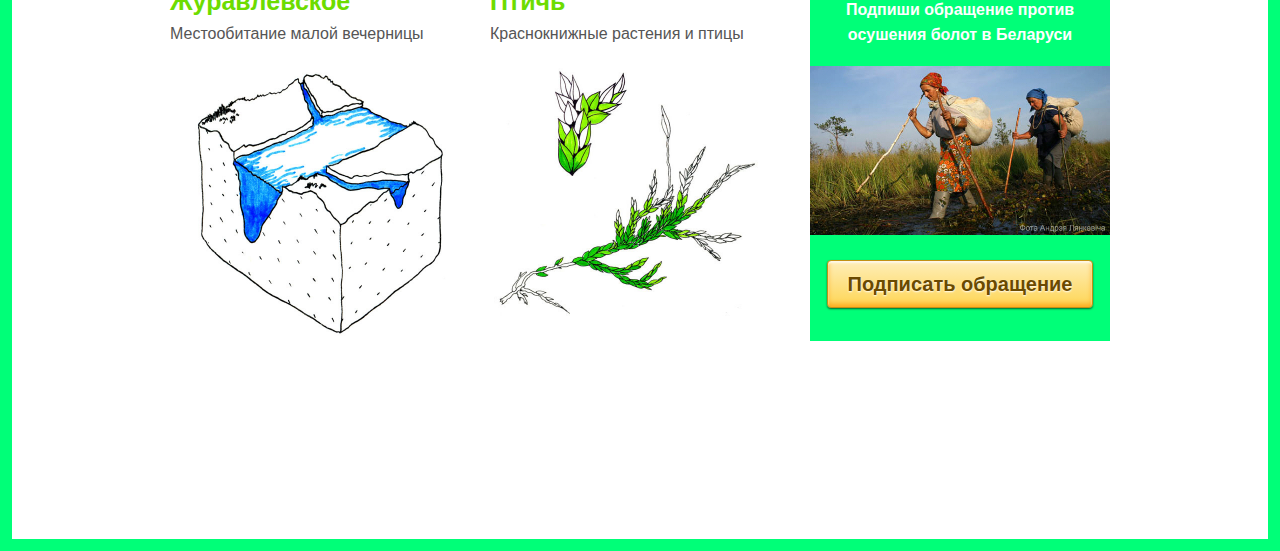
<file: 8-ptic.html>
<!doctype html>
<!-- paulirish.com/2008/conditional-stylesheets-vs-css-hacks-answer-neither/ -->
<!--[if lt IE 7]> <html class="no-js ie6 oldie" lang="en"> <![endif]-->
<!--[if IE 7]>    <html class="no-js ie7 oldie" lang="en"> <![endif]-->
<!--[if IE 8]>    <html class="no-js ie8 oldie" lang="en"> <![endif]-->
<!--[if IE 9]>    <html class="no-js ie9" lang="en" itemscope itemtype="http://schema.org/Product"> <![endif]-->
<!-- Consider adding an manifest.appcache: h5bp.com/d/Offline -->
<!--[if gt IE 9]><!--> <html class="no-js" lang="en" itemscope itemtype="http://schema.org/Product"> <!--<![endif]-->
<head>
  <meta charset="utf-8">

  <!-- Use the .htaccess and remove these lines to avoid edge case issues.
       More info: h5bp.com/b/378 -->
  <meta http-equiv="X-UA-Compatible" content="IE=edge,chrome=1">

  <title>Болото Птичь</title>
  <meta name="description" content="" />
  <meta name="keywords" content="" />
  <meta name="author" content="humans.txt">
  
  <link rel="shortcut icon" href="favicon.png" type="image/x-icon" />
  
  <!--Facebook Metadata /-->
  <meta property="fb:page_id" content="" />
	<meta property="og:image" content="" />
	<meta property="og:description" content=""/>
	<meta property="og:title" content=""/>
  
  <!--Google+ Metadata /-->
	<meta itemprop="name" content="">
	<meta itemprop="description" content="">
	<meta itemprop="image" content="">

  <!-- Mobile viewport optimized: j.mp/bplateviewport -->
  <meta name="viewport" content="width=device-width,initial-scale=1">

  <!-- Place favicon.ico and apple-touch-icon.png in the root directory: mathiasbynens.be/notes/touch-icons -->

  <!-- CSS: implied media=all -->
  <!-- CSS concatenated and minified via ant build script-->
  <!-- <link rel="stylesheet" href="css/minified.css"> -->
  
  <!-- CSS imports non-minified for staging, minify before moving to production-->
  <link rel="stylesheet" href="css/imports.css">
  <!-- end CSS-->

  <!-- More ideas for your <head> here: h5bp.com/d/head-Tips -->

  <!-- All JavaScript at the bottom, except for Modernizr / Respond.
       Modernizr enables HTML5 elements & feature detects; Respond is a polyfill for min/max-width CSS3 Media Queries
       For optimal performance, use a custom Modernizr build: www.modernizr.com/download/ -->
  <script src="js/libs/modernizr-2.0.6.min.js"></script>

<!-- VK widget-->
<script type="text/javascript" src="//vk.com/js/api/openapi.js?75"></script>

<script type="text/javascript">
  VK.init({apiId: 3365099, onlyWidgets: true});
</script><!-- /VK widget-->

</head>

<body>

  <div class="container">

  	<div class="row">

		<div id="nav">
				<ul>
					<li><a href="http://bahna.land/o-nas/istorija/" title="Подробнее об осушении болот в Беларуси" class="black" target="_blank">О проблеме</a></li>\
					<li><a href="http://www.change.org/sohranim-belorusskie-bolota" title="Поддержите болота — оставьте свою подпись" target="_blank">Подписать открытое обращение</a></li>/
					<li><a href="http://bahna.land" title="Блог инициативы по защите болот от осушения" class="black" target="_blank">Блог</a></li>/
					<li><a href="mailto:bahna.land@gmail.com" title="Написать письмо" class="black">Написать нам</a></li>
				</ul>
		</div>


  	  <div class="twelve special head">
  	  	<h1><a href="index.html" title="Вернуться на главную"><img src="img/wetlib/title.jpg" alt="Восемь болот"/><span style="display:none;">Восемь болот</span></a></h1>
  	  </div>
  	</div>

  	<div class="row">
	    <div class="twelve columns post">
	    	<h3>Болото Птичь</h3>
			<p class="lead">Ландшафтный заказник местного значения «Ветеревичский». Находится в Пуховичском районе в подзоне елово-грабовых дубрав, но сегодня твердолиственные породы (дуб, клён, ясень) не имеют условий для успешного произрастания, так как недостаточно богаты почвенные условия из-за понижения уровня грунтовых вод.</p>
            

			<!-- start table -->
    <div class="row" style="margin-top: 2em; clear: both;">
    	<div class="five columns">
    	<p style="font-size: 200%; line-height: 1.2em;"><a href="http://redbook.minpriroda.by/animalsinfo.html?id=20">Большая выпь</a>, <a href="http://redbook.minpriroda.by/animalsinfo.html?id=34">орлан-белохвост</a>, <a href="http://redbook.minpriroda.by/animalsinfo.html?id=35">змееяд</a>, <a href="http://redbook.minpriroda.by/animalsinfo.html?id=36">полевой лунь</a>, <a href="http://redbook.minpriroda.by/animalsinfo.html?id=37">малый подорлик</a>, <a href="http://redbook.minpriroda.by/animalsinfo.html?id=38">большой подорлик</a>, <a href="http://redbook.minpriroda.by/animalsinfo.html?id=71">воробьиный сыч</a>, <a href="http://redbook.minpriroda.by/animalsinfo.html?id=74">бородатая неясыть</a>.</p>	
    	</div>
      <div class="seven columns">     	
        <p style="text-align: left;"><img src="img/8/birds.jpg"></p>
      </div>
    </div> 
            
            
	<div class="row" style="margin-top: 2em;">
    	<div class="seven columns">
    		<p style="text-align: right;"><img src="img/8/plants.jpg"></p>
    	</div>
      <div class="five columns">
      	<p style="font-size: 200%; line-height: 1.2em;"><a href="http://redbook.minpriroda.by/plantsinfo.html?id=37">Фиалка топяная</a>, <a href="http://redbook.minpriroda.by/plantsinfo.html?id=80">горечавочка горьковатая</a>, <a href="http://redbook.minpriroda.by/plantsinfo.html?id=90">мытник скипетровидный</a>, <a href="http://redbook.minpriroda.by/plantsinfo.html?id=125">лук медвежий</a>, <a href="http://redbook.minpriroda.by/plantsinfo.html?id=197">крито-гипнум мельчайший</a>.</p>
      </div>
    </div>             
            
            
 
			<!-- end of table-->
			
			
	    </div>
    </div>

<!-- Paste content from index.html here -->

<div class="row">
	<div class="four columns">
		<h4><a href="1-svyatoe.html">Болото Святое</a></h4>
		<p>Исчезнут два озера ледникового периода</p>
		<p><a href="1-svyatoe.html"><img src="img/wetlib/1.jpg" onMouseOver="this.src='img/wetlib/1_hover.jpg'" onMouseOut="this.src='img/wetlib/1.jpg'"/></a></p>
	</div>
	<div class="four columns">
		<h4><a href="2-dokudovskoe.html">Болото Докудовское</a></h4>
		<p>Всё болото вместе с заказником будет уничтожено</p>
		<p><a href="2-dokudovskoe.html"><img src="img/wetlib/2.jpg" onMouseOver="this.src='img/wetlib/2_hover.jpg'" onMouseOut="this.src='img/wetlib/2.jpg'"/></a></p>
	</div>
	<div class="four columns">
		<h4><a href="3-vygonowanskoe.html">Выгонощанское</a></h4>
		<p>Cтатус «Территория, важная для птиц» международного значения</p>
		<p><a href="3-vygonowanskoe.html"><img src="img/wetlib/3.jpg" onMouseOver="this.src='img/wetlib/3_hover.jpg'" onMouseOut="this.src='img/wetlib/3.jpg'"/></a></p>
	</div>
</div>

<div class="row">
	<div class="four columns">
		<h4><a href="4-morocno.html">Морочно</a></h4>
		<p>Клюквой с этого болота живут несколько тысяч семей</p>
		<p><a href="4-morocno.html"><img src="img/wetlib/4.jpg" onMouseOver="this.src='img/wetlib/4_hover.jpg'" onMouseOut="this.src='img/wetlib/4.jpg'"/></a></p>
	</div>
	<div class="four columns">
		<h4><a href="5-sedun.html">Седун</a></h4>
		<p>Теряем территорию, перспективную для экотуризма</p>
		<p><a href="5-sedun.html"><img src="img/wetlib/5.jpg" onMouseOver="this.src='img/wetlib/5_hover.jpg'" onMouseOut="this.src='img/wetlib/5.jpg'"/></a></p>
	</div>
	<div class="four columns">
		<h4><a href="6-unuhalskoe.html">Унухальское</a></h4>
		<p>Река Березина мельчает и Днепр теряет часть своих вод</p>
		<p><a href="6-unuhalskoe.html"><img src="img/wetlib/6.jpg" onMouseOver="this.src='img/wetlib/6_hover.jpg'" onMouseOut="this.src='img/wetlib/6.jpg'"/></a></p>
	</div>
</div>

<div class="row">
	<div class="four columns">
		<h4><a href="7-zuravlevskoe.html">Журавлёвское</a></h4>
		<p>Местообитание малой вечерницы</p>
		<p><a href="7-zuravlevskoe.html"><img src="img/wetlib/7.jpg" onMouseOver="this.src='img/wetlib/7_hover.jpg'" onMouseOut="this.src='img/wetlib/7.jpg'"/></a></p>
	</div>
	<div class="four columns">
		<h4><a href="8-ptic.html">Птичь</a></h4>
		<p>Краснокнижные растения и птицы</p>
		<p><a href="8-ptic.html"><img src="img/wetlib/8.jpg" onMouseOver="this.src='img/wetlib/8_hover.jpg'" onMouseOut="this.src='img/wetlib/8.jpg'"/></a></p>
	</div>
	<div class="four columns" style="background: #00ff78; color: white; font-weight: bold; height: 360px; padding: 0em; text-align: center;">
		<p style="padding:1em 1em 0 1em;">Подпиши обращение против осушения болот в Беларуси</p>
		<p><a href="http://www.change.org/sohranim-belorusskie-bolota" target="_blank"><img src="img/wetlib/9.jpg"/></a></p>
		<p class="btn tertiary"><a href="http://www.change.org/sohranim-belorusskie-bolota" target="_blank">Подписать обращение</a></p>
	</div>
</div>

<div class="row" style="margin-bottom: 3em;">
    <div class="twelve columns">
    	<div class="fb-like" data-href="http://eightwetlands.by/" data-send="true" data-width="450" data-show-faces="true" data-font="lucida grande"></div><br /><br />
		<div id="vk_like"></div>
		<script type="text/javascript">
		VK.Widgets.Like("vk_like", {type: "button", verb: 1});
		</script>
    </div>
</div>


  </div> <!--! end of #container -->

  <!-- JavaScript at the bottom for fast page loading -->

  <!-- Grab Google CDN's jQuery, with a protocol relative URL; fall back to local if offline -->
  <script src="http://ajax.googleapis.com/ajax/libs/jquery/1.7.2/jquery.min.js"></script>
  <script>window.jQuery || document.write('<script src="js/libs/jquery-1.7.2.min.js"><\/script>')</script>

  <script src="js/libs/gumby.min.js"></script>
  <script src="js/plugins.js"></script>
  <script src="js/main.js"></script>
  <!-- end scripts-->


  <!-- Prompt IE 6 users to install Chrome Frame. We suggest that you not support IE 6.
       chromium.org/developers/how-tos/chrome-frame-getting-started -->
  <!--[if lt IE 7 ]>
    <script src="//ajax.googleapis.com/ajax/libs/chrome-frame/1.0.3/CFInstall.min.js"></script>
    <script>window.attachEvent('onload',function(){CFInstall.check({mode:'overlay'})})</script>
  <![endif]-->
  
  <!-- Social Widget Rendering Javascript /-->
  <script src="http://platform.twitter.com/widgets.js"></script>
  <script src="http://connect.facebook.net/en_US/all.js#xfbml=1"></script>
  <script type="text/javascript">
    (function() {
      var po = document.createElement('script'); po.type = 'text/javascript'; po.async = true;
      po.src = 'https://apis.google.com/js/plusone.js';
      var s = document.getElementsByTagName('script')[0]; s.parentNode.insertBefore(po, s);
    })();
  </script>
  <!-- End Social Widget Rendering Javascript /-->

  <!-- Google Analytics-->
<script type="text/javascript">

  var _gaq = _gaq || [];
  _gaq.push(['_setAccount', 'UA-37694125-1']);
  _gaq.push(['_trackPageview']);

  (function() {
    var ga = document.createElement('script'); ga.type = 'text/javascript'; ga.async = true;
    ga.src = ('https:' == document.location.protocol ? 'https://ssl' : 'http://www') + '.google-analytics.com/ga.js';
    var s = document.getElementsByTagName('script')[0]; s.parentNode.insertBefore(ga, s);
  })();

</script>
 <!-- End of Google Analytics-->
</body>
</html>
</file>
<file: css/imports.css>
@import url('gumby.css');
@import url('ui.css');
@import url('style.css');
@import url('text.css');
</file>
